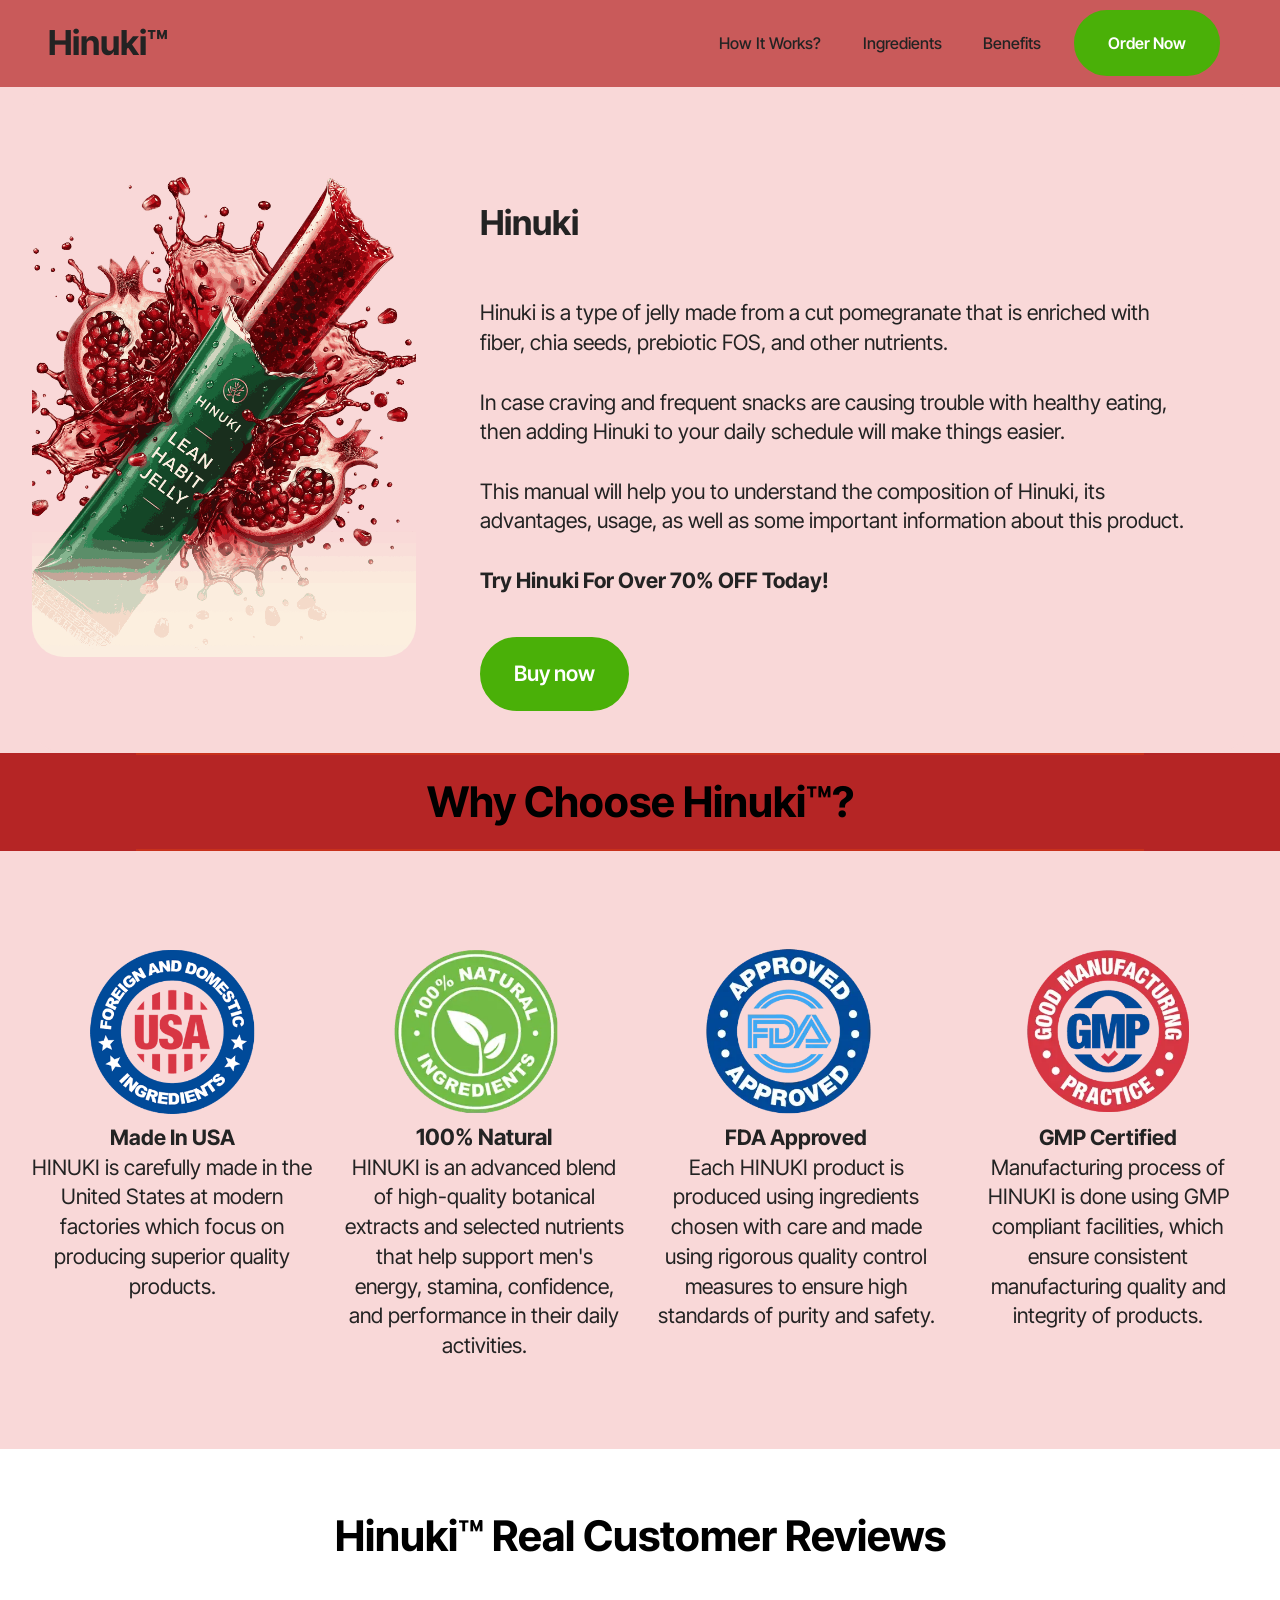
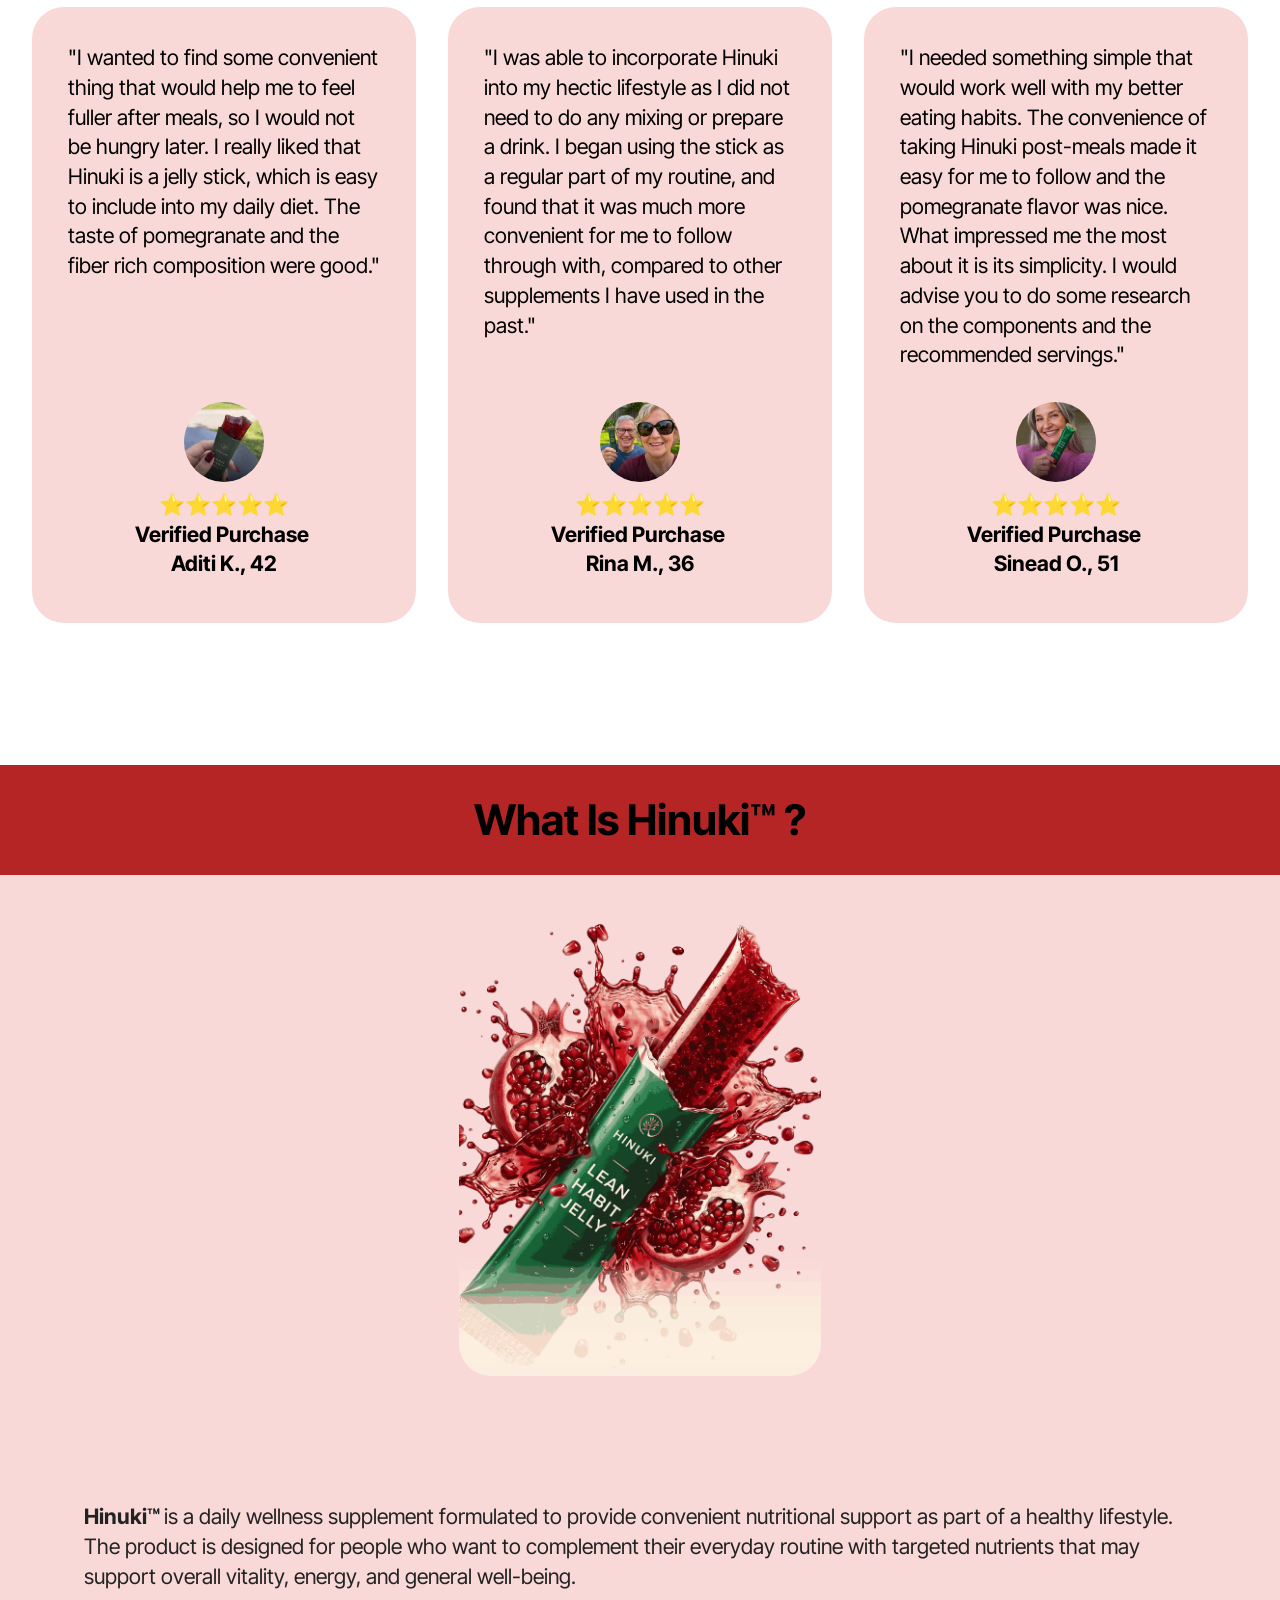
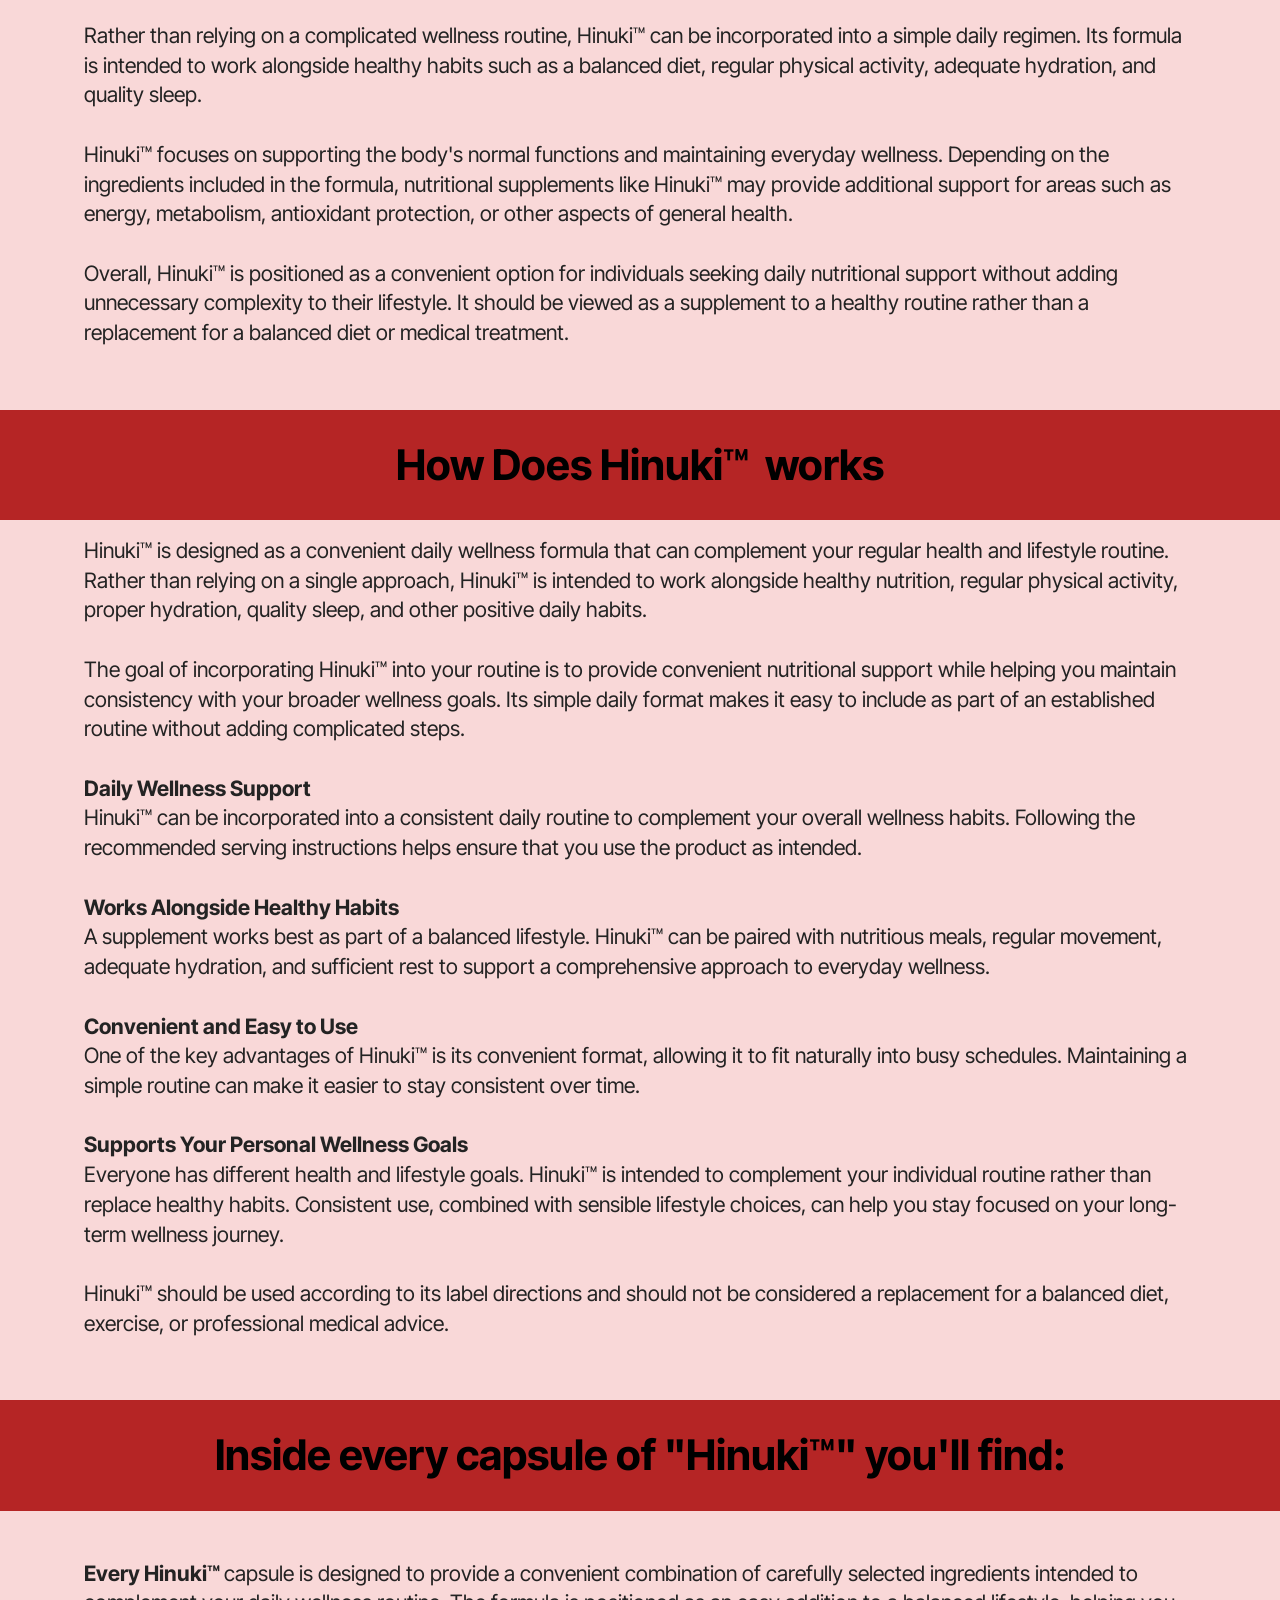
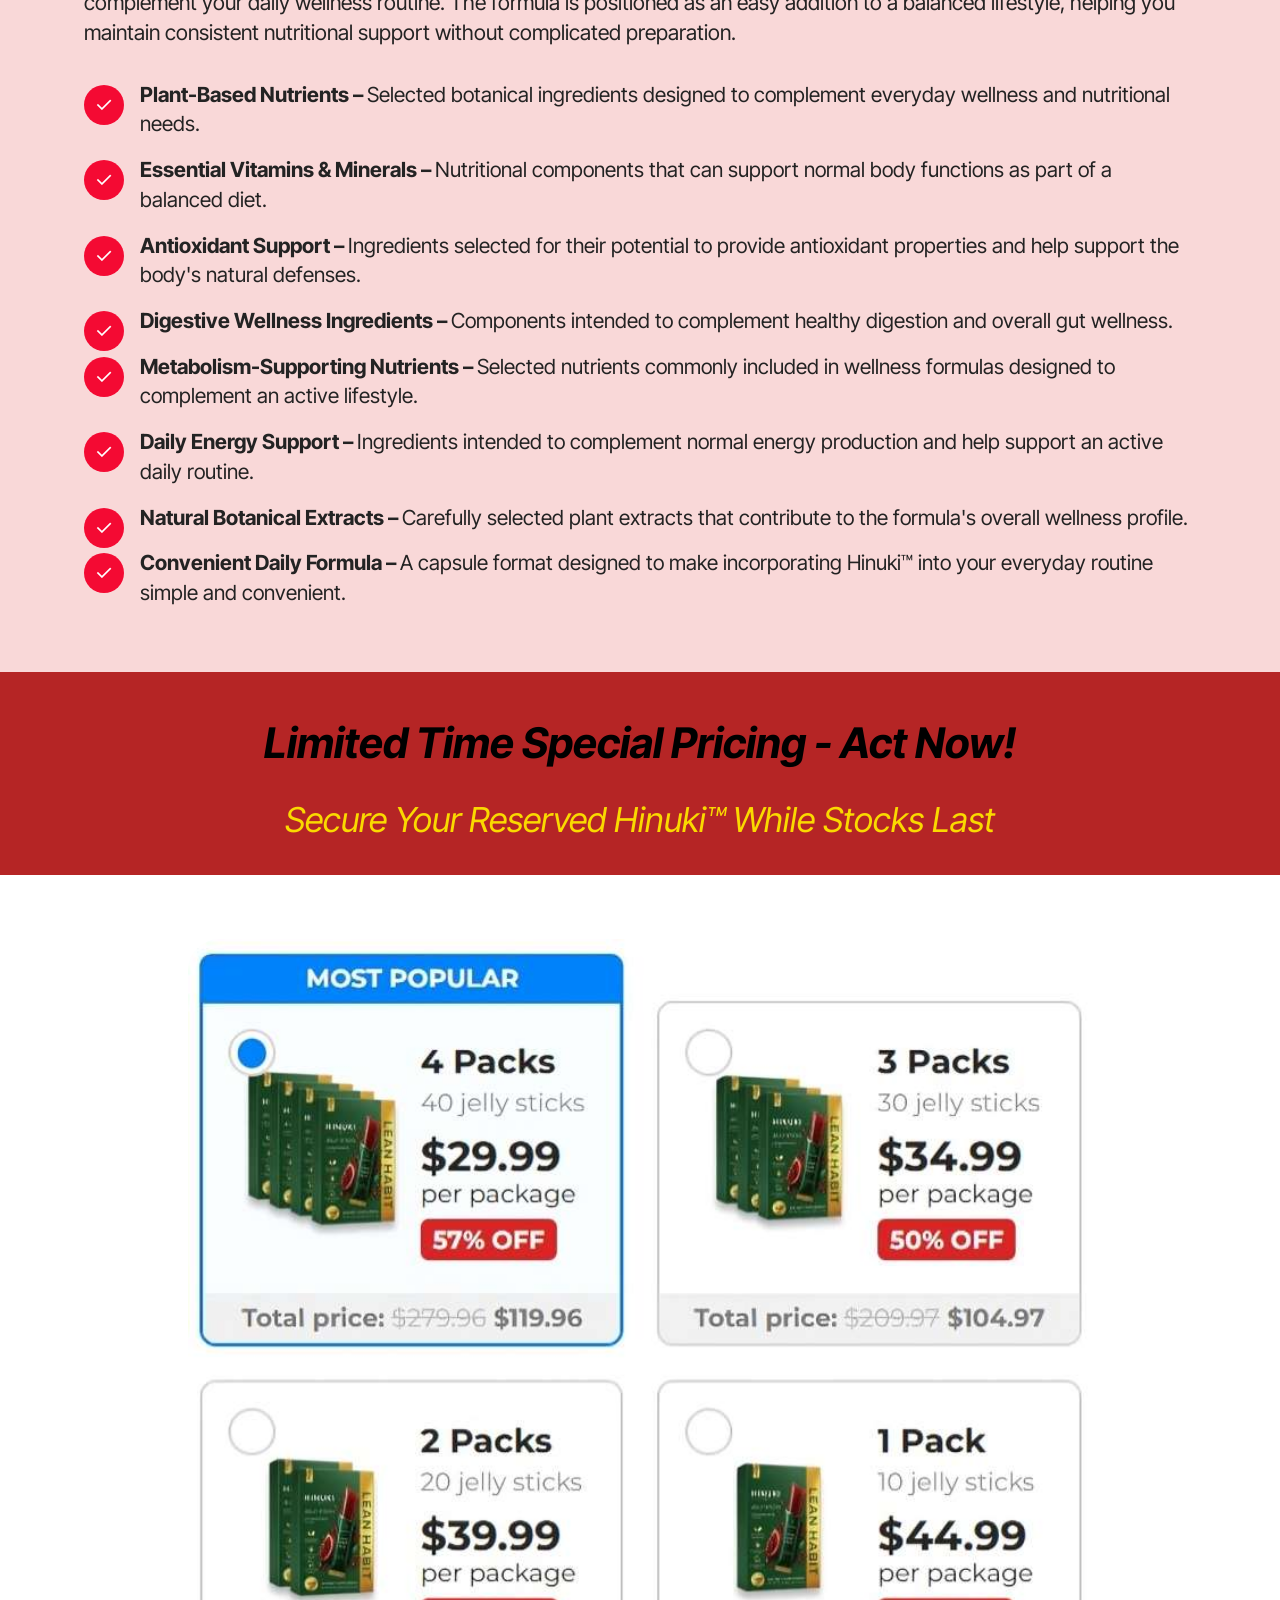
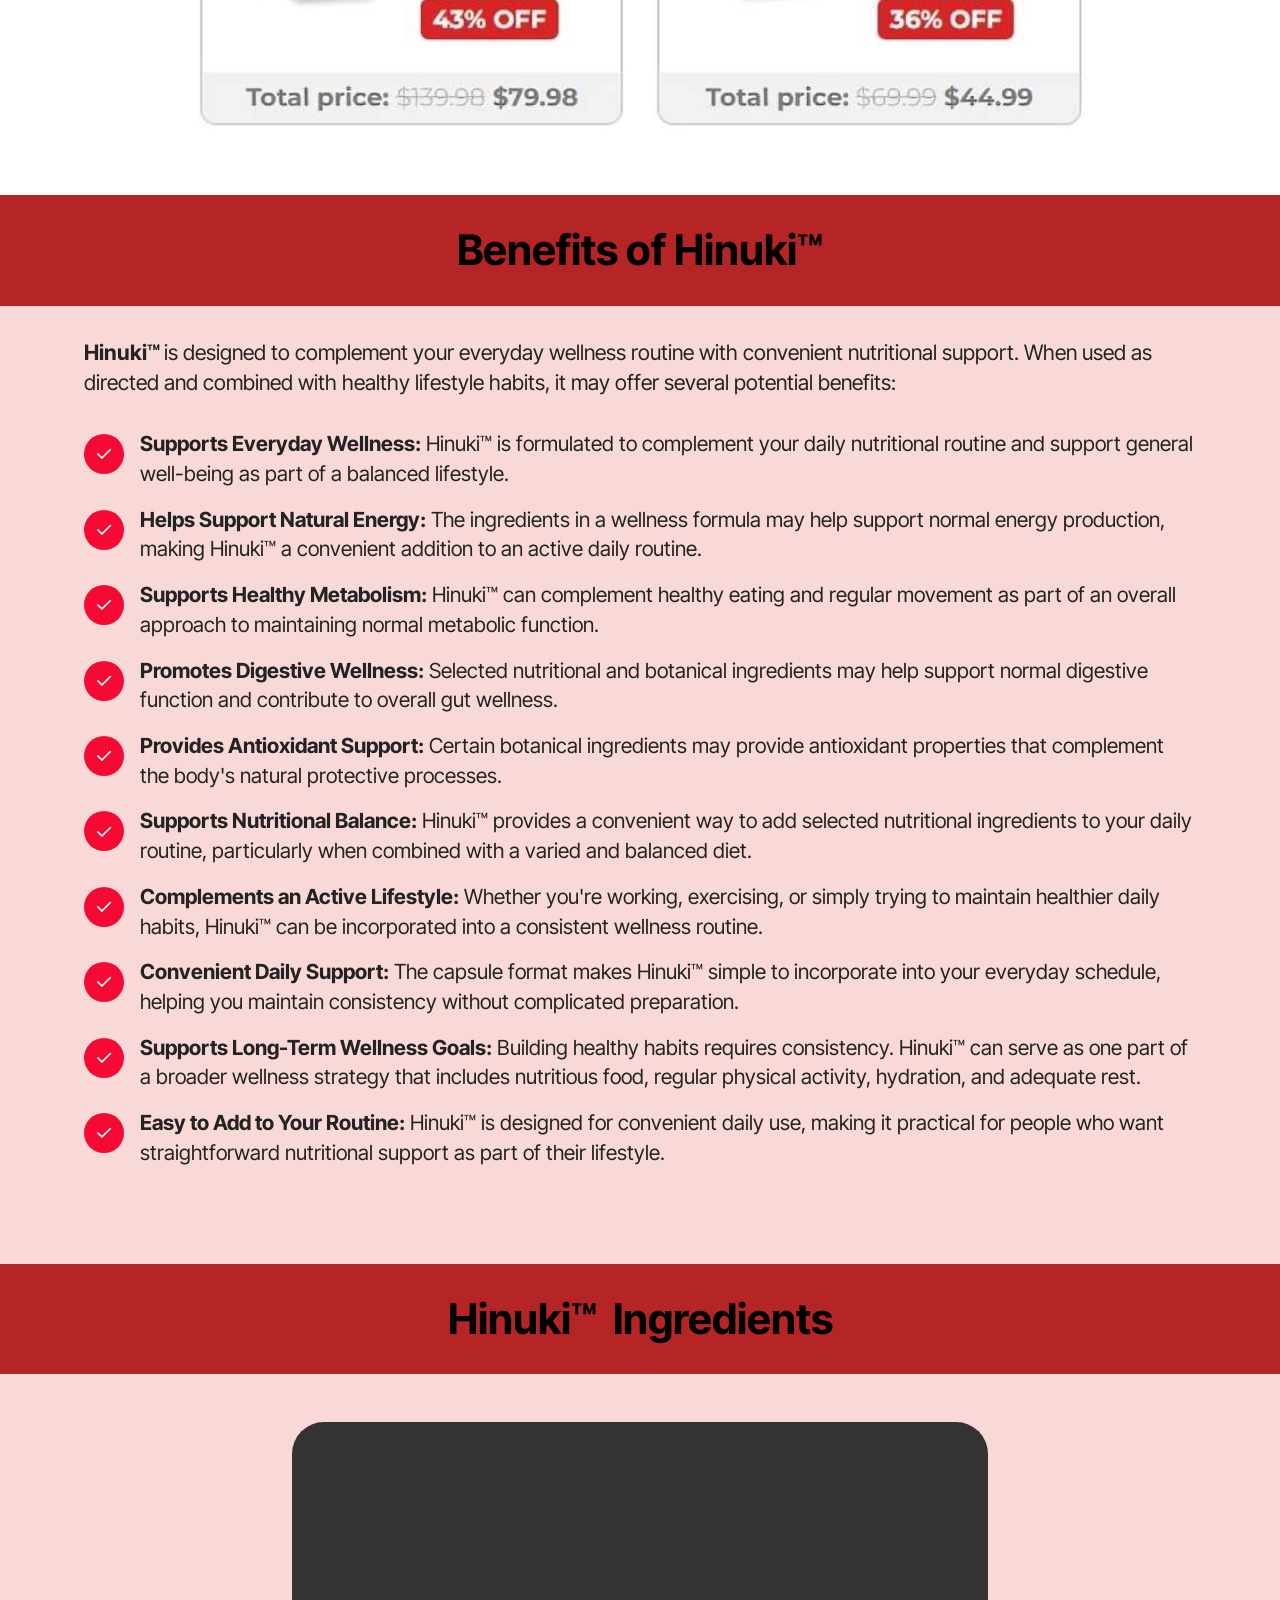
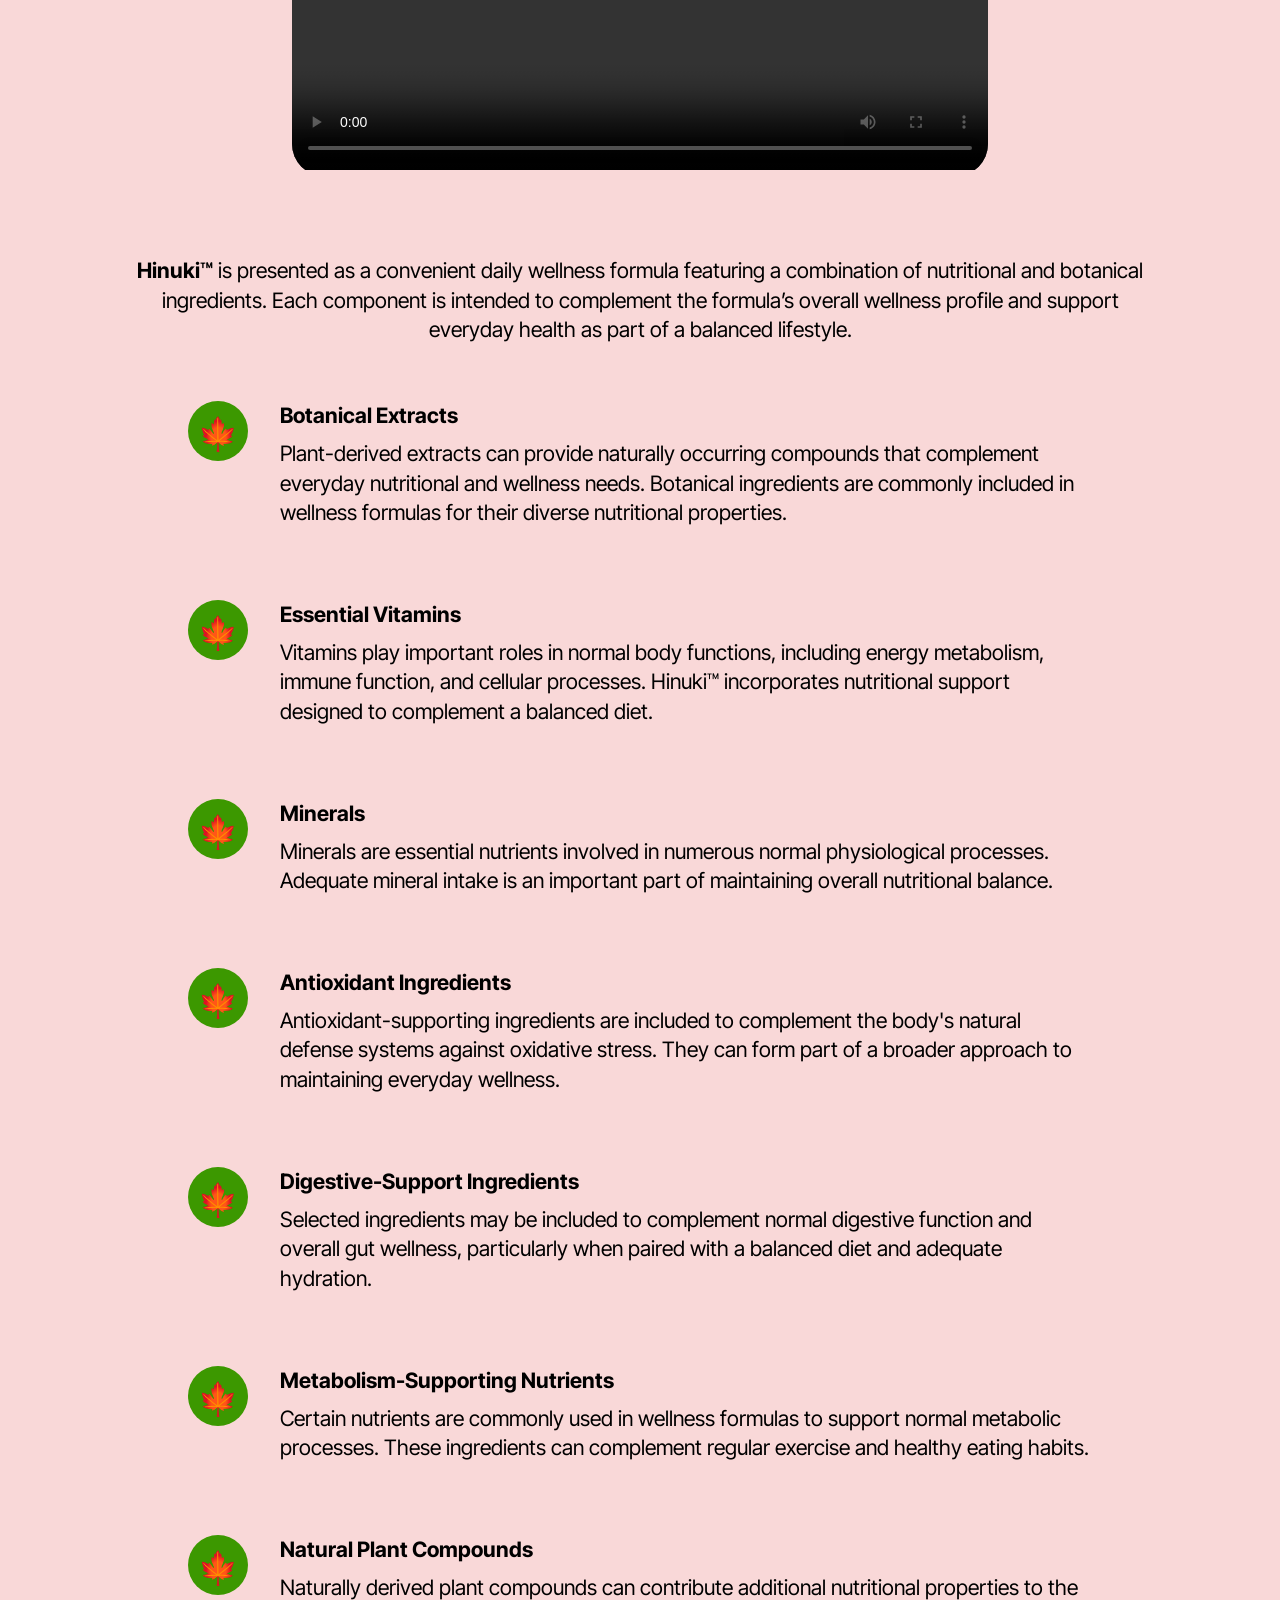
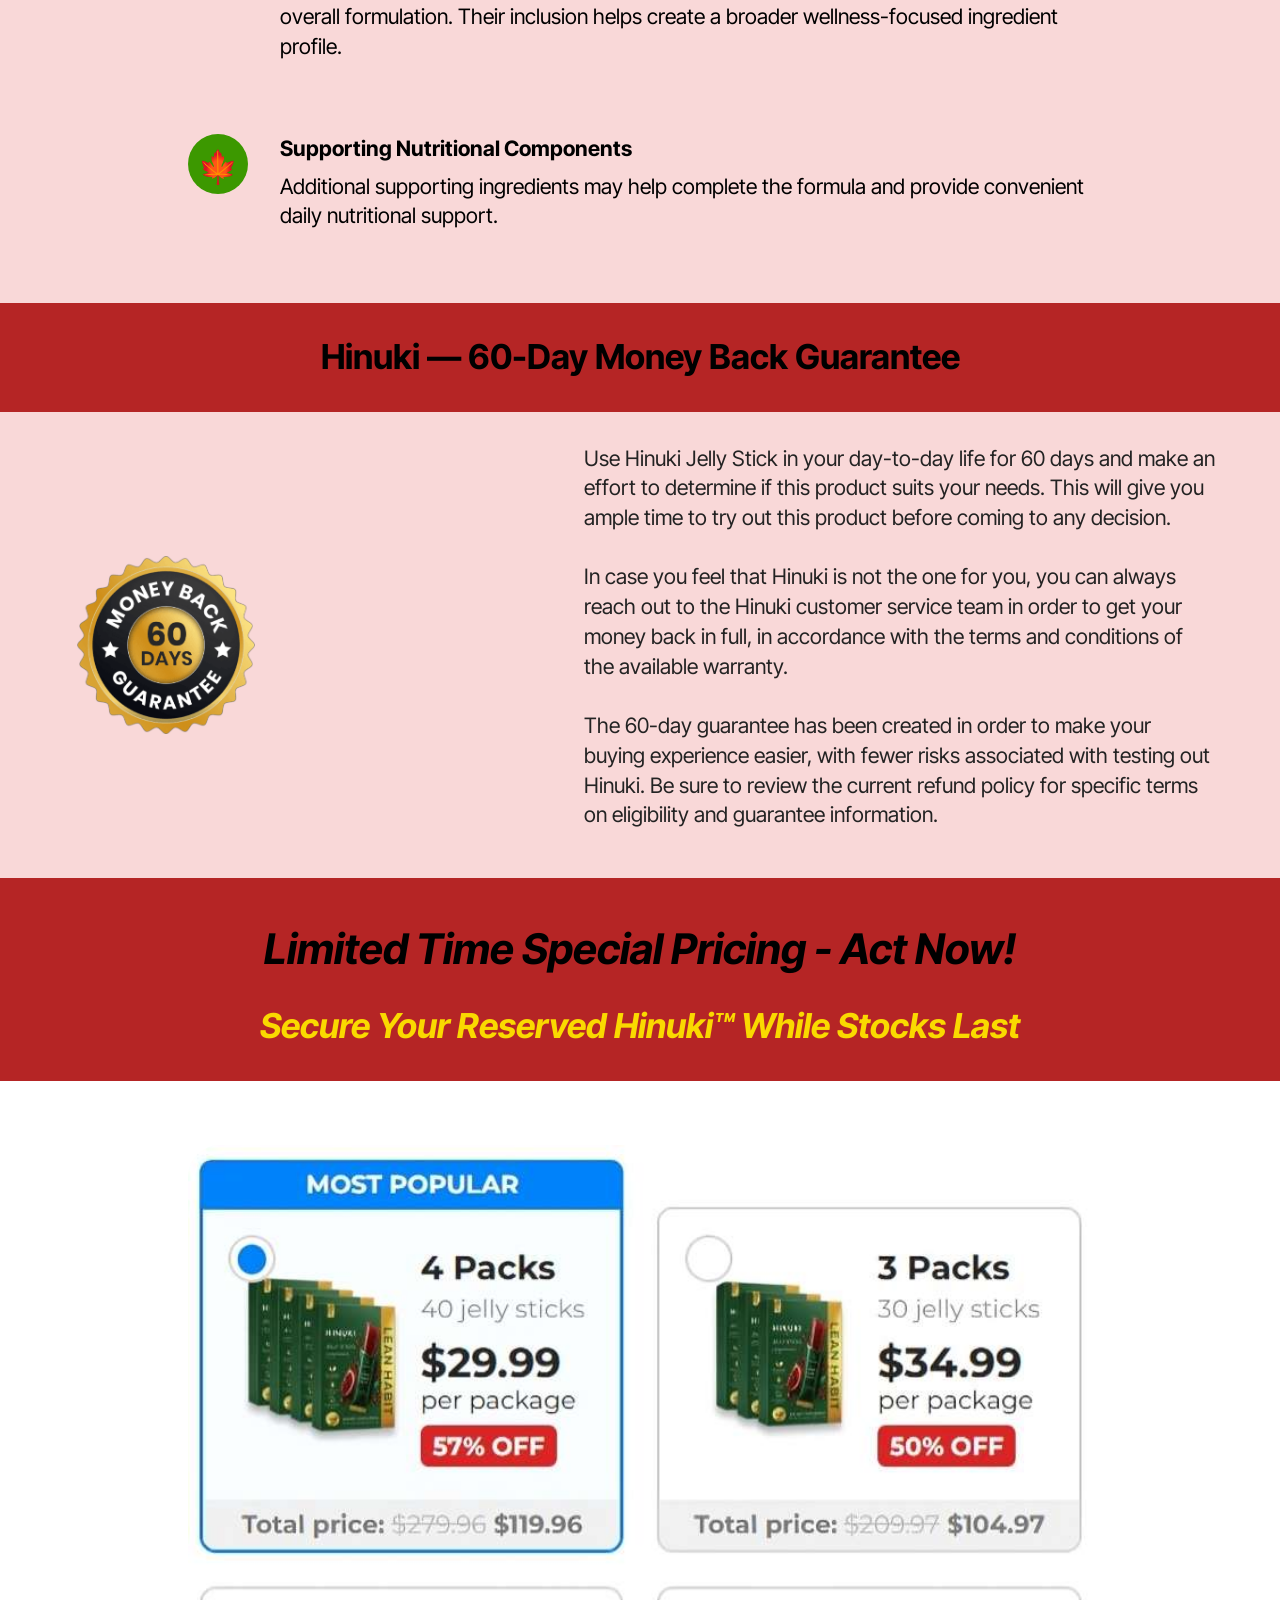
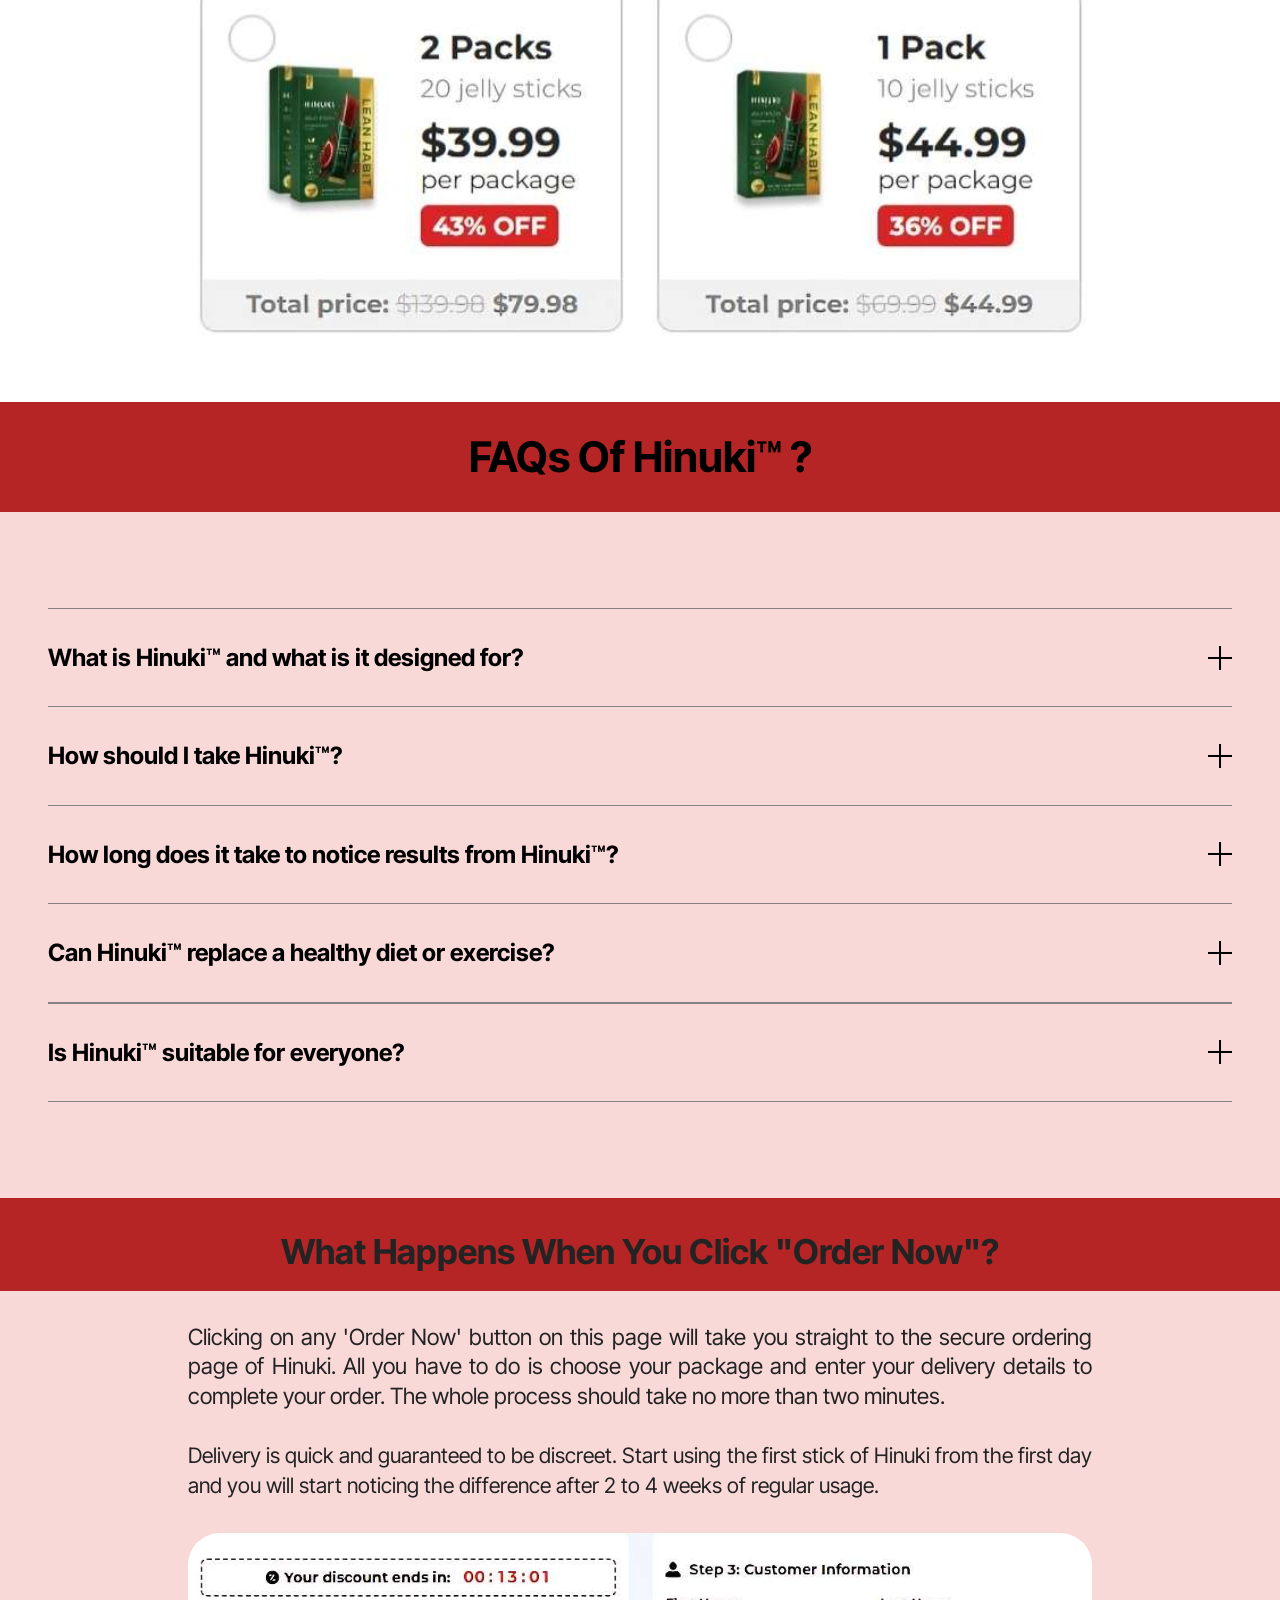
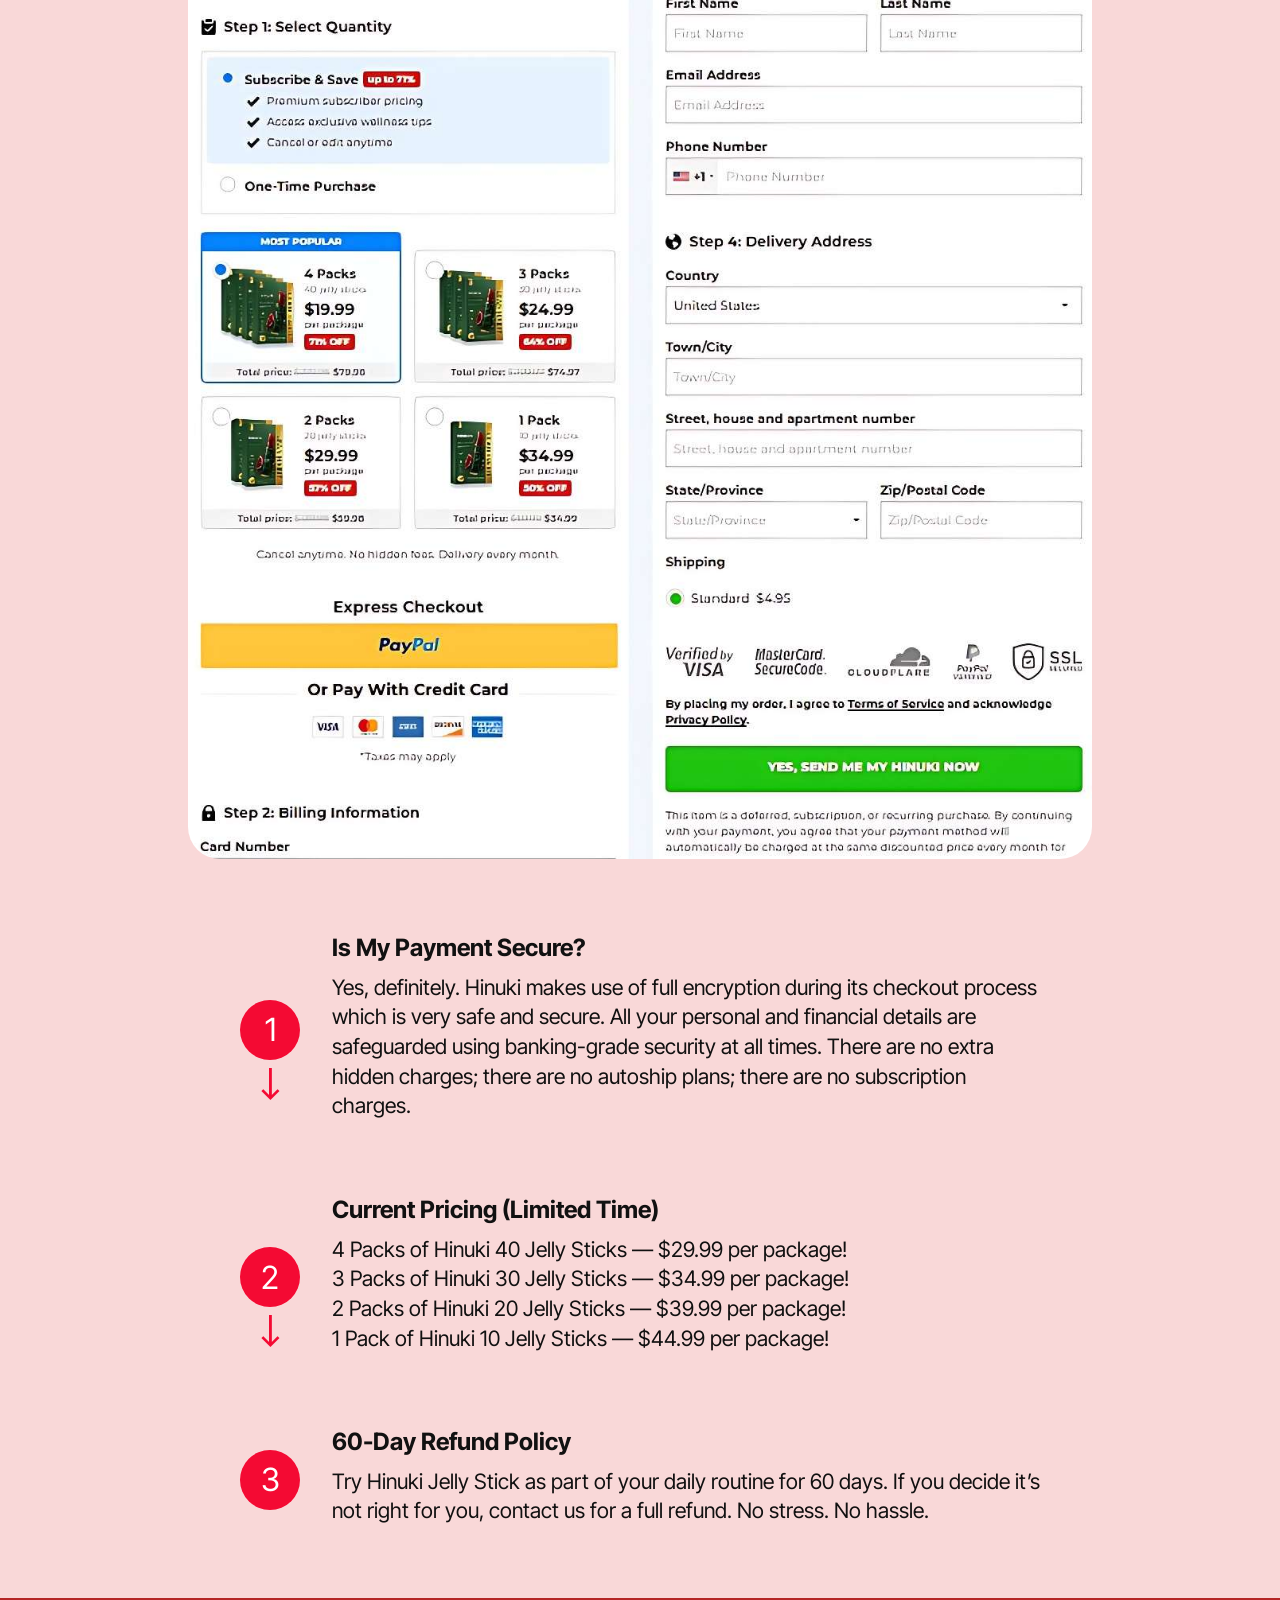
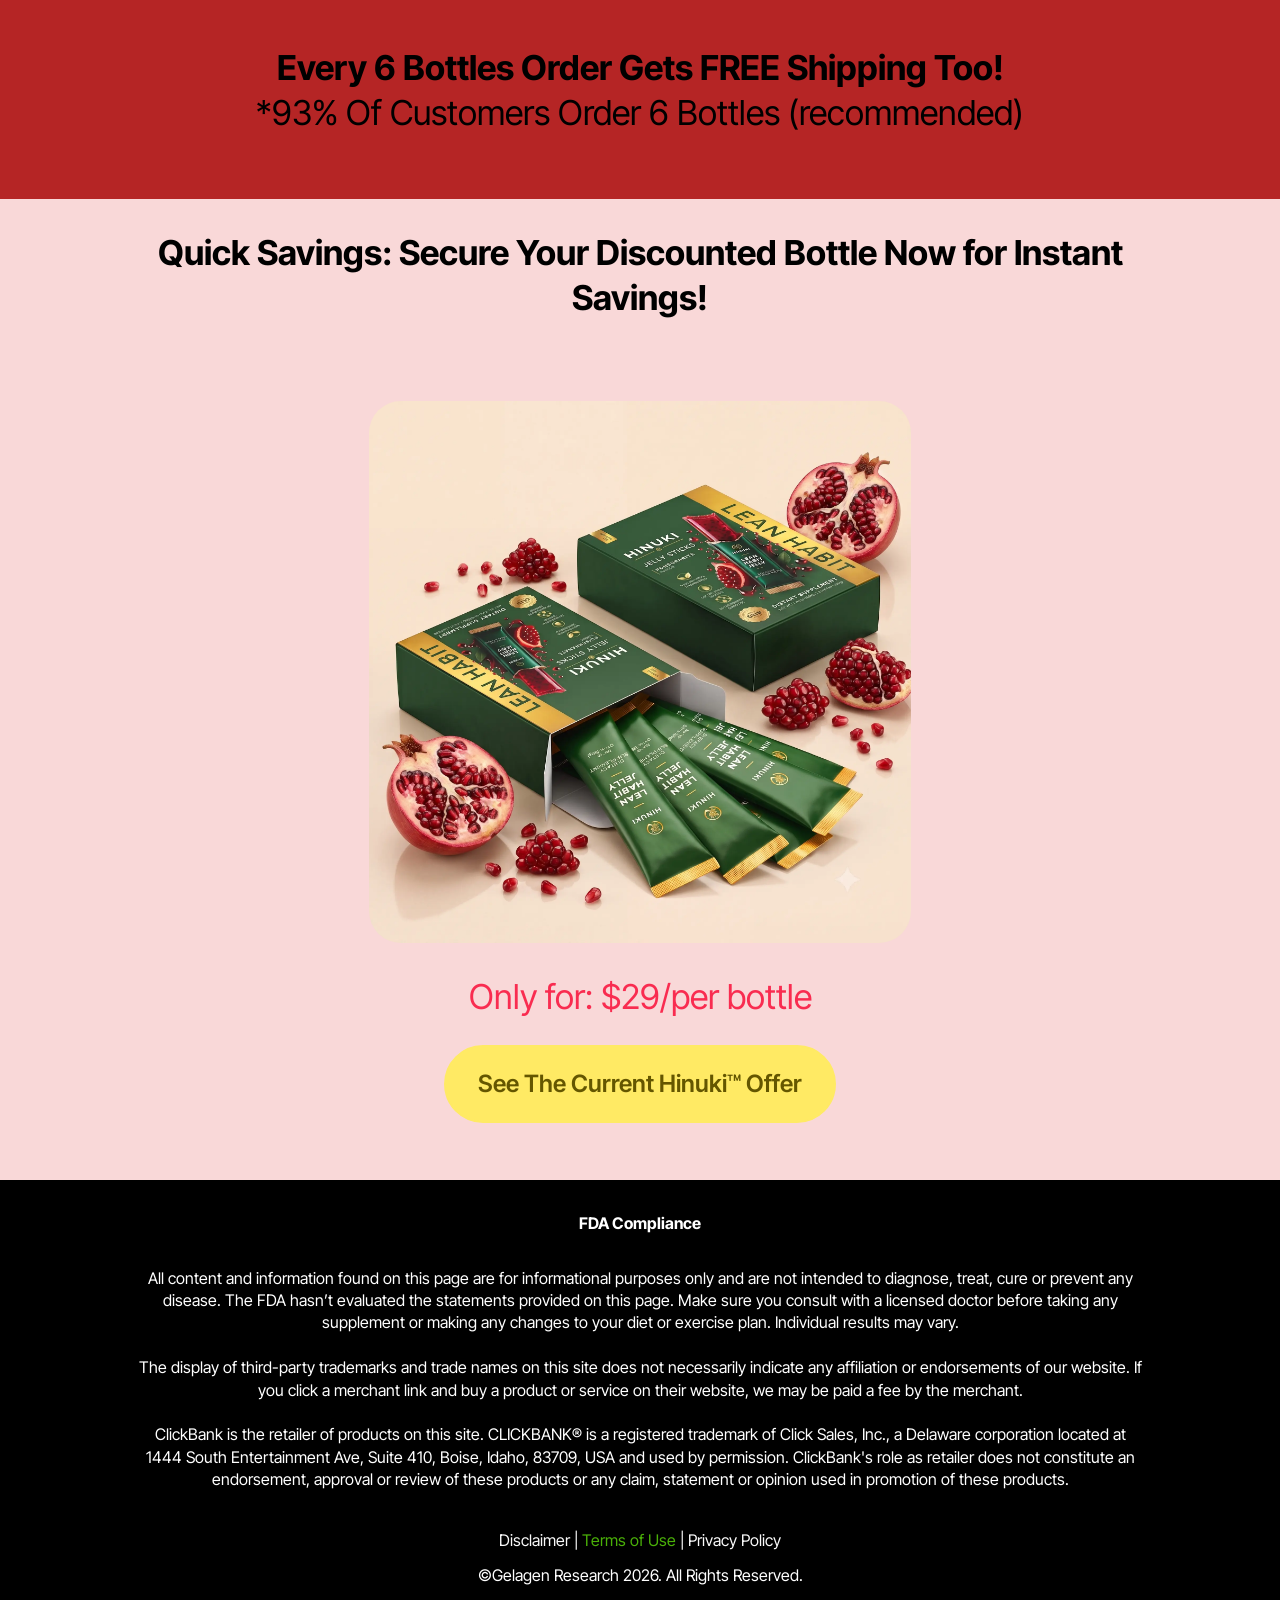
<file: index.html>
<!DOCTYPE html>
<html  lang="en">
<head>
  <!-- Site made with Mobirise Website Builder v6.1.12, https://mobirise.com -->
  <meta charset="UTF-8">
  <meta http-equiv="X-UA-Compatible" content="IE=edge">
  <meta name="generator" content="Mobirise v6.1.12, mobirise.com">
  <meta name="twitter:card" content="summary_large_image"/>
  <meta name="twitter:image:src" content="assets/images/index-meta.webp">
  <meta property="og:image" content="assets/images/index-meta.webp">
  <meta name="twitter:title" content="Hinuki™ – Daily Wellness Support for a Healthier You">
  <meta name="viewport" content="width=device-width, initial-scale=1, minimum-scale=1">
  <link rel="shortcut icon" href="assets/images/hinuki-sticks-pakage-1.webp" type="image/x-icon">
  <meta name="description" content="Discover Hinuki™ Daily Wellness Support, a convenient supplement designed to complement your healthy lifestyle and help you maintain your daily wellness routine with ease.">
  
  
  <title>Hinuki™ – Daily Wellness Support for a Healthier You</title>
  <link rel="stylesheet" href="assets/web/assets/mobirise-icons2/mobirise2.css">
  <link rel="stylesheet" href="assets/web/assets/mobirise-icons/mobirise-icons.css">
  <link rel="stylesheet" href="assets/bootstrap/css/bootstrap.min.css">
  <link rel="stylesheet" href="assets/dropdown/css/style.css">
  <link rel="stylesheet" href="assets/socicon/css/styles.css">
  <link rel="stylesheet" href="assets/theme/css/style.css">
  <link rel="preload" href="https://fonts.googleapis.com/css?family=Inter+Tight:100,200,300,400,500,600,700,800,900,100i,200i,300i,400i,500i,600i,700i,800i,900i&display=swap" as="style" onload="this.onload=null;this.rel='stylesheet'">
  <noscript><link rel="stylesheet" href="https://fonts.googleapis.com/css?family=Inter+Tight:100,200,300,400,500,600,700,800,900,100i,200i,300i,400i,500i,600i,700i,800i,900i&display=swap"></noscript>
  <link rel="preload" as="style" href="assets/mobirise/css/mbr-additional.css?v=cbcJIG"><link rel="stylesheet" href="assets/mobirise/css/mbr-additional.css?v=cbcJIG" type="text/css">
<meta name="msvalidate.01" content="E1C683F4EFB1ADD5ABCEF03F91AA41EB" />
	<meta name="google-site-verification" content="4bTPPsSgGg9mrN9ppGhdz5BRyaK9BWV9diWJw_Lr8Sk" />
  
  
  <meta name="keywords" content="prosta defend, prostadefend, prosta defend supplement, prosta defend pills">
 <meta name="author" content="prosta defend">
		
 <link rel="canonical" href="" >
</head>
<body>
  
  <section data-bs-version="5.1" class="menu menu2 cid-vvjRE5VQ8q" once="menu" id="menu2-21">
    
    <nav class="navbar navbar-dropdown navbar-expand-lg">
        <div class="container">
            <div class="navbar-brand">
                
                <span class="navbar-caption-wrap"><a class="navbar-caption text-black text-primary display-2" href="https://mwebzuno.com/13456/1282/10/?">Hinuki™<br></a></span>
            </div>
            <button class="navbar-toggler" type="button" data-toggle="collapse" data-bs-toggle="collapse" data-target="#navbarSupportedContent" data-bs-target="#navbarSupportedContent" aria-controls="navbarNavAltMarkup" aria-expanded="false" aria-label="Toggle navigation">
                <div class="hamburger">
                    <span></span>
                    <span></span>
                    <span></span>
                    <span></span>
                </div>
            </button>
            <div class="collapse navbar-collapse" id="navbarSupportedContent">
                <ul class="navbar-nav nav-dropdown" data-app-modern-menu="true"><li class="nav-item"><a class="nav-link link text-black text-primary display-4" href="index.html#header3-1m">How It Works?</a></li>
                    <li class="nav-item"><a class="nav-link link text-black text-primary display-4" href="index.html#features20-x">
                            Ingredients</a></li>
                    <li class="nav-item"><a class="nav-link link text-black text-primary display-4" href="index.html#header3-1n">Benefits</a>
                    </li></ul>
                
                <div class="navbar-buttons mbr-section-btn"><a class="btn btn-primary display-4" href="https://mwebzuno.com/13456/1282/10/?">Order Now</a></div>
            </div>
        </div>
    </nav>
</section>

<section data-bs-version="5.1" class="features7 cid-vvjSD3Nnea" id="features7-22">
    <!---->
    

    
    
    <div class="container">
        <div class="card-wrapper">
            <div class="row align-items-center">
                <div class="col-12 col-lg-4">
                    <div class="image-wrapper">
                        <a href="https://mwebzuno.com/13456/1282/10/?"><img src="assets/images/hinuki.webp" alt="Mobirise Website Builder"></a>
                    </div>
                </div>
                <div class="col-12 col-lg">
                    <div class="text-box">
                        <h5 class="mbr-title mbr-fonts-style display-2">
                            <strong><br></strong><strong><br></strong><strong>Hinuki</strong><br><strong><br></strong></h5>
                        <p class="mbr-text mbr-fonts-style display-7">Hinuki is a type of jelly made from a cut pomegranate that is enriched with fiber, chia seeds, prebiotic FOS, and other nutrients.<br><br>In case craving and frequent snacks are causing trouble with healthy eating, then adding Hinuki to your daily schedule will make things easier.<br><br>This manual will help you to understand the composition of Hinuki, its advantages, usage, as well as some important information about this product.<br><br><strong>Try Hinuki For Over 70% OFF Today!</strong><br></p>
                        
                        <div class="mbr-section-btn pt-3"><a href="https://mwebzuno.com/13456/1282/10/?" class="btn btn-primary display-7">Buy now</a></div>
                    </div>
                </div>
            </div>
        </div>
    </div>
</section>

<section data-bs-version="5.1" class="content6 cid-vvjX7Km81t" id="content6-24">
    
    <div class="container">
        <div class="row justify-content-center">
            <div class="col-md-12 col-lg-10">
                <hr class="line">
                <p class="mbr-text align-center mbr-fonts-style my-4 display-1"><strong>Why Choose&nbsp;Hinuki™?</strong><br></p>
                <hr class="line">
            </div>
        </div>
    </div>
</section>

<section data-bs-version="5.1" class="gallery5 mbr-gallery cid-vvjX5FZ1n5" id="gallery5-23">
    

    
    

    <div class="container">
        
        <div class="row mbr-gallery mt-4">
            <div class="col-12 col-md-6 col-lg-3 item gallery-image active">
                <div class="item-wrapper" data-toggle="modal" data-bs-toggle="modal" data-target="#vxDwjUNQhs-modal" data-bs-target="#vxDwjUNQhs-modal">
                    <img class="w-100" src="assets/images/made-in-usa-1.webp" alt="Mobirise Website Builder" data-slide-to="0" data-bs-slide-to="0" data-target="#lb-vxDwjUNQhs" data-bs-target="#lb-vxDwjUNQhs">
                    <div class="icon-wrapper">
                        <span class="mobi-mbri mobi-mbri-search mbr-iconfont mbr-iconfont-btn"></span>
                    </div>
                </div>
                <h1 class="mbr-item-subtitle mbr-fonts-style align-center mb-2 mt-2 display-7"><div><strong>Made In USA</strong></div><div>HINUKI is carefully made in the United States at modern factories which focus on producing superior quality products.</div><div>
</div><div>
</div></h1>
            </div>
            <div class="col-12 col-md-6 col-lg-3 item gallery-image">
                <div class="item-wrapper" data-toggle="modal" data-bs-toggle="modal" data-target="#vxDwjUNQhs-modal" data-bs-target="#vxDwjUNQhs-modal">
                    <img class="w-100" src="assets/images/100-natural-500x300.webp" alt="Mobirise Website Builder" data-slide-to="1" data-bs-slide-to="1" data-target="#lb-vxDwjUNQhs" data-bs-target="#lb-vxDwjUNQhs">
                    <div class="icon-wrapper">
                        <span class="mobi-mbri mobi-mbri-search mbr-iconfont mbr-iconfont-btn"></span>
                    </div>
                </div>
                <h1 class="mbr-item-subtitle mbr-fonts-style align-center mb-2 mt-2 display-7"><div><span style="font-size: 1.4rem;"><strong>100% Natural</strong></span></div><div>HINUKI is an advanced blend of high-quality botanical extracts and selected nutrients that help support men's energy, stamina, confidence, and performance in their daily activities.</div><div>
</div><div>
</div></h1>
            </div>
            
            <div class="col-12 col-md-6 col-lg-3 item gallery-image">
                <div class="item-wrapper" data-toggle="modal" data-bs-toggle="modal" data-target="#vxDwjUNQhs-modal" data-bs-target="#vxDwjUNQhs-modal">
                    <img class="w-100" src="assets/images/fda-approved-500x300.webp" alt="Mobirise Website Builder" data-slide-to="2" data-bs-slide-to="2" data-target="#lb-vxDwjUNQhs" data-bs-target="#lb-vxDwjUNQhs">
                    <div class="icon-wrapper">
                        <span class="mobi-mbri mobi-mbri-search mbr-iconfont mbr-iconfont-btn"></span>
                    </div>
                </div>
                <h1 class="mbr-item-subtitle mbr-fonts-style align-center mb-2 mt-2 display-7"><div><strong>FDA Approved</strong></div><div>Each HINUKI product is produced using ingredients chosen with care and made using rigorous quality control measures to ensure high standards of purity and safety.</div><div>
</div></h1>
            </div><div class="col-12 col-md-6 col-lg-3 item gallery-image">
                <div class="item-wrapper" data-toggle="modal" data-bs-toggle="modal" data-target="#vxDwjUNQhs-modal" data-bs-target="#vxDwjUNQhs-modal">
                    <img class="w-100" src="assets/images/gmp-certified-500x300.webp" alt="Mobirise Website Builder" data-slide-to="3" data-bs-slide-to="3" data-target="#lb-vxDwjUNQhs" data-bs-target="#lb-vxDwjUNQhs">
                    <div class="icon-wrapper">
                        <span class="mobi-mbri mobi-mbri-search mbr-iconfont mbr-iconfont-btn"></span>
                    </div>
                </div>
                <h1 class="mbr-item-subtitle mbr-fonts-style align-center mb-2 mt-2 display-7"><div><strong>GMP Certified</strong></div><div>Manufacturing process of HINUKI is done using GMP compliant facilities, which ensure consistent manufacturing quality and integrity of products.</div></h1>
            </div>
        </div>

        <div class="modal mbr-slider" tabindex="-1" role="dialog" aria-hidden="true" id="vxDwjUNQhs-modal">
            <div class="modal-dialog" role="document">
                <div class="modal-content">
                    <div class="modal-body">
                        <div class="carousel slide" id="lb-vxDwjUNQhs" data-interval="5000" data-bs-interval="5000">
                            <div class="carousel-inner">
                                <div class="carousel-item active">
                                    <img class="d-block w-100" src="assets/images/made-in-usa-1.webp" alt="Mobirise Website Builder">
                                </div>
                                <div class="carousel-item">
                                    <img class="d-block w-100" src="assets/images/100-natural-500x300.webp" alt="Mobirise Website Builder">
                                </div>
                                
                                <div class="carousel-item">
                                    <img class="d-block w-100" src="assets/images/fda-approved-500x300.webp" alt="Mobirise Website Builder">
                                </div><div class="carousel-item">
                                    <img class="d-block w-100" src="assets/images/gmp-certified-500x300.webp" alt="Mobirise Website Builder">
                                </div>
                            </div>
                            <ol class="carousel-indicators">
                                <li data-slide-to="0" data-bs-slide-to="0" class="active" data-target="#lb-vxDwjUNQhs" data-bs-target="#lb-vxDwjUNQhs"></li>
                                <li data-slide-to="1" data-bs-slide-to="1" data-target="#lb-vxDwjUNQhs" data-bs-target="#lb-vxDwjUNQhs"></li>
                                <li data-slide-to="2" data-bs-slide-to="2" data-target="#lb-vxDwjUNQhs" data-bs-target="#lb-vxDwjUNQhs"></li>
                                <li data-slide-to="3" data-bs-slide-to="3" data-target="#lb-vxDwjUNQhs" data-bs-target="#lb-vxDwjUNQhs"></li>
                            </ol>
                            <a role="button" href="" class="close" data-dismiss="modal" data-bs-dismiss="modal" aria-label="Close">
                            </a>
                            <a class="carousel-control-prev carousel-control" role="button" data-slide="prev" data-bs-slide="prev" href="#lb-vxDwjUNQhs">
                                <span class="mobi-mbri mobi-mbri-arrow-prev" aria-hidden="true"></span>
                                <span class="sr-only visually-hidden">Previous</span>
                            </a>
                            <a class="carousel-control-next carousel-control" role="button" data-slide="next" data-bs-slide="next" href="#lb-vxDwjUNQhs">
                                <span class="mobi-mbri mobi-mbri-arrow-next" aria-hidden="true"></span>
                                <span class="sr-only visually-hidden">Next</span>
                            </a>
                        </div>
                    </div>
                </div>
            </div>
        </div>
    </div>
</section>

<section data-bs-version="5.1" class="people04 cid-vvjZd48blB" id="people04-27">
	
	
	<div class="container">
		<div class="row mb-5 justify-content-center">
			<div class="col-12 mb-0 content-head">
				<h3 class="mbr-section-title mbr-fonts-style align-center mb-0 display-1"><strong>Hinuki™ Real Customer Reviews</strong></h3>
				
			</div>
		</div>
		<div class="row mbr-masonry" data-masonry="{&quot;percentPosition&quot;: true }">
			
			<div class="item features-without-image col-12 col-md-6 col-lg-4 active">
				<div class="item-wrapper">
					<div class="card-box align-left">
						<p class="card-text mbr-fonts-style display-7">
							"I wanted to find some convenient thing that would help me to feel fuller after meals, so I would not be hungry later. I really liked that Hinuki is a jelly stick, which is easy to include into my daily diet. The taste of pomegranate and the fiber rich composition were good."<br><br><br><br>
						</p>
						<div class="img-wrapper mt-4 mb-2">
							<img src="assets/images/hinuki-customer-review-1.webp" data-slide-to="1" data-bs-slide-to="1" alt="Aditi K., 42">
						</div>
						<h5 class="card-title mbr-fonts-style display-7"><strong>⭐⭐⭐⭐⭐</strong><br><strong>Verified Purchase&nbsp;</strong><br><strong>Aditi K., 42</strong></h5>
					</div>
				</div>
			</div>
			<div class="item features-without-image col-12 col-md-6 col-lg-4">
				<div class="item-wrapper">
					<div class="card-box align-left">
						<p class="card-text mbr-fonts-style display-7">"I was able to incorporate Hinuki into my hectic lifestyle as I did not need to do any mixing or prepare a drink. I began using the stick as a regular part of my routine, and found that it was much more convenient for me to follow through with, compared to other supplements I have used in the past."<br><br>
						</p>
						<div class="img-wrapper mt-4 mb-2">
							<img src="assets/images/hinuki-customer-review-2.webp" data-slide-to="2" data-bs-slide-to="2" alt="Rina M., 36">
						</div>
						<h5 class="card-title mbr-fonts-style display-7">
							<strong>⭐⭐⭐⭐⭐</strong><br><strong>Verified Purchase&nbsp;</strong><br><strong>
</strong>
						<div><strong>Rina M., 36</strong></div></h5>
					</div>
				</div>
			</div>
			
			<div class="item features-without-image col-12 col-md-6 col-lg-4">
				<div class="item-wrapper">
					<div class="card-box align-left">
						<p class="card-text mbr-fonts-style display-7">
							"I needed something simple that would work well with my better eating habits. The convenience of taking Hinuki post-meals made it easy for me to follow and the pomegranate flavor was nice. What impressed me the most about it is its simplicity. I would advise you to do some research on the components and the recommended servings."
						</p>
						<div class="img-wrapper mt-4 mb-2">
							<img src="assets/images/hinuki-customer-review-3.webp" data-slide-to="4" data-bs-slide-to="4" alt="Sinead O., 51">
						</div>
						<h5 class="card-title mbr-fonts-style display-7"><strong>⭐⭐⭐⭐⭐</strong><br><strong>Verified Purchase&nbsp;</strong><br><strong>Sinead O., 51</strong></h5>
					</div>
				</div>
			</div>
			
		</div>
	</div>
</section>

<section data-bs-version="5.1" class="header3 cid-uSwx4cJ0TO" id="header3-4">

    

    
    

    <div class="align-center container">
        <div class="row justify-content-center">
            <div class="col-12 col-lg-12">
                
                <h2 class="mbr-section-subtitle mbr-fonts-style mb-3 display-1"><strong>What Is Hinuki™ ?</strong></h2>
                
                
            </div>
        </div>
    </div>
</section>

<section data-bs-version="5.1" class="header9 cid-uSwxo9HcY4" id="header9-6">

    

    
    

    <div class="text-center container">
        <div class="row justify-content-center">
            <div class="col-md-12 col-lg-9">
                <div class="image-wrap mb-4">
                    <a href="https://mwebzuno.com/13456/1282/10/?"><img src="assets/images/hinuki.webp" alt="Gelagen Official"></a>
                </div>
                
                
                
            </div>
        </div>
    </div>
</section>

<section data-bs-version="5.1" class="content4 cid-uSwx5BcQWN" id="content4-5">
    

    
    
    <div class="container">
        <div class="row justify-content-center">
            <div class="title col-md-12 col-lg-11">
                
                <h4 class="mbr-section-subtitle align-center mbr-fonts-style mb-4 display-7"><div><br></div><div><strong>Hinuki™ </strong>is a daily wellness supplement formulated to provide convenient nutritional support as part of a healthy lifestyle. The product is designed for people who want to complement their everyday routine with targeted nutrients that may support overall vitality, energy, and general well-being.</div><div><strong><br></strong></div><div>
</div><div>Rather than relying on a complicated wellness routine, Hinuki™ can be incorporated into a simple daily regimen. Its formula is intended to work alongside healthy habits such as a balanced diet, regular physical activity, adequate hydration, and quality sleep.</div><div><br></div><div>
</div><div>Hinuki™ focuses on supporting the body's normal functions and maintaining everyday wellness. Depending on the ingredients included in the formula, nutritional supplements like Hinuki™ may provide additional support for areas such as energy, metabolism, antioxidant protection, or other aspects of general health.</div><div><br></div><div>Overall, Hinuki™ is positioned as a convenient option for individuals seeking daily nutritional support without adding unnecessary complexity to their lifestyle. It should be viewed as a supplement to a healthy routine rather than a replacement for a balanced diet or medical treatment.</div><div><br></div><div>
</div><div>
</div><div>
</div><div>
</div><div>
</div><div>
</div></h4>
                
            </div>
        </div>
    </div>
</section>

<section data-bs-version="5.1" class="header3 cid-uSwy3EeQp4" id="header3-7">

    

    
    

    <div class="align-center container">
        <div class="row justify-content-center">
            <div class="col-12 col-lg-12">
                
                <h2 class="mbr-section-subtitle mbr-fonts-style mb-3 display-1"><strong>How Does Hinuki™&nbsp; works</strong></h2>
                
                
            </div>
        </div>
    </div>
</section>

<section data-bs-version="5.1" class="content4 cid-uSwy4P6KjC" id="content4-8">
    

    
    
    <div class="container">
        <div class="row justify-content-center">
            <div class="title col-md-12 col-lg-11">
                
                <h4 class="mbr-section-subtitle align-center mbr-fonts-style mb-4 display-7"><div>Hinuki™ is designed as a convenient daily wellness formula that can complement your regular health and lifestyle routine. Rather than relying on a single approach, Hinuki™ is intended to work alongside healthy nutrition, regular physical activity, proper hydration, quality sleep, and other positive daily habits.</div><div><br></div><div>The goal of incorporating Hinuki™ into your routine is to provide convenient nutritional support while helping you maintain consistency with your broader wellness goals. Its simple daily format makes it easy to include as part of an established routine without adding complicated steps.</div><div><br></div><strong>Daily Wellness Support<br></strong><div>Hinuki™ can be incorporated into a consistent daily routine to complement your overall wellness habits. Following the recommended serving instructions helps ensure that you use the product as intended.</div><div><br></div><div><strong>Works Alongside Healthy Habits</strong></div><div><span style="font-size: 1.4rem;"><strong>
</strong></span></div><div>A supplement works best as part of a balanced lifestyle. Hinuki™ can be paired with nutritious meals, regular movement, adequate hydration, and sufficient rest to support a comprehensive approach to everyday wellness.</div><br><div><strong>Convenient and Easy to Use</strong></div><div>One of the key advantages of Hinuki™ is its convenient format, allowing it to fit naturally into busy schedules. Maintaining a simple routine can make it easier to stay consistent over time.</div><br><div><strong>Supports Your Personal Wellness Goals</strong></div><div>Everyone has different health and lifestyle goals. Hinuki™ is intended to complement your individual routine rather than replace healthy habits. Consistent use, combined with sensible lifestyle choices, can help you stay focused on your long-term wellness journey.</div><div><br></div><div>Hinuki™ should be used according to its label directions and should not be considered a replacement for a balanced diet, exercise, or professional medical advice.</div><div><br></div><div><span style="font-size: 1.4rem;">
</span></div><div><span style="font-size: 1.4rem;">
</span></div><div><span style="font-size: 1.4rem;">
</span></div><div><span style="font-size: 1.4rem;">
</span></div></h4>
                
            </div>
        </div>
    </div>
</section>

<section data-bs-version="5.1" class="header3 cid-v9Z7cN19hR" id="header3-1v">

    

    
    

    <div class="align-center container">
        <div class="row justify-content-center">
            <div class="col-12 col-lg-12">
                
                <h2 class="mbr-section-subtitle mbr-fonts-style mb-3 display-1"><strong>Inside every capsule of "Hinuki™" you'll find:</strong></h2>
                
                
            </div>
        </div>
    </div>
</section>

<section data-bs-version="5.1" class="content8 cid-v1XUQZJSzF" id="content8-1l">
    
    <div class="container">
        <div class="row justify-content-center">
            <div class="counter-container col-md-12 col-lg-11">
                <h4 class="mbr-section-title mbr-fonts-style mb-4 display-7"><strong>Every Hinuki™ </strong>capsule is designed to provide a convenient combination of carefully selected ingredients intended to complement your daily wellness routine. The formula is positioned as an easy addition to a balanced lifestyle, helping you maintain consistent nutritional support without complicated preparation.</h4>
                <div class="mbr-text mbr-fonts-style display-7">
                    <ul>
                        <li><span style="font-size: 20.8px;"><strong>Plant-Based Nutrients – </strong>Selected botanical ingredients designed to complement everyday wellness and nutritional needs.</span></li><li><span style="font-size: 20.8px;"><strong>Essential Vitamins &amp; Minerals – </strong>Nutritional components that can support normal body functions as part of a balanced diet.</span></li><li><strong style="font-size: 20.8px;">Antioxidant Support – </strong><span style="font-size: 20.8px;">Ingredients selected for their potential to provide antioxidant properties and help support the body's natural defenses.</span></li><li><span style="font-size: 20.8px;"><strong>Digestive Wellness Ingredients – </strong>Components intended to complement healthy digestion and overall gut wellness.</span></li><li><span style="font-size: 20.8px;"><strong>Metabolism-Supporting Nutrients – </strong>Selected nutrients commonly included in wellness formulas designed to complement an active lifestyle.</span></li><li><span style="font-size: 20.8px;"><strong>Daily Energy Support – </strong>Ingredients intended to complement normal energy production and help support an active daily routine.</span></li><li><span style="font-size: 20.8px;"><strong>Natural Botanical Extracts – </strong>Carefully selected plant extracts that contribute to the formula's overall wellness profile.</span></li><li><span style="font-size: 20.8px;"><strong>Convenient Daily Formula – </strong>A capsule format designed to make incorporating Hinuki™ into your everyday routine simple and convenient.</span></li>
                    </ul>
                </div>
            </div>
        </div>
    </div>
</section>

<section data-bs-version="5.1" class="content4 cid-uSwyrY4N6k" id="content4-9">
    

    
    
    <div class="container">
        <div class="row justify-content-center">
            <div class="title col-md-12 col-lg-11">
                <h3 class="mbr-section-title mbr-fonts-style align-center mb-4 display-1"><strong><em>Limited Time Special Pricing - Act Now!</em></strong></h3>
                <h4 class="mbr-section-subtitle align-center mbr-fonts-style mb-4 display-2"><em>Secure Your Reserved Hinuki™ While Stocks Last</em></h4>
                
            </div>
        </div>
    </div>
</section>

<section data-bs-version="5.1" class="header10 cid-vxA0gjjKCG" id="header10-29">

    

    

    <div class="align-center container">
        <div class="row justify-content-center">
            <div class="col-md-12 col-lg-9">
                
                
                
                <div class="image-wrap mt-4">
                    <a href="https://mwebzuno.com/13456/1282/10/?"><img src="assets/images/hinuki-price.webp" alt="VivoGut - Order Page" title="Ikaria Lean Belly Juice"></a><br>
                </div>
            </div>
        </div>
    </div>
</section>

<section data-bs-version="5.1" class="header3 cid-v1XV2cMDDJ" id="header3-1m">

    

    
    

    <div class="align-center container">
        <div class="row justify-content-center">
            <div class="col-12 col-lg-12">
                
                <h2 class="mbr-section-subtitle mbr-fonts-style mb-3 display-1"><strong>Benefits of Hinuki™</strong></h2>
                
                
            </div>
        </div>
    </div>
</section>

<section data-bs-version="5.1" class="content5 cid-v1XUQbpUqO" id="content5-1k">
    
    <div class="container">
        <div class="row justify-content-center">
            <div class="col-md-12 col-lg-11">
                
                
                <p class="mbr-text mbr-fonts-style display-7"><strong>Hinuki™ </strong>is designed to complement your everyday wellness routine with convenient nutritional support. When used as directed and combined with healthy lifestyle habits, it may offer several potential benefits:<br></p>                
         </div>
        </div>
    </div>
</section>

<section data-bs-version="5.1" class="content8 cid-v9Z7uphgOG" id="content8-1x">
    
    <div class="container">
        <div class="row justify-content-center">
            <div class="counter-container col-md-12 col-lg-11">
                
                <div class="mbr-text mbr-fonts-style display-7">
                    <ul>
                        <li><span style="font-size: 20.8px;"><strong>Supports Everyday Wellness:</strong>&nbsp;Hinuki™ is formulated to complement your daily nutritional routine and support general well-being as part of a balanced lifestyle.</span></li><li><span style="font-size: 20.8px;"><strong>Helps Support Natural Energy:</strong>&nbsp;The ingredients in a wellness formula may help support normal energy production, making Hinuki™ a convenient addition to an active daily routine.</span></li><li><span style="font-size: 20.8px;"><strong>Supports Healthy Metabolism:</strong>&nbsp;Hinuki™ can complement healthy eating and regular movement as part of an overall approach to maintaining normal metabolic function.</span></li><li><span style="font-size: 20.8px;"><strong>Promotes Digestive Wellness:</strong>&nbsp;Selected nutritional and botanical ingredients may help support normal digestive function and contribute to overall gut wellness.</span></li><li><span style="font-size: 20.8px;"><strong>Provides Antioxidant Support:</strong>&nbsp;Certain botanical ingredients may provide antioxidant properties that complement the body's natural protective processes.</span></li><li><span style="font-size: 20.8px;"><strong>Supports Nutritional Balance:</strong>&nbsp;Hinuki™ provides a convenient way to add selected nutritional ingredients to your daily routine, particularly when combined with a varied and balanced diet.</span></li>
                    </ul>
                </div>
            </div>
        </div>
    </div>
</section>

<section data-bs-version="5.1" class="content8 cid-vxA1wSYxau" id="content8-2a">
    
    <div class="container">
        <div class="row justify-content-center">
            <div class="counter-container col-md-12 col-lg-11">
                
                <div class="mbr-text mbr-fonts-style display-7">
                    <ul>
                        <li><span style="font-size: 20.8px;"><strong>Complements an Active Lifestyle:</strong>&nbsp;Whether you're working, exercising, or simply trying to maintain healthier daily habits, Hinuki™ can be incorporated into a consistent wellness routine.</span></li><li><strong style="font-size: 20.8px;">Convenient Daily Support:</strong><span style="font-size: 20.8px;">&nbsp;The capsule format makes Hinuki™ simple to incorporate into your everyday schedule, helping you maintain consistency without complicated preparation.</span></li><li><span style="font-size: 20.8px;"><strong>Supports Long-Term Wellness Goals:</strong>&nbsp;Building healthy habits requires consistency. Hinuki™ can serve as one part of a broader wellness strategy that includes nutritious food, regular physical activity, hydration, and adequate rest.</span></li><li><span style="font-size: 20.8px;"><strong>Easy to Add to Your Routine:</strong>&nbsp;Hinuki™ is designed for convenient daily use, making it practical for people who want straightforward nutritional support as part of their lifestyle.</span></li>
                    </ul>
                </div>
            </div>
        </div>
    </div>
</section>

<section data-bs-version="5.1" class="header3 cid-uSxYnXWoLH" id="header3-e">

    

    
    

    <div class="align-center container">
        <div class="row justify-content-center">
            <div class="col-12 col-lg-12">
                
                <h2 class="mbr-section-subtitle mbr-fonts-style mb-3 display-1"><strong>Hinuki™&nbsp; Ingredients</strong></h2>
                
                
            </div>
        </div>
    </div>
</section>

<section data-bs-version="5.1" class="header16 cid-vxAaSwQ8QH" id="header16-2f">

    

    
    

    <div class="container">
        <div class="row justify-content-center">
            <div class="col-12 col-lg-7">
                
                
                
                <div class="video-wrapper mt-4"><video style="width:100%" controls autoplay loop playsinline><source src="https://hinuuki.com/images/benefits-of-hinuki.mp4?loop=1&amp;autoplay=1"/></video></div>
            </div>
        </div>
    </div>
</section>

<section data-bs-version="5.1" class="features19 cid-uSxZQNMPuo" id="features20-g">

    
    
    <div class="container">
        <div class="row justify-content-center">
            <div class="col-md-12 col-lg-10">
                <div class="card-wrapper pb-4">
                    <div class="card-box align-center">
                        <h4 class="card-title mbr-fonts-style mb-4 display-7"><strong>Hinuki™</strong> is presented as a convenient daily wellness formula featuring a combination of nutritional and botanical ingredients. Each component is intended to complement the formula’s overall wellness profile and support everyday health as part of a balanced lifestyle.</h4>
                        
                        
                    </div>
                </div>
            </div>
            <div class="col-12 col-md-9">
                <div class="item mbr-flex">
                    <div class="icon-box">
                        <span class="step-number mbr-fonts-style display-5">🍁</span>
                    </div>
                    <div class="text-box">
                        <h4 class="icon-title card-title mbr-black mbr-fonts-style display-7"><strong>Botanical Extracts</strong></h4>
                        <h5 class="icon-text mbr-black mbr-fonts-style display-7">Plant-derived extracts can provide naturally occurring compounds that complement everyday nutritional and wellness needs. Botanical ingredients are commonly included in wellness formulas for their diverse nutritional properties.</h5>
                    </div>
                </div>
                <div class="item mbr-flex">
                    <div class="icon-box">
                        <span class="step-number mbr-fonts-style display-5">🍁</span>
                    </div>
                    <div class="text-box">
                        <h4 class="icon-title card-title mbr-black mbr-fonts-style display-7"><div><strong>Essential Vitamins</strong></div></h4>
                        <h5 class="icon-text mbr-black mbr-fonts-style display-7">Vitamins play important roles in normal body functions, including energy metabolism, immune function, and cellular processes. Hinuki™ incorporates nutritional support designed to complement a balanced diet.</h5>
                    </div>
                </div>
                <div class="item mbr-flex">
                    <div class="icon-box">
                        <span class="step-number mbr-fonts-style display-5">🍁</span>
                    </div>
                    <div class="text-box">
                        <h4 class="icon-title card-title mbr-black mbr-fonts-style display-7"><strong>Minerals</strong></h4>
                        <h5 class="icon-text mbr-black mbr-fonts-style display-7">Minerals are essential nutrients involved in numerous normal physiological processes. Adequate mineral intake is an important part of maintaining overall nutritional balance.</h5>
                    </div>
                </div>
                <div class="item mbr-flex">
                    <div class="icon-box">
                        <span class="step-number mbr-fonts-style display-5">🍁</span>
                    </div>
                    <div class="text-box">
                        <h4 class="icon-title card-title mbr-black mbr-fonts-style display-7"><strong>
</strong><div><strong>Antioxidant Ingredients</strong></div></h4>
                        <h5 class="icon-text mbr-black mbr-fonts-style display-7"><div>
</div><div>Antioxidant-supporting ingredients are included to complement the body's natural defense systems against oxidative stress. They can form part of a broader approach to maintaining everyday wellness.</div></h5>
                    </div>
                </div>
                <div class="item mbr-flex">
                    <div class="icon-box">
                        <span class="step-number mbr-fonts-style display-5">🍁</span>
                    </div>
                    <div class="text-box">
                        <h4 class="icon-title card-title mbr-black mbr-fonts-style display-7"><strong>Digestive-Support Ingredients</strong></h4>
                        <h5 class="icon-text mbr-black mbr-fonts-style display-7">Selected ingredients may be included to complement normal digestive function and overall gut wellness, particularly when paired with a balanced diet and adequate hydration.</h5>
                    </div>
                </div>
                <div class="item mbr-flex">
                    <div class="icon-box">
                        <span class="step-number mbr-fonts-style display-5">🍁</span>
                    </div>
                    <div class="text-box">
                        <h4 class="icon-title card-title mbr-black mbr-fonts-style display-7"><strong>Metabolism-Supporting Nutrients</strong></h4>
                        <h5 class="icon-text mbr-black mbr-fonts-style display-7">Certain nutrients are commonly used in wellness formulas to support normal metabolic processes. These ingredients can complement regular exercise and healthy eating habits.</h5>
                    </div>
                </div>
                <div class="item mbr-flex">
                    <div class="icon-box">
                        <span class="step-number mbr-fonts-style display-5">🍁</span>
                    </div>
                    <div class="text-box">
                        <h4 class="icon-title card-title mbr-black mbr-fonts-style display-7"><strong>Natural Plant Compounds</strong></h4>
                        <h5 class="icon-text mbr-black mbr-fonts-style display-7"><div>Naturally derived plant compounds can contribute additional nutritional properties to the overall formulation. Their inclusion helps create a broader wellness-focused ingredient profile.</div></h5>
                    </div>
                </div>
                <div class="item mbr-flex last">
                    <div class="icon-box">
                        <span class="step-number mbr-fonts-style display-5">🍁</span>
                    </div>
                    <div class="text-box">
                        <h4 class="icon-title card-title mbr-black mbr-fonts-style display-7"><strong>Supporting Nutritional Components</strong></h4>
                        <h5 class="icon-text mbr-black mbr-fonts-style display-7">Additional supporting ingredients may help complete the formula and provide convenient daily nutritional support.</h5>
                    </div>
                </div>
                
                
            </div>
        </div>
    </div>
</section>

<section data-bs-version="5.1" class="header3 cid-uSy3f9Iyqy" id="header3-k">

    

    
    

    <div class="align-center container">
        <div class="row justify-content-center">
            <div class="col-12 col-lg-12">
                
                <h2 class="mbr-section-subtitle mbr-fonts-style mb-3 display-2"><strong>Hinuki — 60-Day Money Back Guarantee</strong></h2>
                
                
            </div>
        </div>
    </div>
</section>

<section data-bs-version="5.1" class="image1 cid-uSy4b2rZim" id="image1-l">
    

    
    

    <div class="container">
        <div class="row align-items-center">
            <div class="col-12 col-lg-5">
                <div class="image-wrapper">
                    <img src="assets/images/horsewood-moneyback-569x377.webp" alt="60 days money back guarantee">
                    
                </div>
            </div>
            <div class="col-12 col-lg">
                <div class="text-wrapper">
                    
                    <p class="mbr-text mbr-fonts-style display-7">Use Hinuki Jelly Stick in your day-to-day life for 60 days and make an effort to determine if this product suits your needs. This will give you ample time to try out this product before coming to any decision.<br><br>In case you feel that Hinuki is not the one for you, you can always reach out to the Hinuki customer service team in order to get your money back in full, in accordance with the terms and conditions of the available warranty.<br><br>The 60-day guarantee has been created in order to make your buying experience easier, with fewer risks associated with testing out Hinuki. Be sure to review the current refund policy for specific terms on eligibility and guarantee information.<br></p>
                </div>
            </div>
        </div>
    </div>
</section>

<section data-bs-version="5.1" class="content4 cid-uSy6zLDx7Z" id="content4-n">
    

    
    
    <div class="container">
        <div class="row justify-content-center">
            <div class="title col-md-12 col-lg-11">
                <h3 class="mbr-section-title mbr-fonts-style align-center mb-4 display-1"><strong><em>Limited Time Special Pricing - Act Now!</em></strong></h3>
                <h4 class="mbr-section-subtitle align-center mbr-fonts-style mb-4 display-2"><strong><em>Secure Your Reserved Hinuki™ While Stocks Last</em></strong></h4>
                
            </div>
        </div>
    </div>
</section>

<section data-bs-version="5.1" class="header10 cid-vxA4PKbbHz" id="header10-2b">

    

    

    <div class="align-center container">
        <div class="row justify-content-center">
            <div class="col-md-12 col-lg-9">
                
                
                
                <div class="image-wrap mt-4">
                    <a href="https://mwebzuno.com/13456/1282/10/?"><img src="assets/images/hinuki-price.webp" alt="VivoGut - Order Page" title="Ikaria Lean Belly Juice"></a><br>
                </div>
            </div>
        </div>
    </div>
</section>

<section data-bs-version="5.1" class="header3 cid-uSAZF0QlCi" id="header3-19">

    

    
    

    <div class="align-center container">
        <div class="row justify-content-center">
            <div class="col-12 col-lg-12">
                
                <h2 class="mbr-section-subtitle mbr-fonts-style mb-3 display-1"><strong>FAQs Of Hinuki™ ?</strong></h2>
                
                
            </div>
        </div>
    </div>
</section>

<section data-bs-version="5.1" class="tutorm5 list2 cid-uSyixu0mvQ" id="list2-10">

	

	
	

	<div class="container">
		<div class="row">
			<div class="col-12">
				<div class="title-wrapper">
					
				</div>
				<div id="bootstrap-accordion_26" class="panel-group accordionStyles accordion" role="tablist" aria-multiselectable="true">
					<div class="card">
						<div class="card-header" role="tab" id="headingOne">
							<a role="button" class="panel-title collapsed" data-toggle="collapse" data-bs-toggle="collapse" data-core="" href="#collapse1_26" aria-expanded="false" aria-controls="collapse1">
								<h4 class="panel-title-edit mbr-fonts-style display-5"><strong>What is Hinuki™ and what is it designed for?</strong></h4>
								<span class="sign mbr-iconfont mobi-mbri-plus mobi-mbri"></span>
							</a>
						</div>
						<div id="collapse1_26" class="panel-collapse noScroll collapse" role="tabpanel" aria-labelledby="headingOne" data-parent="#accordion" data-bs-parent="#bootstrap-accordion_26">
							<div class="panel-body">
								<p class="mbr-fonts-style mbr-text display-7">Hinuki™ is presented as a convenient daily wellness supplement designed to complement a healthy lifestyle. Its capsule format makes it easy to incorporate into a regular routine. The formula is intended to provide nutritional and botanical support while working alongside healthy eating, regular physical activity, proper hydration, and adequate rest. Hinuki™ should be viewed as part of an overall wellness approach rather than as a replacement for a balanced diet or healthy lifestyle habits.<br></p>
							</div>
						</div>
					</div>
					<div class="card">
						<div class="card-header" role="tab" id="headingTwo">
							<a role="button" class="panel-title collapsed" data-toggle="collapse" data-bs-toggle="collapse" data-core="" href="#collapse2_26" aria-expanded="false" aria-controls="collapse2">
								<h4 class="panel-title-edit mbr-fonts-style display-5"><strong>How should I take Hinuki™?</strong></h4>
								<span class="sign mbr-iconfont mobi-mbri-plus mobi-mbri"></span>
							</a>
						</div>
						<div id="collapse2_26" class="panel-collapse noScroll collapse" role="tabpanel" aria-labelledby="headingTwo" data-parent="#accordion" data-bs-parent="#bootstrap-accordion_26">
							<div class="panel-body">
								<p class="mbr-fonts-style mbr-text display-7">Hinuki™ should be taken according to the serving instructions provided on the product's official label or packaging. Following the recommended serving is important because the appropriate amount depends on the specific formulation. For best results from any daily wellness routine, consistency is generally more important than taking more than the recommended amount. If you have questions about whether Hinuki™ is appropriate for you, especially if you take medications or have an existing medical condition, speak with a qualified healthcare professional.<br></p>
							</div>
						</div>
					</div>
					<div class="card">
						<div class="card-header" role="tab" id="headingThree">
							<a role="button" class="panel-title collapsed" data-toggle="collapse" data-bs-toggle="collapse" data-core="" href="#collapse3_26" aria-expanded="false" aria-controls="collapse3">
								<h4 class="panel-title-edit mbr-fonts-style display-5"><strong>How long does it take to notice results from Hinuki™?</strong></h4>
								<span class="sign mbr-iconfont mobi-mbri-plus mobi-mbri"></span>
							</a>
						</div>
						<div id="collapse3_26" class="panel-collapse noScroll collapse" role="tabpanel" aria-labelledby="headingThree" data-parent="#accordion" data-bs-parent="#bootstrap-accordion_26">
							<div class="panel-body">
								<p class="mbr-fonts-style mbr-text display-7">Individual experiences with dietary supplements can vary considerably. Factors such as diet, activity level, sleep, age, overall health, and consistency can influence how someone responds to a wellness product. Hinuki™ should therefore not be presented as providing a guaranteed timeline for specific results. It is best used consistently according to the label directions while maintaining healthy daily habits.<br></p>
							</div>
						</div>
					</div>
					<div class="card">
						<div class="card-header" role="tab" id="headingFour">
							<a role="button" class="panel-title collapsed" data-toggle="collapse" data-bs-toggle="collapse" data-core="" href="#collapse4_26" aria-expanded="false" aria-controls="collapse4">
								<h4 class="panel-title-edit mbr-fonts-style display-5"><strong>Can Hinuki™ replace a healthy diet or exercise?</strong></h4>
								<span class="sign mbr-iconfont mobi-mbri-plus mobi-mbri"></span>
							</a>
						</div>
						<div id="collapse4_26" class="panel-collapse noScroll collapse" role="tabpanel" aria-labelledby="headingFour" data-parent="#accordion" data-bs-parent="#bootstrap-accordion_26">
							<div class="panel-body">
								<p class="mbr-fonts-style mbr-text display-7">No. Hinuki™ should complement, not replace, nutritious food and regular physical activity. A balanced diet provides a broad range of nutrients, while exercise supports many aspects of overall health and fitness. Using Hinuki™ as one part of a comprehensive wellness routine can be a more sensible approach than relying on a supplement alone. Staying hydrated, getting adequate sleep, and maintaining healthy lifestyle habits are also important.</p>
							</div>
						</div>
					</div>
					
				</div>
			</div>
		</div>
	</div>
</section>

<section data-bs-version="5.1" class="tutorm5 list2 cid-v248D5YhRK" id="list2-1n">

	

	
	

	<div class="container">
		<div class="row">
			<div class="col-12">
				<div class="title-wrapper">
					
				</div>
				<div id="bootstrap-accordion_27" class="panel-group accordionStyles accordion" role="tablist" aria-multiselectable="true">
					<div class="card">
						<div class="card-header" role="tab" id="headingOne">
							<a role="button" class="panel-title collapsed" data-toggle="collapse" data-bs-toggle="collapse" data-core="" href="#collapse1_27" aria-expanded="false" aria-controls="collapse1">
								<h4 class="panel-title-edit mbr-fonts-style display-5"><strong>Is Hinuki™ suitable for everyone?</strong></h4>
								<span class="sign mbr-iconfont mobi-mbri-plus mobi-mbri"></span>
							</a>
						</div>
						<div id="collapse1_27" class="panel-collapse noScroll collapse" role="tabpanel" aria-labelledby="headingOne" data-parent="#accordion" data-bs-parent="#bootstrap-accordion_27">
							<div class="panel-body">
								<p class="mbr-fonts-style mbr-text display-7">Not necessarily. Dietary supplements may not be appropriate for everyone, particularly people who are pregnant or breastfeeding, individuals with certain medical conditions, or those taking prescription or other medications. Always review the current product label for ingredients and warnings before use. If you are unsure whether Hinuki™ is suitable for your individual circumstances, consult a healthcare professional before adding it to your routine.</p>
							</div>
						</div>
					</div>
					
					
					
					
				</div>
			</div>
		</div>
	</div>
</section>

<section data-bs-version="5.1" class="header3 cid-vxA5RAySiE" id="header3-2d">

    

    
    

    <div class="align-center container">
        <div class="row justify-content-center">
            <div class="col-12 col-lg-12">
                
                <h2 class="mbr-section-subtitle mbr-fonts-style mb-3 display-2"><strong>What Happens When You Click "Order Now"?</strong></h2>
                
                
            </div>
        </div>
    </div>
</section>

<section data-bs-version="5.1" class="header10 cid-vxA5P1hSq1" id="header10-2c">

    

    

    <div class="align-center container">
        <div class="row justify-content-center">
            <div class="col-md-12 col-lg-9">
                <h1 class="mbr-section-title mbr-fonts-style mb-3 display-7"><div style="text-align: justify;"><span style="font-size: 1.4rem; text-align: center;">Clicking on any 'Order Now' button on this page will take you straight to the secure ordering page of Hinuki. All you have to do is choose your package and enter your delivery details to complete your order. The whole process should take no more than two minutes.</span></div><div style="text-align: justify;"><span style="font-size: 1.4rem; text-align: center;"><br></span></div><div>
</div><div>Delivery is quick and guaranteed to be discreet. Start using the first stick of Hinuki from the first day and you will start noticing the difference after 2 to 4 weeks of regular usage.</div><div>
</div></h1>
                
                
                <div class="image-wrap mt-4">
                    <a href="https://mwebzuno.com/13456/1282/10/?"><img src="assets/images/hinuki-secure-checkout.webp" alt="VivoGut - Order Page" title="Ikaria Lean Belly Juice"></a><br>
                </div>
            </div>
        </div>
    </div>
</section>

<section data-bs-version="5.1" class="features20 cid-vxA6rZwMXN" id="features20-2e">

    

    
    
    <div class="container-fluid">
        <div class="row justify-content-center">
            
            <div class="col-12 col-md-8">
                <div class="item mbr-flex">
                    <div class="icon-box">
                        <span class="step-number mbr-fonts-style display-5">1</span>
                    </div>
                    <div class="text-box">
                        <h4 class="icon-title card-title mbr-black mbr-fonts-style display-5"><div><strong>Is My Payment Secure?</strong></div></h4>
                        <h4 class="icon-text mbr-black mbr-fonts-style display-7">Yes, definitely. Hinuki makes use of full encryption during its checkout process which is very safe and secure. All your personal and financial details are safeguarded using banking-grade security at all times. There are no extra hidden charges; there are no autoship plans; there are no subscription charges.</h4>
                    </div>
                </div>
                <div class="item mbr-flex">
                    <div class="icon-box">
                        <span class="step-number mbr-fonts-style display-5">2</span>
                    </div>
                    <div class="text-box">
                        <h4 class="icon-title card-title mbr-black mbr-fonts-style display-5"><strong>Current Pricing (Limited Time)</strong></h4>
                        <h4 class="icon-text mbr-black mbr-fonts-style display-7">4 Packs of Hinuki 40 Jelly Sticks — $29.99 per package!
<div>3 Packs of Hinuki 30 Jelly Sticks — $34.99 per package!
</div><div>2 Packs of Hinuki 20 Jelly Sticks — $39.99 per package!
</div><div>1 Pack of Hinuki 10 Jelly Sticks — $44.99 per package!</div></h4>
                    </div>
                </div>
                <div class="item mbr-flex last">
                    <div class="icon-box">
                        <span class="step-number mbr-fonts-style display-5">3</span>
                    </div>
                    <div class="text-box">
                        <h4 class="icon-title card-title mbr-black mbr-fonts-style display-5"><strong>60-Day Refund Policy</strong></h4>
                        <h4 class="icon-text mbr-black mbr-fonts-style display-7">Try Hinuki Jelly Stick as part of your daily routine for 60 days. If you decide it’s not right for you, contact us for a full refund. No stress. No hassle.</h4>
                    </div>
                </div>
                
                
                
                
                
                
                
            </div>
        </div>
    </div>
</section>

<section data-bs-version="5.1" class="header3 cid-uSyiQjcLWb" id="header3-11">

    

    
    

    <div class="align-center container">
        <div class="row justify-content-center">
            <div class="col-12 col-lg-12">
                
                <h2 class="mbr-section-subtitle mbr-fonts-style mb-3 display-2"><strong>Every 6 Bottles Order Gets FREE Shipping Too!
</strong><div><strong>
</strong></div><div>*93% Of Customers Order 6 Bottles (recommended)</div></h2>
                
                
            </div>
        </div>
    </div>
</section>

<section data-bs-version="5.1" class="content4 cid-uSykCEaVFv" id="content4-13">
    

    
    
    <div class="container">
        <div class="row justify-content-center">
            <div class="title col-md-12 col-lg-10">
                <h3 class="mbr-section-title mbr-fonts-style align-center mb-4 display-2"><strong>Quick Savings: Secure Your Discounted Bottle Now for Instant Savings!</strong></h3>
                
                
            </div>
        </div>
    </div>
</section>

<section data-bs-version="5.1" class="header9 cid-uSyjWdld8c" id="header9-12">

    

    
    

    <div class="text-center container">
        <div class="row justify-content-center">
            <div class="col-md-12 col-lg-9">
                <div class="image-wrap mb-4">
                    <a href="https://mwebzuno.com/13456/1282/10/?"><img src="assets/images/hinuki-sticks-pakage.webp" alt="Gelagen support prostate health"></a>
                </div>
                
                <p class="mbr-text mbr-fonts-style display-2">Only for: $29/per bottle</p>
                <div class="mbr-section-btn mt-3"><a class="btn btn-danger display-5" href="https://mwebzuno.com/13456/1282/10/?">See The Current Hinuki™ Offer</a></div>
            </div>
        </div>
    </div>
</section>

<section data-bs-version="5.1" class="article11 cid-uSyxFnyi0a" id="article11-15">
    

    
    
    <div class="container">
        <div class="row justify-content-center">
            <div class="title col-md-12 col-lg-10">
                <h3 class="mbr-section-title mbr-fonts-style align-center mt-0 mb-0 display-4"><strong>FDA Compliance</strong></h3>
                <h4 class="mbr-section-subtitle align-center mbr-fonts-style mt-4 display-4">All content and information found on this page are for informational purposes only and are not intended to diagnose, treat, cure or prevent any disease. The FDA hasn’t evaluated the statements provided on this page. Make sure you consult with a licensed doctor before taking any supplement or making any changes to your diet or exercise plan. Individual results may vary.<div><br></div><div>The display of third-party trademarks and trade names on this site does not necessarily indicate any affiliation or endorsements of our website. If you click a merchant link and buy a product or service on their website, we may be paid a fee by the merchant.</div><div><br></div><div>ClickBank is the retailer of products on this site. CLICKBANK® is a registered trademark of Click Sales, Inc., a Delaware corporation located at 1444 South Entertainment Ave, Suite 410, Boise, Idaho, 83709, USA and used by permission. ClickBank's role as retailer does not constitute an endorsement, approval or review of these products or any claim, statement or opinion used in promotion of these products.</div><div><br></div></h4>
                
            </div>
        </div>
    </div>
</section>

<section data-bs-version="5.1" class="footer3 cid-uSDDWmb6KM" once="footers" id="footer3-1h">

    

    

    <div class="container">
        <div class="media-container-row align-center mbr-white">
            
            
            <div class="JCB row row-copirayt">
            <p><a href="https://hinuki.websitecal.com/disclaimer.html" class="text-white text-primary" target="_blank">Disclaimer </a>|<a href="https://hinuki.websitecal.com/terms-and-conditions.html" class="text-primary" target="_blank"> Terms of Use</a>&nbsp;| <a href="https://hinuki.websitecal.com/privacy-policy.html" class="text-white text-primary" target="_blank">Privacy&nbsp;Policy</a></p>
            
            <p class="mbr-text mb-0 mbr-fonts-style mbr-white align-center display-4">©Gelagen Research 2026. All Rights Reserved.</p>
                
                
            </div>
        </div>
    </div>
</section><script src="assets/bootstrap/js/bootstrap.bundle.min.js"></script>  <script src="assets/smoothscroll/smooth-scroll.js"></script>  <script src="assets/ytplayer/index.js"></script>  <script src="assets/dropdown/js/navbar-dropdown.js"></script>  <script src="assets/masonry/masonry.pkgd.min.js"></script>  <script src="assets/imagesloaded/imagesloaded.pkgd.min.js"></script>  <script src="assets/playervimeo/vimeo_player.js"></script>  <script src="assets/mbr-switch-arrow/mbr-switch-arrow.js"></script>  <script src="assets/theme/js/script.js"></script>  
  
  
</body>
</html>
</file>
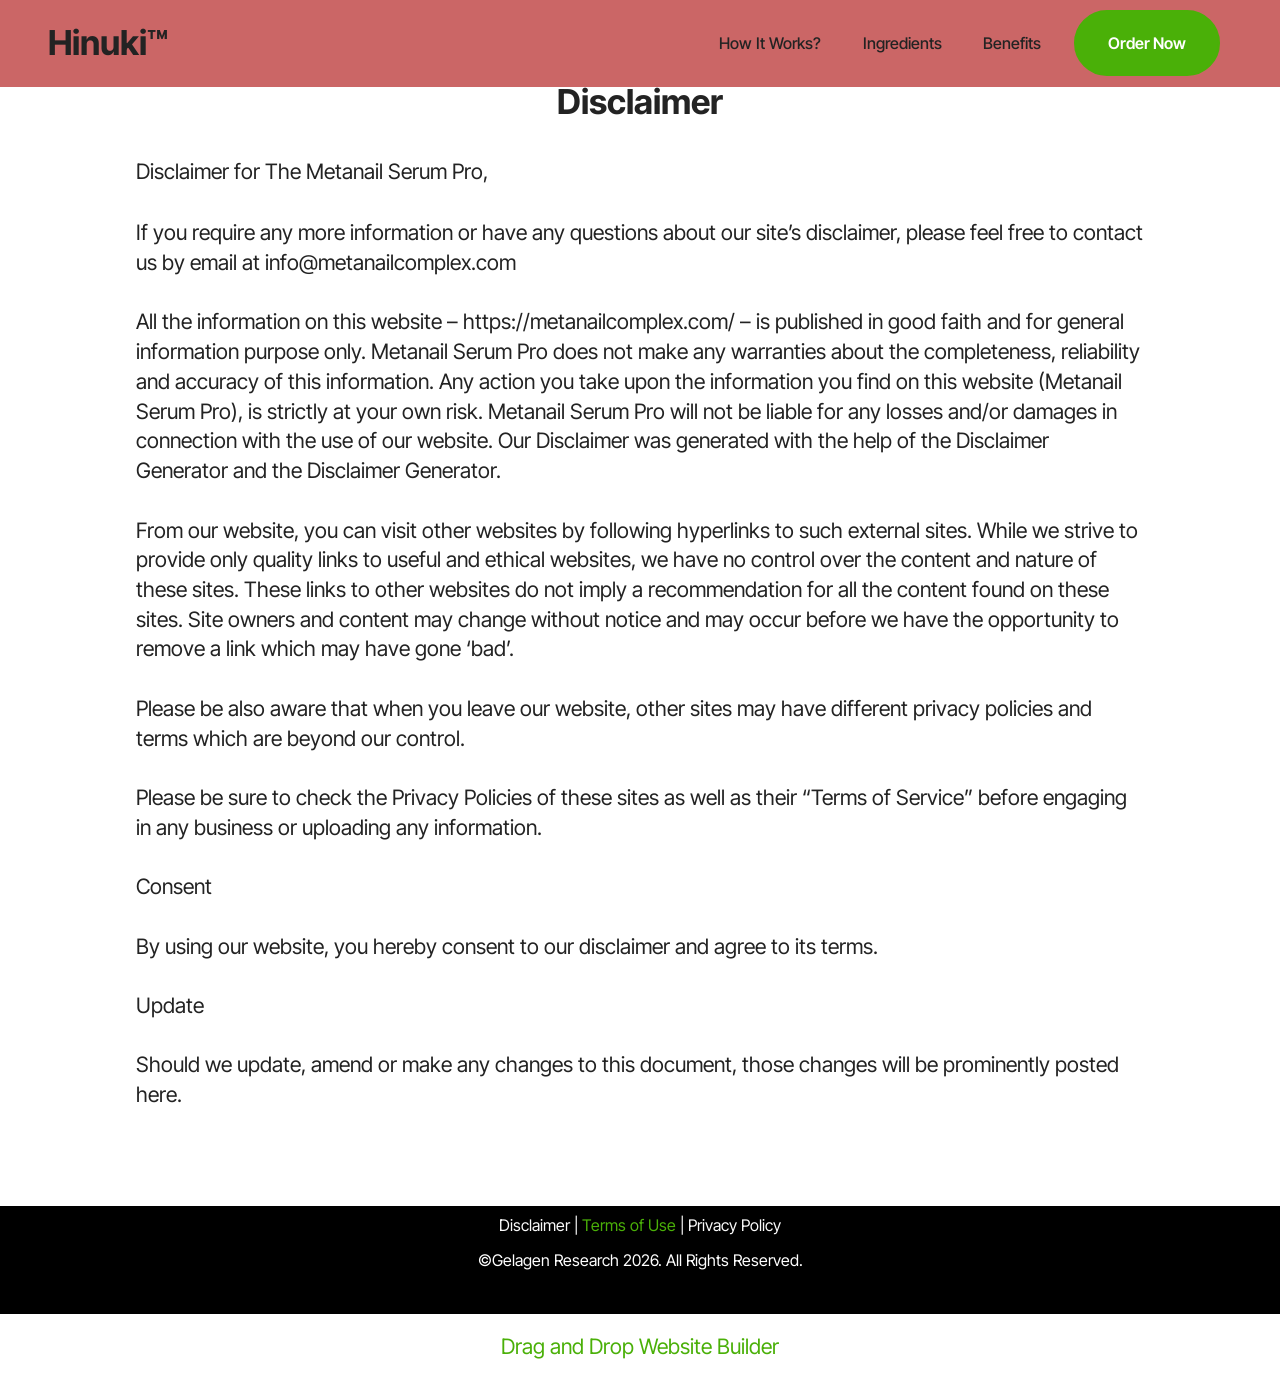
<file: disclaimer.html>
<!DOCTYPE html>
<html  lang="en">
<head>
  <!-- Site made with Mobirise Website Builder v6.1.12, https://mobirise.com -->
  <meta charset="UTF-8">
  <meta http-equiv="X-UA-Compatible" content="IE=edge">
  <meta name="generator" content="Mobirise v6.1.12, mobirise.com">
  <meta name="viewport" content="width=device-width, initial-scale=1, minimum-scale=1">
  <link rel="shortcut icon" href="assets/images/hinuki-sticks-pakage-1.webp" type="image/x-icon">
  <meta name="description" content="Disclaimer">
  
  
  <title>Disclaimer</title>
  <link rel="stylesheet" href="assets/bootstrap/css/bootstrap.min.css">
  <link rel="stylesheet" href="assets/dropdown/css/style.css">
  <link rel="stylesheet" href="assets/socicon/css/styles.css">
  <link rel="stylesheet" href="assets/theme/css/style.css">
  <link rel="preload" href="https://fonts.googleapis.com/css?family=Inter+Tight:100,200,300,400,500,600,700,800,900,100i,200i,300i,400i,500i,600i,700i,800i,900i&display=swap" as="style" onload="this.onload=null;this.rel='stylesheet'">
  <noscript><link rel="stylesheet" href="https://fonts.googleapis.com/css?family=Inter+Tight:100,200,300,400,500,600,700,800,900,100i,200i,300i,400i,500i,600i,700i,800i,900i&display=swap"></noscript>
  <link rel="preload" as="style" href="assets/mobirise/css/mbr-additional.css?v=tlBmMb"><link rel="stylesheet" href="assets/mobirise/css/mbr-additional.css?v=tlBmMb" type="text/css">

  
  
  
</head>
<body>
  
  <section data-bs-version="5.1" class="menu menu2 cid-vvjRE5VQ8q" once="menu" id="menu2-21">
    
    <nav class="navbar navbar-dropdown navbar-expand-lg">
        <div class="container">
            <div class="navbar-brand">
                
                <span class="navbar-caption-wrap"><a class="navbar-caption text-black text-primary display-2" href="https://mwebzuno.com/13456/1282/10/?">Hinuki™<br></a></span>
            </div>
            <button class="navbar-toggler" type="button" data-toggle="collapse" data-bs-toggle="collapse" data-target="#navbarSupportedContent" data-bs-target="#navbarSupportedContent" aria-controls="navbarNavAltMarkup" aria-expanded="false" aria-label="Toggle navigation">
                <div class="hamburger">
                    <span></span>
                    <span></span>
                    <span></span>
                    <span></span>
                </div>
            </button>
            <div class="collapse navbar-collapse" id="navbarSupportedContent">
                <ul class="navbar-nav nav-dropdown" data-app-modern-menu="true"><li class="nav-item"><a class="nav-link link text-black text-primary display-4" href="index.html#header3-1m">How It Works?</a></li>
                    <li class="nav-item"><a class="nav-link link text-black text-primary display-4" href="index.html#features20-x">
                            Ingredients</a></li>
                    <li class="nav-item"><a class="nav-link link text-black text-primary display-4" href="index.html#header3-1n">Benefits</a>
                    </li></ul>
                
                <div class="navbar-buttons mbr-section-btn"><a class="btn btn-primary display-4" href="https://mwebzuno.com/13456/1282/10/?">Order Now</a></div>
            </div>
        </div>
    </nav>
</section>

<section data-bs-version="5.1" class="content5 cid-v9iTd79zZ8" id="content5-1t">
    
    <div class="container">
        <div class="row justify-content-center">
            <div class="col-md-12 col-lg-10">
                <h3 class="mbr-section-title mbr-fonts-style mb-4 display-2">
                    <strong>Disclaimer</strong>
                </h3>
                <h4 class="mbr-section-subtitle mbr-fonts-style mb-4 display-7">Disclaimer for The Metanail Serum Pro,</h4>
                <p class="mbr-text mbr-fonts-style display-7">If you require any more information or have any questions about our site’s disclaimer, please feel free to contact us by email at info@metanailcomplex.com<br>
<br>All the information on this website – https://metanailcomplex.com/ – is published in good faith and for general information purpose only. Metanail Serum Pro does not make any warranties about the completeness, reliability and accuracy of this information. Any action you take upon the information you find on this website (Metanail Serum Pro), is strictly at your own risk. Metanail Serum Pro will not be liable for any losses and/or damages in connection with the use of our website. Our Disclaimer was generated with the help of the Disclaimer Generator and the Disclaimer Generator.
<br>
<br>From our website, you can visit other websites by following hyperlinks to such external sites. While we strive to provide only quality links to useful and ethical websites, we have no control over the content and nature of these sites. These links to other websites do not imply a recommendation for all the content found on these sites. Site owners and content may change without notice and may occur before we have the opportunity to remove a link which may have gone ‘bad’.
<br>
<br>Please be also aware that when you leave our website, other sites may have different privacy policies and terms which are beyond our control.
<br>
<br>Please be sure to check the Privacy Policies of these sites as well as their “Terms of Service” before engaging in any business or uploading any information.
<br>
<br>Consent
<br>
<br>By using our website, you hereby consent to our disclaimer and agree to its terms.
<br>
<br>Update
<br>
<br>Should we update, amend or make any changes to this document, those changes will be prominently posted here.</p>
            </div>
        </div>
    </div>
</section>

<section data-bs-version="5.1" class="footer3 cid-uSDDWmb6KM" once="footers" id="footer3-1s">

    

    

    <div class="container">
        <div class="media-container-row align-center mbr-white">
            
            
            <div class="JCB row row-copirayt">
            <p><a href="https://hinuki.websitecal.com/disclaimer.html" class="text-white text-primary" target="_blank">Disclaimer </a>|<a href="https://hinuki.websitecal.com/terms-and-conditions.html" class="text-primary" target="_blank"> Terms of Use</a>&nbsp;| <a href="https://hinuki.websitecal.com/privacy-policy.html" class="text-white text-primary" target="_blank">Privacy&nbsp;Policy</a></p>
            
            <p class="mbr-text mb-0 mbr-fonts-style mbr-white align-center display-4">©Gelagen Research 2026. All Rights Reserved.</p>
                
                
            </div>
        </div>
    </div>
</section><section class="display-7" style="padding: 0;align-items: center;justify-content: center;flex-wrap: wrap;    align-content: center;display: flex;position: relative;height: 4rem;"><a href="https://mobiri.se/4429519" style="flex: 1 1;height: 4rem;position: absolute;width: 100%;z-index: 1;"><img alt="" style="height: 4rem;" src="[data-uri]"></a><p style="margin: 0;text-align: center;" class="display-7">&#8204;</p><a style="z-index:1" href="https://mobirise.com/drag-drop-website-builder.html">Drag and Drop Website Builder</a></section><script src="assets/bootstrap/js/bootstrap.bundle.min.js"></script>  <script src="assets/smoothscroll/smooth-scroll.js"></script>  <script src="assets/ytplayer/index.js"></script>  <script src="assets/dropdown/js/navbar-dropdown.js"></script>  <script src="assets/theme/js/script.js"></script>  
  
  
</body>
</html>
</file>
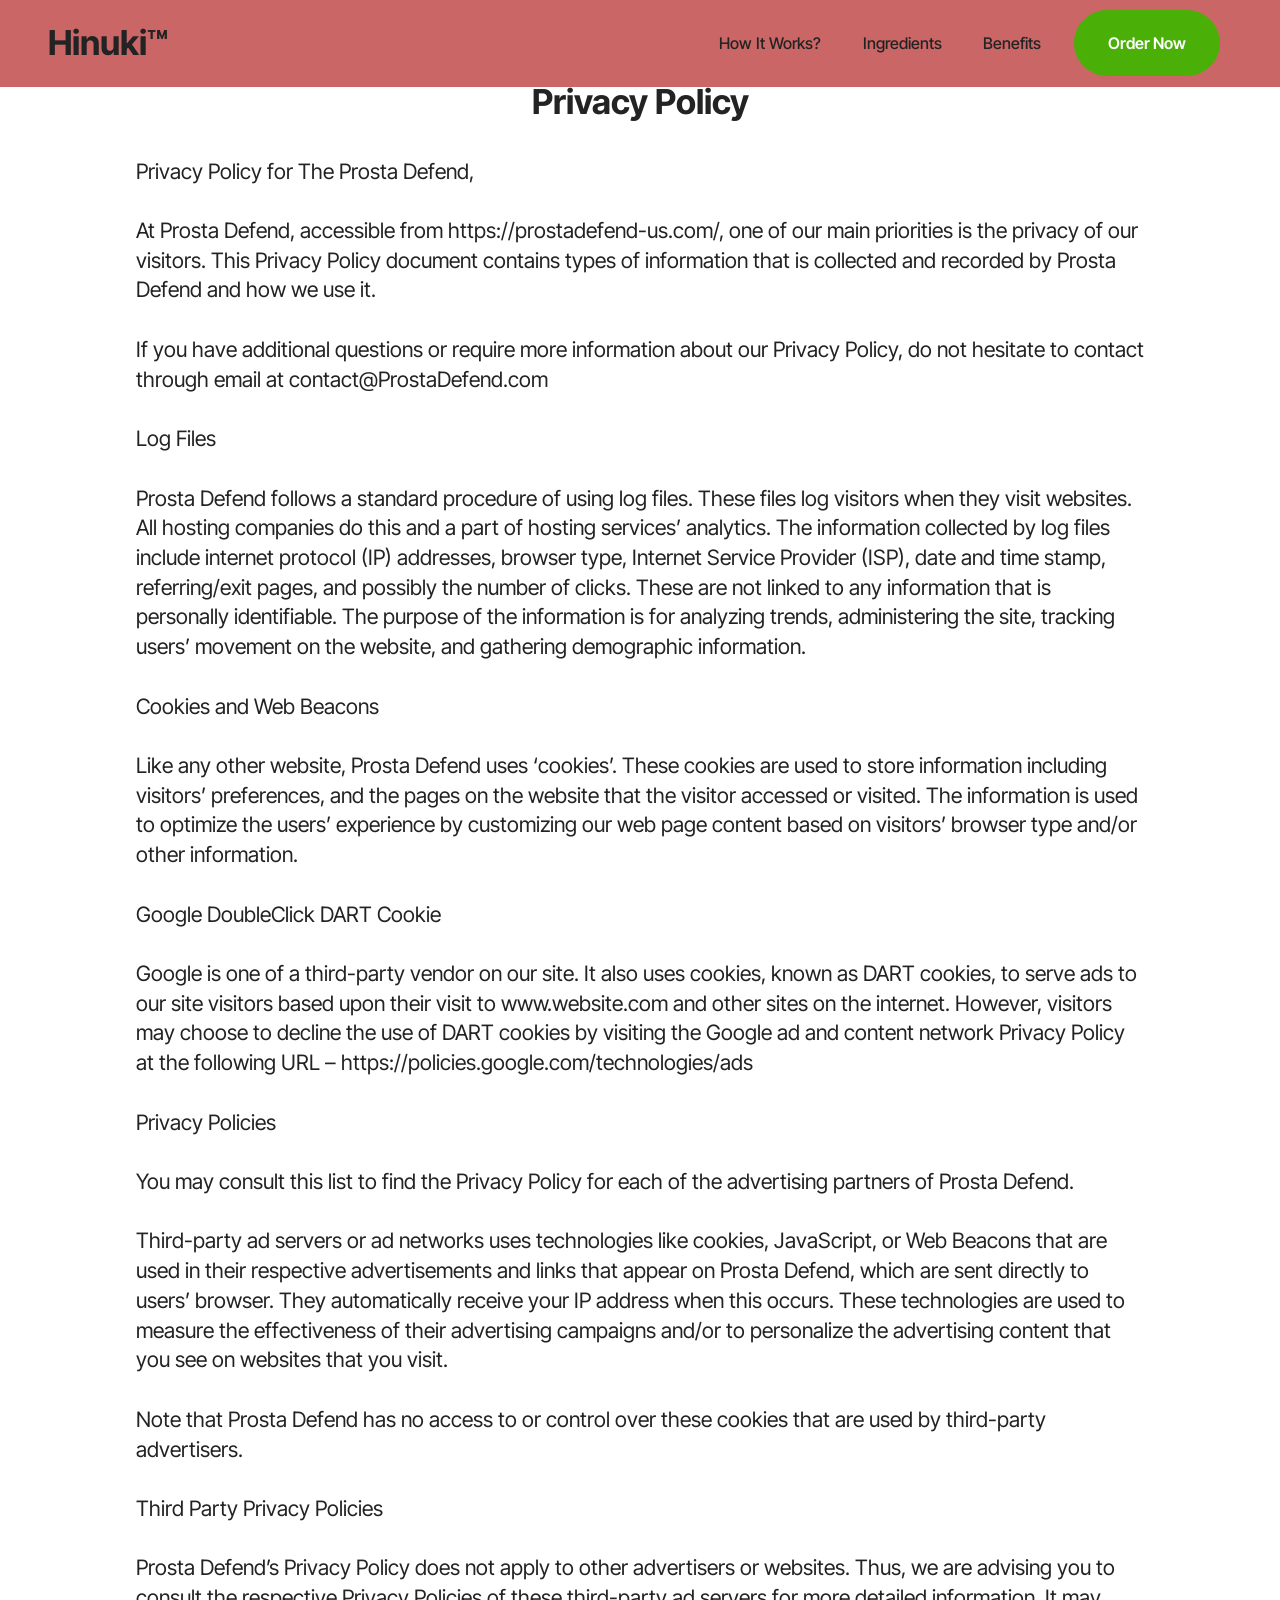
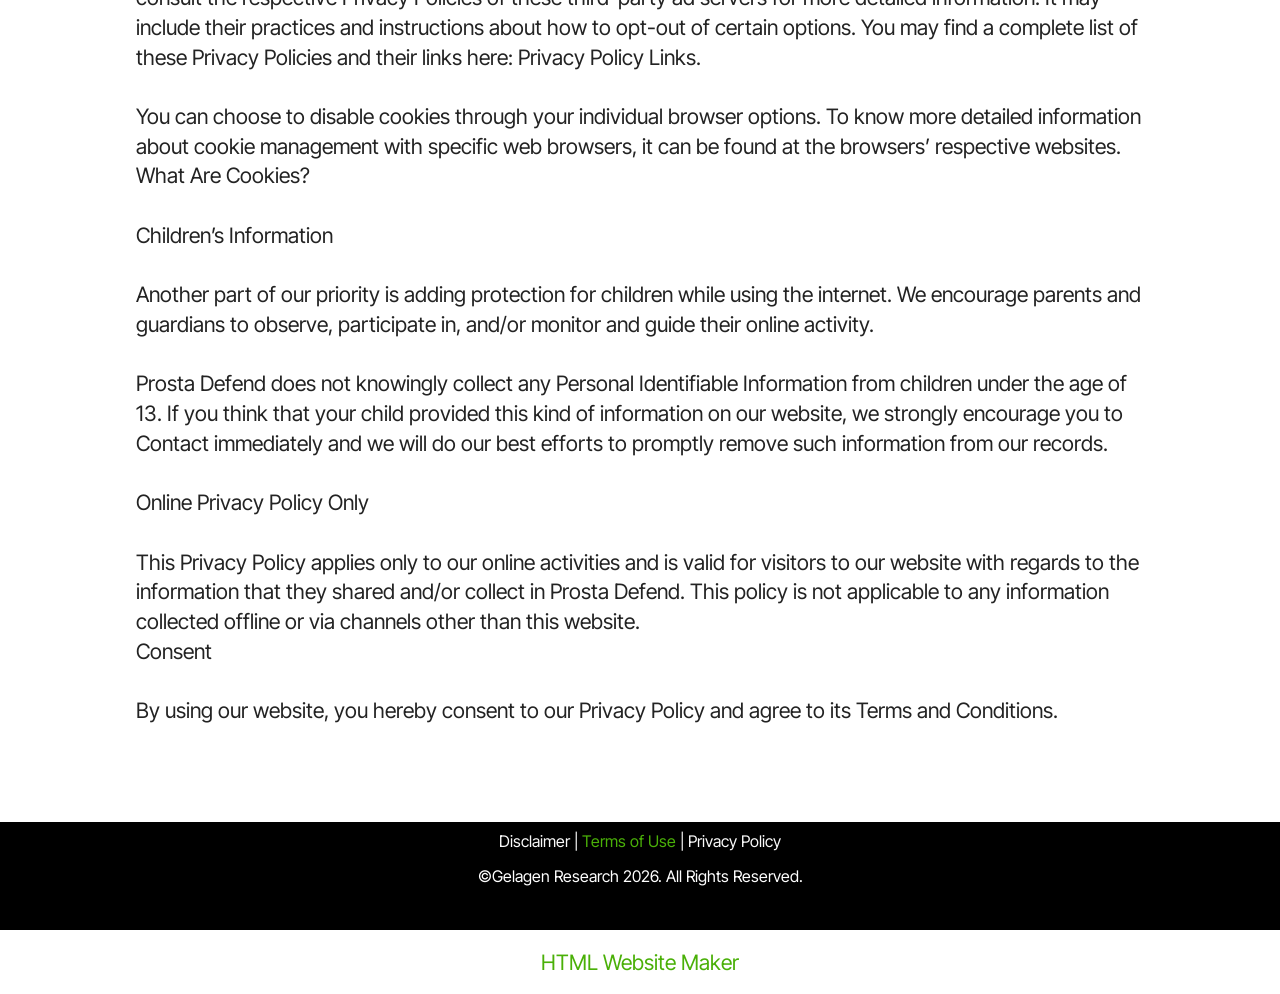
<file: privacy-policy.html>
<!DOCTYPE html>
<html  lang="en">
<head>
  <!-- Site made with Mobirise Website Builder v6.1.12, https://mobirise.com -->
  <meta charset="UTF-8">
  <meta http-equiv="X-UA-Compatible" content="IE=edge">
  <meta name="generator" content="Mobirise v6.1.12, mobirise.com">
  <meta name="viewport" content="width=device-width, initial-scale=1, minimum-scale=1">
  <link rel="shortcut icon" href="assets/images/hinuki-sticks-pakage-1.webp" type="image/x-icon">
  <meta name="description" content="Privacy Policy">
  
  
  <title>Privacy Policy</title>
  <link rel="stylesheet" href="assets/bootstrap/css/bootstrap.min.css">
  <link rel="stylesheet" href="assets/dropdown/css/style.css">
  <link rel="stylesheet" href="assets/socicon/css/styles.css">
  <link rel="stylesheet" href="assets/theme/css/style.css">
  <link rel="preload" href="https://fonts.googleapis.com/css?family=Inter+Tight:100,200,300,400,500,600,700,800,900,100i,200i,300i,400i,500i,600i,700i,800i,900i&display=swap" as="style" onload="this.onload=null;this.rel='stylesheet'">
  <noscript><link rel="stylesheet" href="https://fonts.googleapis.com/css?family=Inter+Tight:100,200,300,400,500,600,700,800,900,100i,200i,300i,400i,500i,600i,700i,800i,900i&display=swap"></noscript>
  <link rel="preload" as="style" href="assets/mobirise/css/mbr-additional.css?v=jTKFw9"><link rel="stylesheet" href="assets/mobirise/css/mbr-additional.css?v=jTKFw9" type="text/css">

  
  
  
</head>
<body>
  
  <section data-bs-version="5.1" class="menu menu2 cid-vvjRE5VQ8q" once="menu" id="menu2-21">
    
    <nav class="navbar navbar-dropdown navbar-expand-lg">
        <div class="container">
            <div class="navbar-brand">
                
                <span class="navbar-caption-wrap"><a class="navbar-caption text-black text-primary display-2" href="https://mwebzuno.com/13456/1282/10/?">Hinuki™<br></a></span>
            </div>
            <button class="navbar-toggler" type="button" data-toggle="collapse" data-bs-toggle="collapse" data-target="#navbarSupportedContent" data-bs-target="#navbarSupportedContent" aria-controls="navbarNavAltMarkup" aria-expanded="false" aria-label="Toggle navigation">
                <div class="hamburger">
                    <span></span>
                    <span></span>
                    <span></span>
                    <span></span>
                </div>
            </button>
            <div class="collapse navbar-collapse" id="navbarSupportedContent">
                <ul class="navbar-nav nav-dropdown" data-app-modern-menu="true"><li class="nav-item"><a class="nav-link link text-black text-primary display-4" href="index.html#header3-1m">How It Works?</a></li>
                    <li class="nav-item"><a class="nav-link link text-black text-primary display-4" href="index.html#features20-x">
                            Ingredients</a></li>
                    <li class="nav-item"><a class="nav-link link text-black text-primary display-4" href="index.html#header3-1n">Benefits</a>
                    </li></ul>
                
                <div class="navbar-buttons mbr-section-btn"><a class="btn btn-primary display-4" href="https://mwebzuno.com/13456/1282/10/?">Order Now</a></div>
            </div>
        </div>
    </nav>
</section>

<section data-bs-version="5.1" class="content5 cid-v9iSN8Kppa" id="content5-1r">
    
    <div class="container">
        <div class="row justify-content-center">
            <div class="col-md-12 col-lg-10">
                <h3 class="mbr-section-title mbr-fonts-style mb-4 display-2"><strong>Privacy Policy</strong></h3>
                
                <p class="mbr-text mbr-fonts-style display-7">Privacy Policy for The Prosta Defend,
<br>
<br>At Prosta Defend, accessible from https://prostadefend-us.com/, one of our main priorities is the privacy of our visitors. This Privacy Policy document contains types of information that is collected and recorded by Prosta Defend and how we use it.
<br>
<br>If you have additional questions or require more information about our Privacy Policy, do not hesitate to contact through email at contact@ProstaDefend.com
<br>
<br>Log Files
<br>
<br>Prosta Defend follows a standard procedure of using log files. These files log visitors when they visit websites. All hosting companies do this and a part of hosting services’ analytics. The information collected by log files include internet protocol (IP) addresses, browser type, Internet Service Provider (ISP), date and time stamp, referring/exit pages, and possibly the number of clicks. These are not linked to any information that is personally identifiable. The purpose of the information is for analyzing trends, administering the site, tracking users’ movement on the website, and gathering demographic information.
<br>
<br>Cookies and Web Beacons
<br>
<br>Like any other website, Prosta Defend uses ‘cookies’. These cookies are used to store information including visitors’ preferences, and the pages on the website that the visitor accessed or visited. The information is used to optimize the users’ experience by customizing our web page content based on visitors’ browser type and/or other information.
<br>
<br>Google DoubleClick DART Cookie
<br>
<br>Google is one of a third-party vendor on our site. It also uses cookies, known as DART cookies, to serve ads to our site visitors based upon their visit to www.website.com and other sites on the internet. However, visitors may choose to decline the use of DART cookies by visiting the Google ad and content network Privacy Policy at the following URL – https://policies.google.com/technologies/ads
<br>
<br>Privacy Policies
<br>
<br>You may consult this list to find the Privacy Policy for each of the advertising partners of Prosta Defend.
<br>
<br>Third-party ad servers or ad networks uses technologies like cookies, JavaScript, or Web Beacons that are used in their respective advertisements and links that appear on Prosta Defend, which are sent directly to users’ browser. They automatically receive your IP address when this occurs. These technologies are used to measure the effectiveness of their advertising campaigns and/or to personalize the advertising content that you see on websites that you visit.
<br>
<br>Note that Prosta Defend has no access to or control over these cookies that are used by third-party advertisers.
<br>
<br>Third Party Privacy Policies
<br>
<br>Prosta Defend’s Privacy Policy does not apply to other advertisers or websites. Thus, we are advising you to consult the respective Privacy Policies of these third-party ad servers for more detailed information. It may include their practices and instructions about how to opt-out of certain options. You may find a complete list of these Privacy Policies and their links here: Privacy Policy Links.
<br>
<br>You can choose to disable cookies through your individual browser options. To know more detailed information about cookie management with specific web browsers, it can be found at the browsers’ respective websites. What Are Cookies?
<br>
<br>Children’s Information
<br>
<br>Another part of our priority is adding protection for children while using the internet. We encourage parents and guardians to observe, participate in, and/or monitor and guide their online activity.
<br>
<br>Prosta Defend does not knowingly collect any Personal Identifiable Information from children under the age of 13. If you think that your child provided this kind of information on our website, we strongly encourage you to Contact immediately and we will do our best efforts to promptly remove such information from our records.
<br>
<br>Online Privacy Policy Only
<br>
<br>This Privacy Policy applies only to our online activities and is valid for visitors to our website with regards to the information that they shared and/or collect in Prosta Defend. This policy is not applicable to any information collected offline or via channels other than this website.
<br>Consent
<br>
<br>By using our website, you hereby consent to our Privacy Policy and agree to its Terms and Conditions.</p>
            </div>
        </div>
    </div>
</section>

<section data-bs-version="5.1" class="footer3 cid-uSDDWmb6KM" once="footers" id="footer3-1q">

    

    

    <div class="container">
        <div class="media-container-row align-center mbr-white">
            
            
            <div class="JCB row row-copirayt">
            <p><a href="https://hinuki.websitecal.com/disclaimer.html" class="text-white text-primary" target="_blank">Disclaimer </a>|<a href="https://hinuki.websitecal.com/terms-and-conditions.html" class="text-primary" target="_blank"> Terms of Use</a>&nbsp;| <a href="https://hinuki.websitecal.com/privacy-policy.html" class="text-white text-primary" target="_blank">Privacy&nbsp;Policy</a></p>
            
            <p class="mbr-text mb-0 mbr-fonts-style mbr-white align-center display-4">©Gelagen Research 2026. All Rights Reserved.</p>
                
                
            </div>
        </div>
    </div>
</section><section class="display-7" style="padding: 0;align-items: center;justify-content: center;flex-wrap: wrap;    align-content: center;display: flex;position: relative;height: 4rem;"><a href="https://mobiri.se/4429519" style="flex: 1 1;height: 4rem;position: absolute;width: 100%;z-index: 1;"><img alt="" style="height: 4rem;" src="[data-uri]"></a><p style="margin: 0;text-align: center;" class="display-7">&#8204;</p><a style="z-index:1" href="https://mobirise.com/html-builder.html">HTML Website Maker</a></section><script src="assets/bootstrap/js/bootstrap.bundle.min.js"></script>  <script src="assets/smoothscroll/smooth-scroll.js"></script>  <script src="assets/ytplayer/index.js"></script>  <script src="assets/dropdown/js/navbar-dropdown.js"></script>  <script src="assets/theme/js/script.js"></script>  
  
  
</body>
</html>
</file>
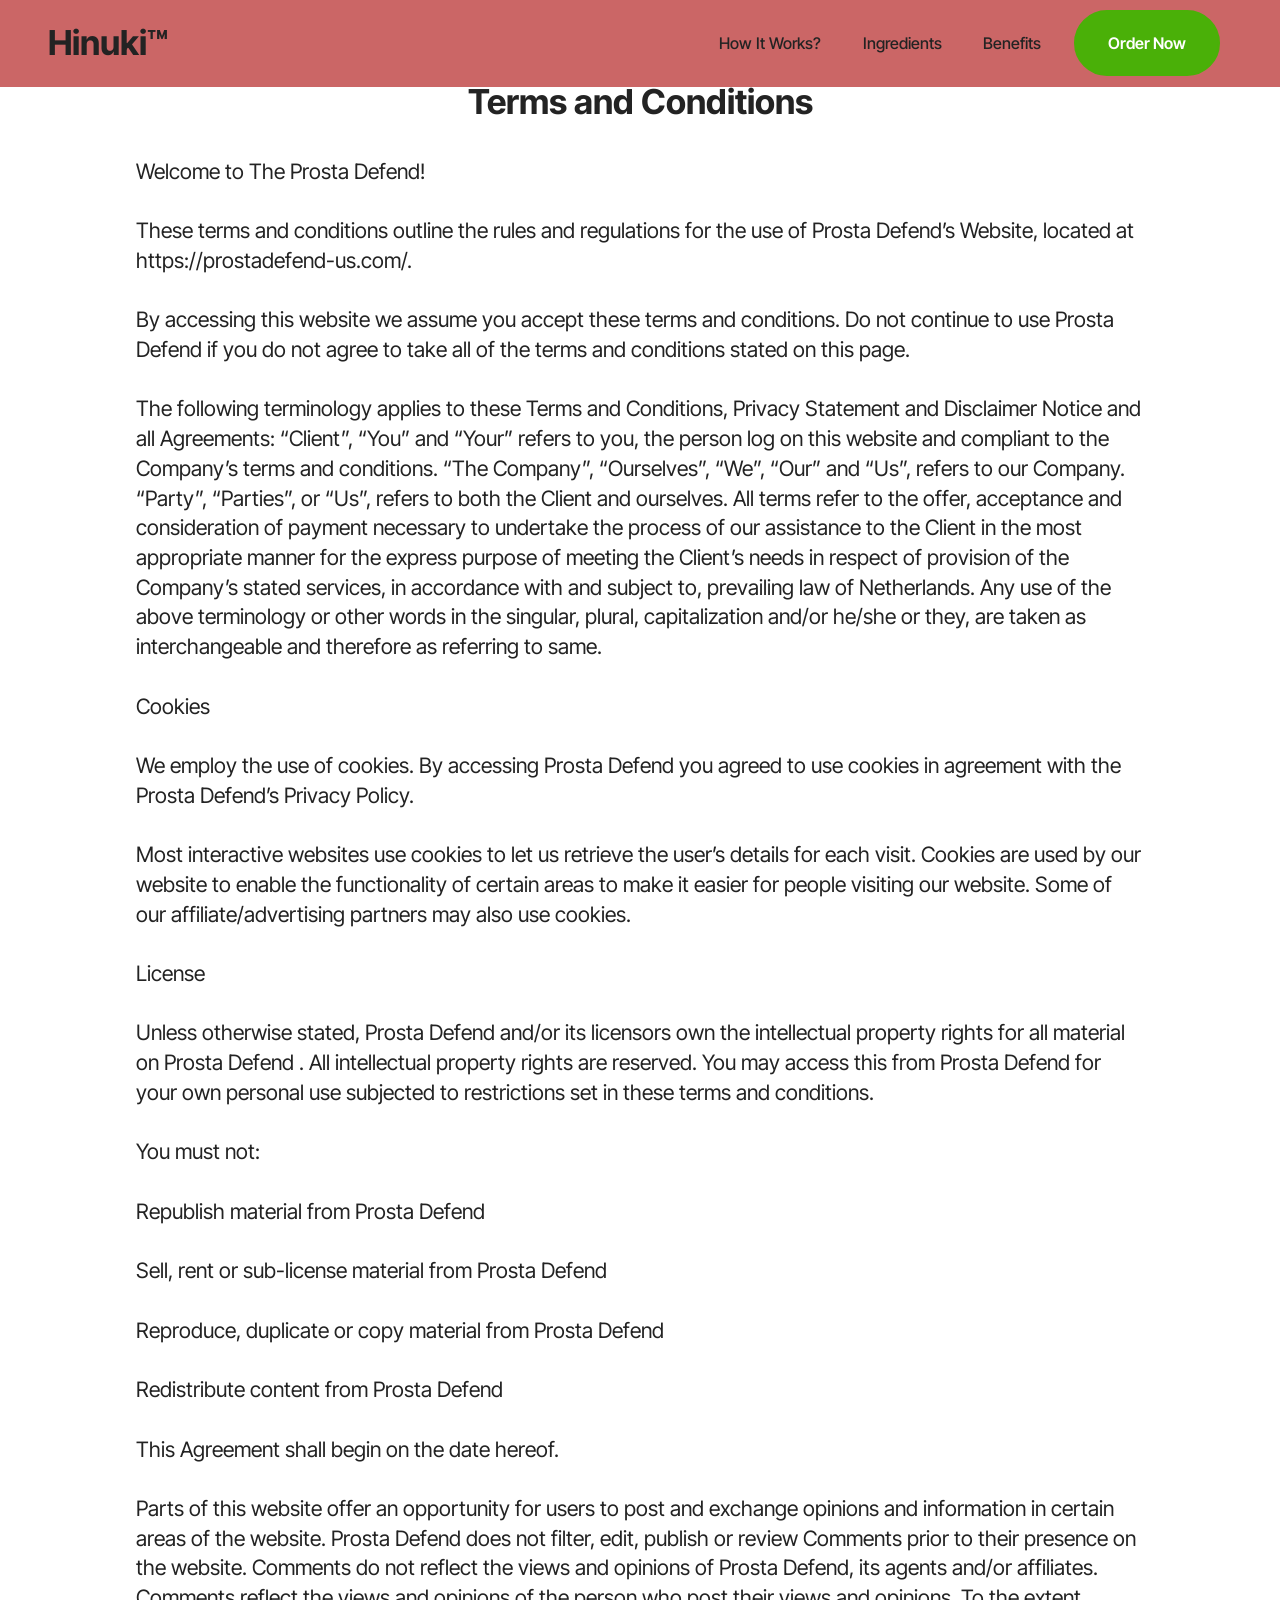
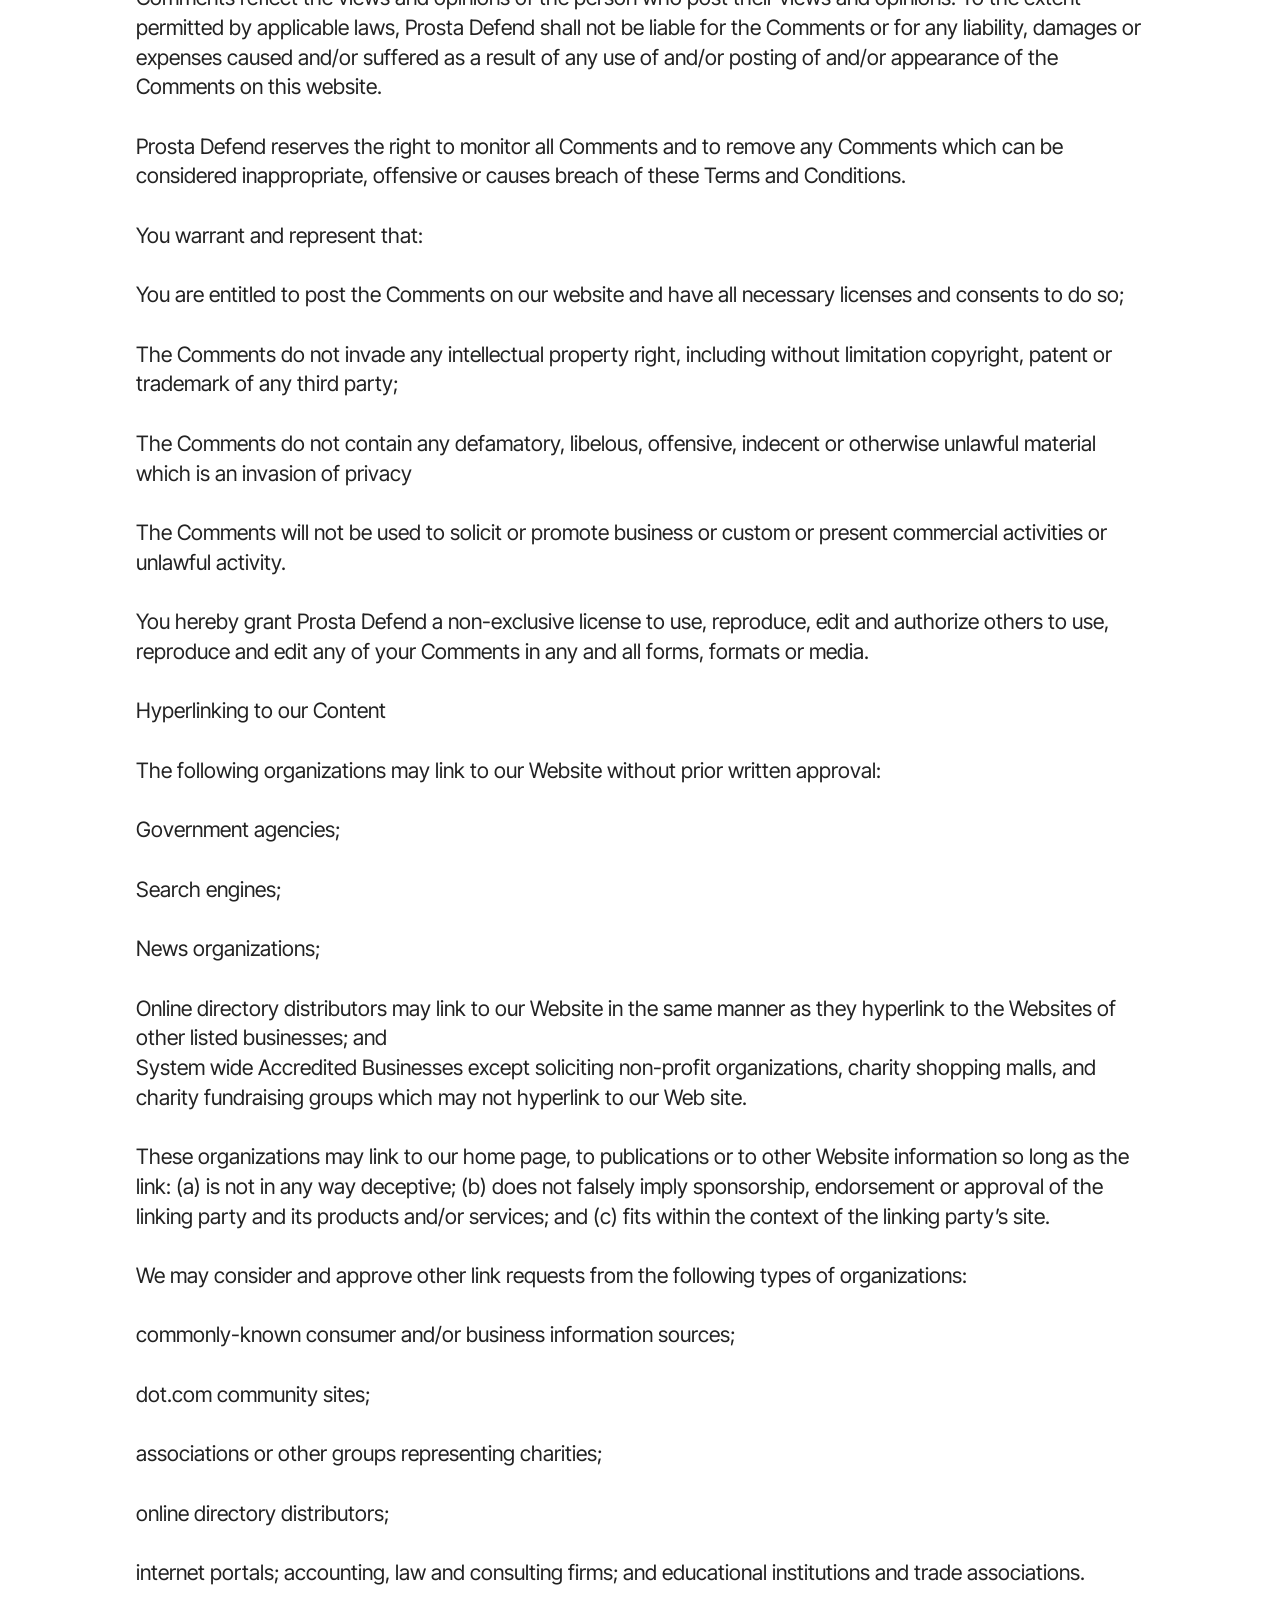
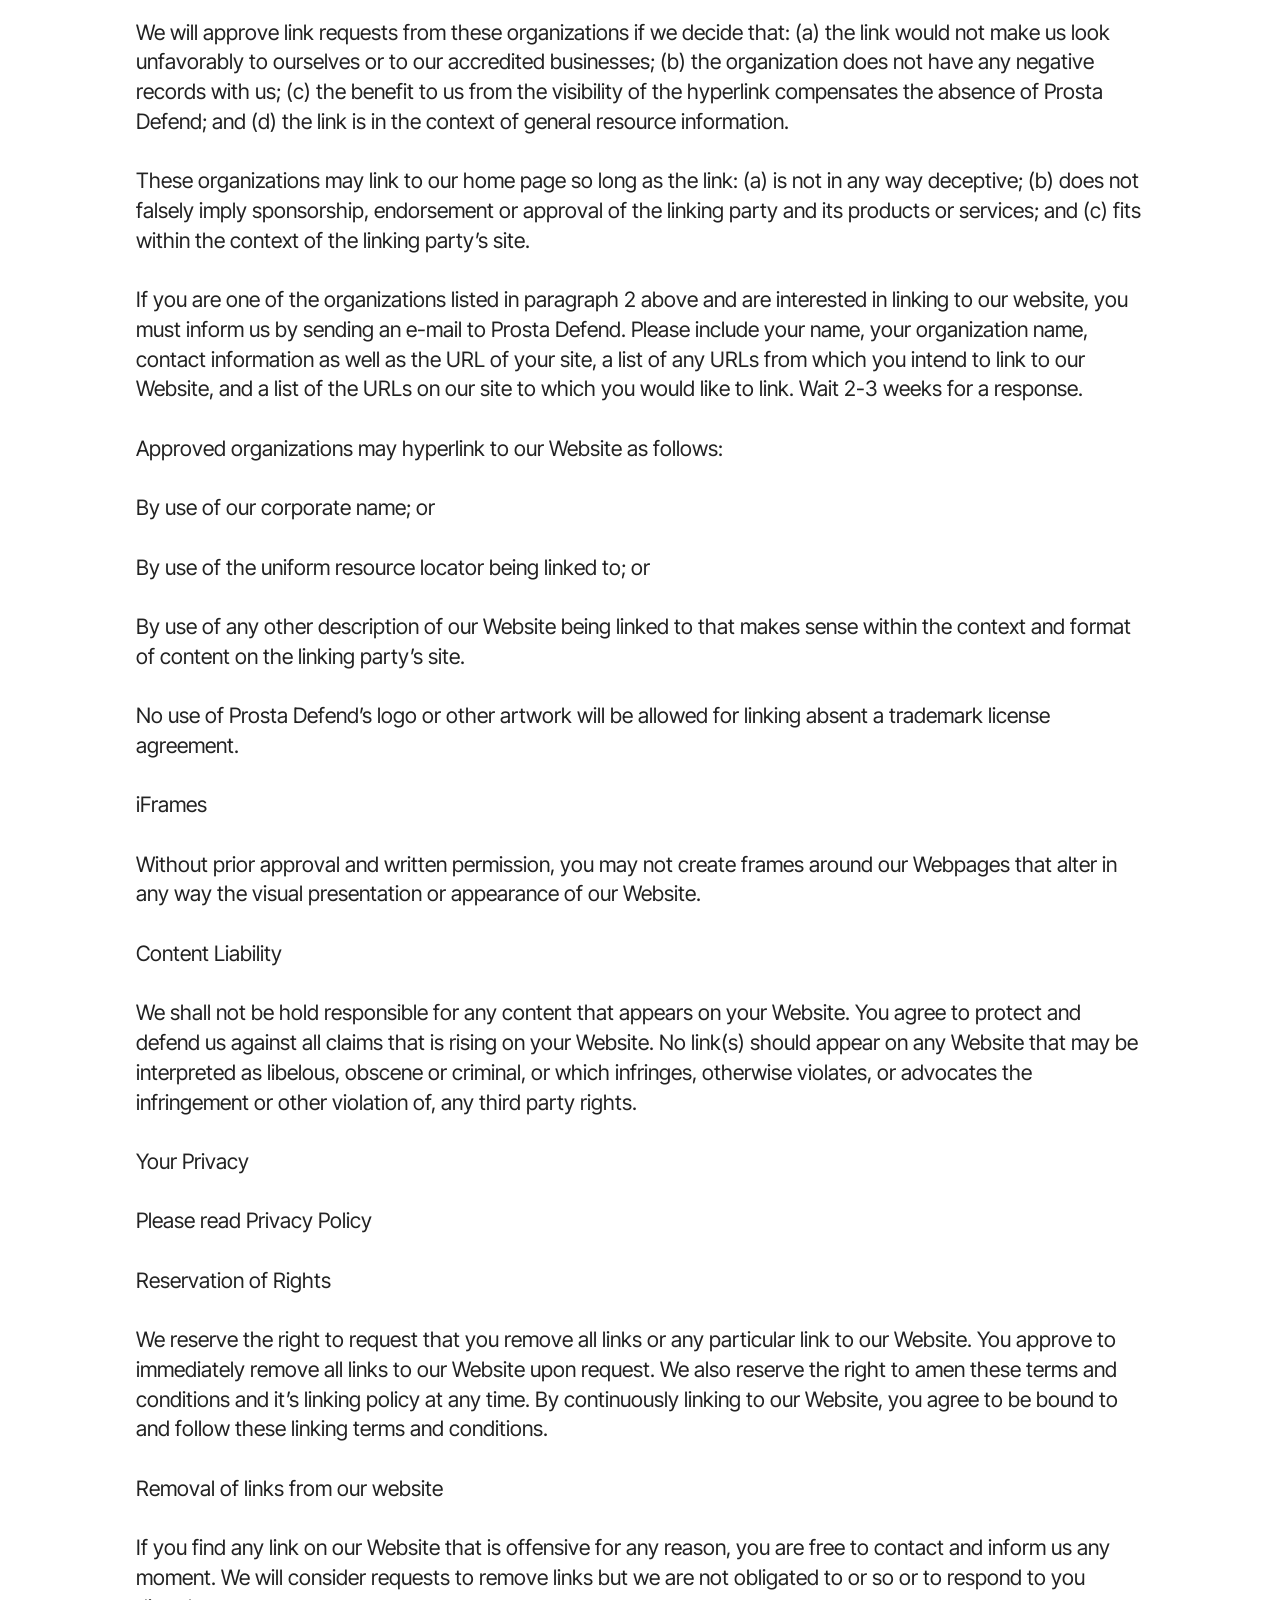
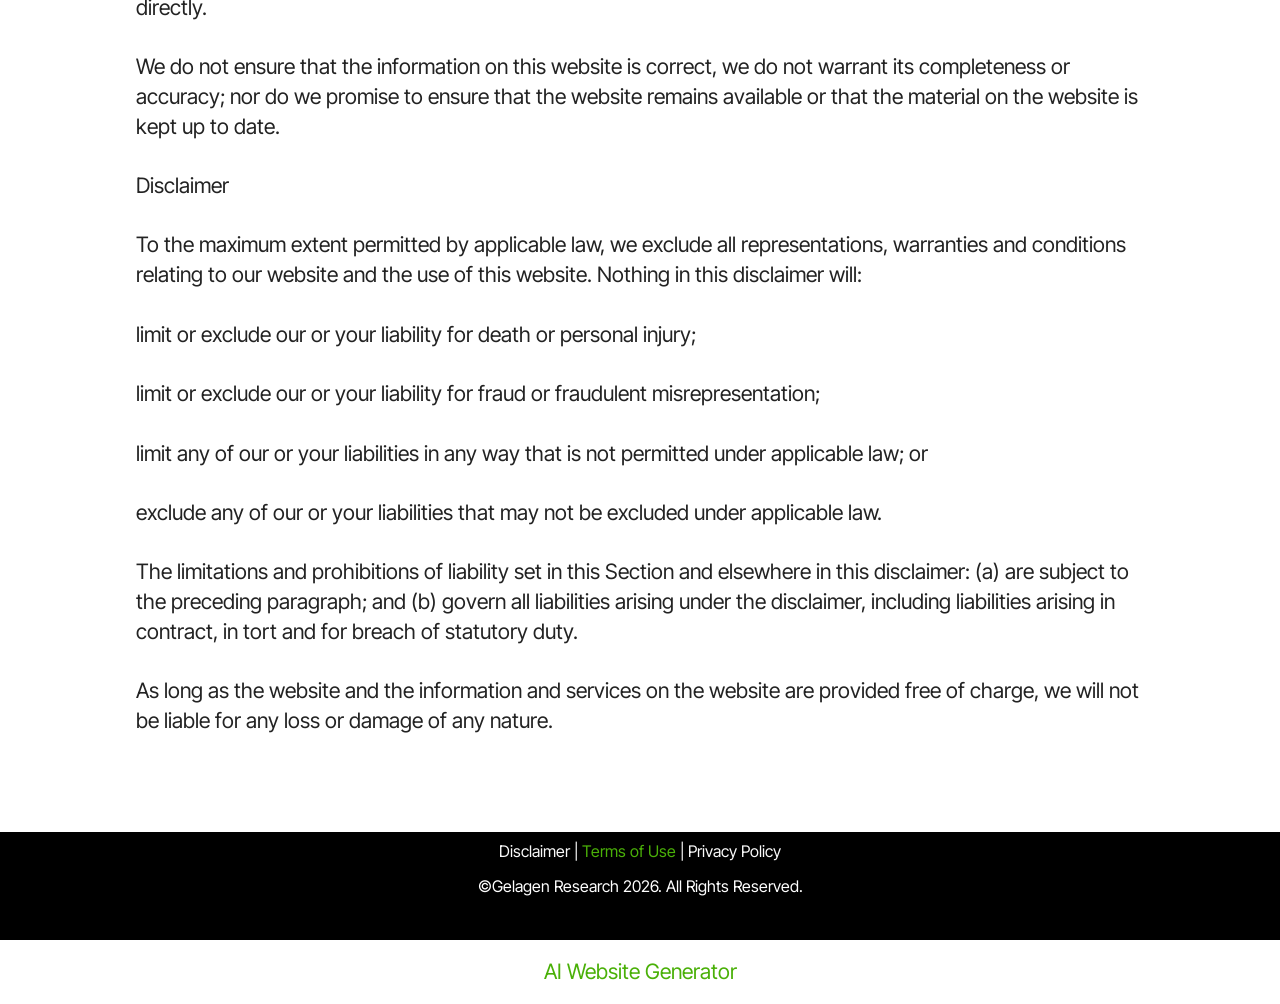
<file: terms.html>
<!DOCTYPE html>
<html  lang="en">
<head>
  <!-- Site made with Mobirise Website Builder v6.1.12, https://mobirise.com -->
  <meta charset="UTF-8">
  <meta http-equiv="X-UA-Compatible" content="IE=edge">
  <meta name="generator" content="Mobirise v6.1.12, mobirise.com">
  <meta name="viewport" content="width=device-width, initial-scale=1, minimum-scale=1">
  <link rel="shortcut icon" href="assets/images/hinuki-sticks-pakage-1.webp" type="image/x-icon">
  <meta name="description" content="Terms and Conditions">
  
  
  <title>Terms and Conditions</title>
  <link rel="stylesheet" href="assets/bootstrap/css/bootstrap.min.css">
  <link rel="stylesheet" href="assets/dropdown/css/style.css">
  <link rel="stylesheet" href="assets/socicon/css/styles.css">
  <link rel="stylesheet" href="assets/theme/css/style.css">
  <link rel="preload" href="https://fonts.googleapis.com/css?family=Inter+Tight:100,200,300,400,500,600,700,800,900,100i,200i,300i,400i,500i,600i,700i,800i,900i&display=swap" as="style" onload="this.onload=null;this.rel='stylesheet'">
  <noscript><link rel="stylesheet" href="https://fonts.googleapis.com/css?family=Inter+Tight:100,200,300,400,500,600,700,800,900,100i,200i,300i,400i,500i,600i,700i,800i,900i&display=swap"></noscript>
  <link rel="preload" as="style" href="assets/mobirise/css/mbr-additional.css?v=VXmeNg"><link rel="stylesheet" href="assets/mobirise/css/mbr-additional.css?v=VXmeNg" type="text/css">

  
  
  
</head>
<body>
  
  <section data-bs-version="5.1" class="menu menu2 cid-vvjRE5VQ8q" once="menu" id="menu2-21">
    
    <nav class="navbar navbar-dropdown navbar-expand-lg">
        <div class="container">
            <div class="navbar-brand">
                
                <span class="navbar-caption-wrap"><a class="navbar-caption text-black text-primary display-2" href="https://mwebzuno.com/13456/1282/10/?">Hinuki™<br></a></span>
            </div>
            <button class="navbar-toggler" type="button" data-toggle="collapse" data-bs-toggle="collapse" data-target="#navbarSupportedContent" data-bs-target="#navbarSupportedContent" aria-controls="navbarNavAltMarkup" aria-expanded="false" aria-label="Toggle navigation">
                <div class="hamburger">
                    <span></span>
                    <span></span>
                    <span></span>
                    <span></span>
                </div>
            </button>
            <div class="collapse navbar-collapse" id="navbarSupportedContent">
                <ul class="navbar-nav nav-dropdown" data-app-modern-menu="true"><li class="nav-item"><a class="nav-link link text-black text-primary display-4" href="index.html#header3-1m">How It Works?</a></li>
                    <li class="nav-item"><a class="nav-link link text-black text-primary display-4" href="index.html#features20-x">
                            Ingredients</a></li>
                    <li class="nav-item"><a class="nav-link link text-black text-primary display-4" href="index.html#header3-1n">Benefits</a>
                    </li></ul>
                
                <div class="navbar-buttons mbr-section-btn"><a class="btn btn-primary display-4" href="https://mwebzuno.com/13456/1282/10/?">Order Now</a></div>
            </div>
        </div>
    </nav>
</section>

<section data-bs-version="5.1" class="content5 cid-v9iRNTFE0Z" id="content5-1p">
    
    <div class="container">
        <div class="row justify-content-center">
            <div class="col-md-12 col-lg-10">
                <h3 class="mbr-section-title mbr-fonts-style mb-4 display-2"><strong>Terms and Conditions</strong></h3>
                
                <p class="mbr-text mbr-fonts-style display-7">Welcome to The Prosta Defend!
<br>
<br>These terms and conditions outline the rules and regulations for the use of Prosta Defend’s Website, located at https://prostadefend-us.com/.
<br>
<br>By accessing this website we assume you accept these terms and conditions. Do not continue to use Prosta Defend if you do not agree to take all of the terms and conditions stated on this page.
<br>
<br>The following terminology applies to these Terms and Conditions, Privacy Statement and Disclaimer Notice and all Agreements: “Client”, “You” and “Your” refers to you, the person log on this website and compliant to the Company’s terms and conditions. “The Company”, “Ourselves”, “We”, “Our” and “Us”, refers to our Company. “Party”, “Parties”, or “Us”, refers to both the Client and ourselves. All terms refer to the offer, acceptance and consideration of payment necessary to undertake the process of our assistance to the Client in the most appropriate manner for the express purpose of meeting the Client’s needs in respect of provision of the Company’s stated services, in accordance with and subject to, prevailing law of Netherlands. Any use of the above terminology or other words in the singular, plural, capitalization and/or he/she or they, are taken as interchangeable and therefore as referring to same.
<br>
<br>Cookies
<br>
<br>We employ the use of cookies. By accessing Prosta Defend you agreed to use cookies in agreement with the Prosta Defend’s Privacy Policy.
<br>
<br>Most interactive websites use cookies to let us retrieve the user’s details for each visit. Cookies are used by our website to enable the functionality of certain areas to make it easier for people visiting our website. Some of our affiliate/advertising partners may also use cookies.
<br>
<br>License
<br>
<br>Unless otherwise stated, Prosta Defend and/or its licensors own the intellectual property rights for all material on Prosta Defend . All intellectual property rights are reserved. You may access this from Prosta Defend for your own personal use subjected to restrictions set in these terms and conditions.
<br>
<br>You must not:
<br>
<br>Republish material from Prosta Defend
<br>
<br>Sell, rent or sub-license material from Prosta Defend
<br>
<br>Reproduce, duplicate or copy material from Prosta Defend
<br>
<br>Redistribute content from Prosta Defend
<br>
<br>This Agreement shall begin on the date hereof.
<br>
<br>Parts of this website offer an opportunity for users to post and exchange opinions and information in certain areas of the website. Prosta Defend does not filter, edit, publish or review Comments prior to their presence on the website. Comments do not reflect the views and opinions of Prosta Defend, its agents and/or affiliates. Comments reflect the views and opinions of the person who post their views and opinions. To the extent permitted by applicable laws, Prosta Defend shall not be liable for the Comments or for any liability, damages or expenses caused and/or suffered as a result of any use of and/or posting of and/or appearance of the Comments on this website.
<br>
<br>Prosta Defend reserves the right to monitor all Comments and to remove any Comments which can be considered inappropriate, offensive or causes breach of these Terms and Conditions.
<br>
<br>You warrant and represent that:
<br>
<br>You are entitled to post the Comments on our website and have all necessary licenses and consents to do so;
<br>
<br>The Comments do not invade any intellectual property right, including without limitation copyright, patent or trademark of any third party;
<br>
<br>The Comments do not contain any defamatory, libelous, offensive, indecent or otherwise unlawful material which is an invasion of privacy
<br>
<br>The Comments will not be used to solicit or promote business or custom or present commercial activities or unlawful activity.
<br>
<br>You hereby grant Prosta Defend a non-exclusive license to use, reproduce, edit and authorize others to use, reproduce and edit any of your Comments in any and all forms, formats or media.
<br>
<br>Hyperlinking to our Content
<br>
<br>The following organizations may link to our Website without prior written approval:
<br>
<br>Government agencies;
<br>
<br>Search engines;
<br>
<br>News organizations;
<br>
<br>Online directory distributors may link to our Website in the same manner as they hyperlink to the Websites of other listed businesses; and
<br>System wide Accredited Businesses except soliciting non-profit organizations, charity shopping malls, and charity fundraising groups which may not hyperlink to our Web site.
<br>
<br>These organizations may link to our home page, to publications or to other Website information so long as the link: (a) is not in any way deceptive; (b) does not falsely imply sponsorship, endorsement or approval of the linking party and its products and/or services; and (c) fits within the context of the linking party’s site.
<br>
<br>We may consider and approve other link requests from the following types of organizations:
<br>
<br>commonly-known consumer and/or business information sources;
<br>
<br>dot.com community sites;
<br>
<br>associations or other groups representing charities;
<br>
<br>online directory distributors;
<br>
<br>internet portals; accounting, law and consulting firms; and educational institutions and trade associations.
<br>
<br>We will approve link requests from these organizations if we decide that: (a) the link would not make us look unfavorably to ourselves or to our accredited businesses; (b) the organization does not have any negative records with us; (c) the benefit to us from the visibility of the hyperlink compensates the absence of Prosta Defend; and (d) the link is in the context of general resource information.
<br>
<br>These organizations may link to our home page so long as the link: (a) is not in any way deceptive; (b) does not falsely imply sponsorship, endorsement or approval of the linking party and its products or services; and (c) fits within the context of the linking party’s site.
<br>
<br>If you are one of the organizations listed in paragraph 2 above and are interested in linking to our website, you must inform us by sending an e-mail to Prosta Defend. Please include your name, your organization name, contact information as well as the URL of your site, a list of any URLs from which you intend to link to our Website, and a list of the URLs on our site to which you would like to link. Wait 2-3 weeks for a response.
<br>
<br>Approved organizations may hyperlink to our Website as follows:
<br>
<br>By use of our corporate name; or
<br>
<br>By use of the uniform resource locator being linked to; or
<br>
<br>By use of any other description of our Website being linked to that makes sense within the context and format of content on the linking party’s site.
<br>
<br>No use of Prosta Defend’s logo or other artwork will be allowed for linking absent a trademark license agreement.
<br>
<br>iFrames
<br>
<br>Without prior approval and written permission, you may not create frames around our Webpages that alter in any way the visual presentation or appearance of our Website.
<br>
<br>Content Liability
<br>
<br>We shall not be hold responsible for any content that appears on your Website. You agree to protect and defend us against all claims that is rising on your Website. No link(s) should appear on any Website that may be interpreted as libelous, obscene or criminal, or which infringes, otherwise violates, or advocates the infringement or other violation of, any third party rights.
<br>
<br>Your Privacy
<br>
<br>Please read Privacy Policy
<br>
<br>Reservation of Rights
<br>
<br>We reserve the right to request that you remove all links or any particular link to our Website. You approve to immediately remove all links to our Website upon request. We also reserve the right to amen these terms and conditions and it’s linking policy at any time. By continuously linking to our Website, you agree to be bound to and follow these linking terms and conditions.
<br>
<br>Removal of links from our website
<br>
<br>If you find any link on our Website that is offensive for any reason, you are free to contact and inform us any moment. We will consider requests to remove links but we are not obligated to or so or to respond to you directly.
<br>
<br>We do not ensure that the information on this website is correct, we do not warrant its completeness or accuracy; nor do we promise to ensure that the website remains available or that the material on the website is kept up to date.
<br>
<br>Disclaimer
<br>
<br>To the maximum extent permitted by applicable law, we exclude all representations, warranties and conditions relating to our website and the use of this website. Nothing in this disclaimer will:
<br>
<br>limit or exclude our or your liability for death or personal injury;
<br>
<br>limit or exclude our or your liability for fraud or fraudulent misrepresentation;
<br>
<br>limit any of our or your liabilities in any way that is not permitted under applicable law; or
<br>
<br>exclude any of our or your liabilities that may not be excluded under applicable law.
<br>
<br>The limitations and prohibitions of liability set in this Section and elsewhere in this disclaimer: (a) are subject to the preceding paragraph; and (b) govern all liabilities arising under the disclaimer, including liabilities arising in contract, in tort and for breach of statutory duty.
<br>
<br>As long as the website and the information and services on the website are provided free of charge, we will not be liable for any loss or damage of any nature.</p>
            </div>
        </div>
    </div>
</section>

<section data-bs-version="5.1" class="footer3 cid-uSDDWmb6KM" once="footers" id="footer3-1o">

    

    

    <div class="container">
        <div class="media-container-row align-center mbr-white">
            
            
            <div class="JCB row row-copirayt">
            <p><a href="https://hinuki.websitecal.com/disclaimer.html" class="text-white text-primary" target="_blank">Disclaimer </a>|<a href="https://hinuki.websitecal.com/terms-and-conditions.html" class="text-primary" target="_blank"> Terms of Use</a>&nbsp;| <a href="https://hinuki.websitecal.com/privacy-policy.html" class="text-white text-primary" target="_blank">Privacy&nbsp;Policy</a></p>
            
            <p class="mbr-text mb-0 mbr-fonts-style mbr-white align-center display-4">©Gelagen Research 2026. All Rights Reserved.</p>
                
                
            </div>
        </div>
    </div>
</section><section class="display-7" style="padding: 0;align-items: center;justify-content: center;flex-wrap: wrap;    align-content: center;display: flex;position: relative;height: 4rem;"><a href="https://mobiri.se/4429519" style="flex: 1 1;height: 4rem;position: absolute;width: 100%;z-index: 1;"><img alt="" style="height: 4rem;" src="[data-uri]"></a><p style="margin: 0;text-align: center;" class="display-7">&#8204;</p><a style="z-index:1" href="https://mobirise.com/builder/ai-website-generator.html">AI Website Generator</a></section><script src="assets/bootstrap/js/bootstrap.bundle.min.js"></script>  <script src="assets/smoothscroll/smooth-scroll.js"></script>  <script src="assets/ytplayer/index.js"></script>  <script src="assets/dropdown/js/navbar-dropdown.js"></script>  <script src="assets/theme/js/script.js"></script>  
  
  
</body>
</html>
</file>
<file: assets/web/assets/mobirise-icons2/mobirise2.css>
@font-face {
  font-family: 'Moririse2';
  font-display: swap;
  src:  url('mobirise2.eot?f2bix4');
  src:  url('mobirise2.eot?f2bix4#iefix') format('embedded-opentype'),
    url('mobirise2.woff2?f2bix4') format('woff2'),
    url('mobirise2.woff?f2bix4') format('woff'),
    url('mobirise2.ttf?f2bix4') format('truetype'),
    url('mobirise2.svg?f2bix4#mobirise2') format('svg');
  font-weight: normal;
  font-style: normal;
}

[class^="mobi-"], [class*=" mobi-"] {
  /* use !important to prevent issues with browser extensions that change fonts */
  font-family: 'Moririse2' !important;
  speak: none;
  font-style: normal;
  font-weight: normal;
  font-variant: normal;
  text-transform: none;
  line-height: 1;

  /* Better Font Rendering =========== */
  -webkit-font-smoothing: antialiased;
  -moz-osx-font-smoothing: grayscale;
}

.mobi-mbri-add-submenu:before {
  content: "\e900";
}
.mobi-mbri-alert:before {
  content: "\e901";
}
.mobi-mbri-align-center:before {
  content: "\e902";
}
.mobi-mbri-align-justify:before {
  content: "\e903";
}
.mobi-mbri-align-left:before {
  content: "\e904";
}
.mobi-mbri-align-right:before {
  content: "\e905";
}
.mobi-mbri-android:before {
  content: "\e906";
}
.mobi-mbri-apple:before {
  content: "\e907";
}
.mobi-mbri-arrow-down:before {
  content: "\e908";
}
.mobi-mbri-arrow-next:before {
  content: "\e909";
}
.mobi-mbri-arrow-prev:before {
  content: "\e90a";
}
.mobi-mbri-arrow-up:before {
  content: "\e90b";
}
.mobi-mbri-bold:before {
  content: "\e90c";
}
.mobi-mbri-bookmark:before {
  content: "\e90d";
}
.mobi-mbri-bootstrap:before {
  content: "\e90e";
}
.mobi-mbri-briefcase:before {
  content: "\e90f";
}
.mobi-mbri-browse:before {
  content: "\e910";
}
.mobi-mbri-bulleted-list:before {
  content: "\e911";
}
.mobi-mbri-calendar:before {
  content: "\e912";
}
.mobi-mbri-camera:before {
  content: "\e913";
}
.mobi-mbri-cart-add:before {
  content: "\e914";
}
.mobi-mbri-cart-full:before {
  content: "\e915";
}
.mobi-mbri-cash:before {
  content: "\e916";
}
.mobi-mbri-change-style:before {
  content: "\e917";
}
.mobi-mbri-chat:before {
  content: "\e918";
}
.mobi-mbri-clock:before {
  content: "\e919";
}
.mobi-mbri-close:before {
  content: "\e91a";
}
.mobi-mbri-cloud:before {
  content: "\e91b";
}
.mobi-mbri-code:before {
  content: "\e91c";
}
.mobi-mbri-contact-form:before {
  content: "\e91d";
}
.mobi-mbri-credit-card:before {
  content: "\e91e";
}
.mobi-mbri-cursor-click:before {
  content: "\e91f";
}
.mobi-mbri-cust-feedback:before {
  content: "\e920";
}
.mobi-mbri-database:before {
  content: "\e921";
}
.mobi-mbri-delivery:before {
  content: "\e922";
}
.mobi-mbri-desktop:before {
  content: "\e923";
}
.mobi-mbri-devices:before {
  content: "\e924";
}
.mobi-mbri-down:before {
  content: "\e925";
}
.mobi-mbri-download-2:before {
  content: "\e926";
}
.mobi-mbri-download:before {
  content: "\e927";
}
.mobi-mbri-drag-n-drop-2:before {
  content: "\e928";
}
.mobi-mbri-drag-n-drop:before {
  content: "\e929";
}
.mobi-mbri-edit-2:before {
  content: "\e92a";
}
.mobi-mbri-edit:before {
  content: "\e92b";
}
.mobi-mbri-error:before {
  content: "\e92c";
}
.mobi-mbri-extension:before {
  content: "\e92d";
}
.mobi-mbri-features:before {
  content: "\e92e";
}
.mobi-mbri-file:before {
  content: "\e92f";
}
.mobi-mbri-flag:before {
  content: "\e930";
}
.mobi-mbri-folder:before {
  content: "\e931";
}
.mobi-mbri-gift:before {
  content: "\e932";
}
.mobi-mbri-github:before {
  content: "\e933";
}
.mobi-mbri-globe-2:before {
  content: "\e934";
}
.mobi-mbri-globe:before {
  content: "\e935";
}
.mobi-mbri-growing-chart:before {
  content: "\e936";
}
.mobi-mbri-hearth:before {
  content: "\e937";
}
.mobi-mbri-help:before {
  content: "\e938";
}
.mobi-mbri-home:before {
  content: "\e939";
}
.mobi-mbri-hot-cup:before {
  content: "\e93a";
}
.mobi-mbri-idea:before {
  content: "\e93b";
}
.mobi-mbri-image-gallery:before {
  content: "\e93c";
}
.mobi-mbri-image-slider:before {
  content: "\e93d";
}
.mobi-mbri-info:before {
  content: "\e93e";
}
.mobi-mbri-italic:before {
  content: "\e93f";
}
.mobi-mbri-key:before {
  content: "\e940";
}
.mobi-mbri-laptop:before {
  content: "\e941";
}
.mobi-mbri-layers:before {
  content: "\e942";
}
.mobi-mbri-left-right:before {
  content: "\e943";
}
.mobi-mbri-left:before {
  content: "\e944";
}
.mobi-mbri-letter:before {
  content: "\e945";
}
.mobi-mbri-like:before {
  content: "\e946";
}
.mobi-mbri-link:before {
  content: "\e947";
}
.mobi-mbri-lock:before {
  content: "\e948";
}
.mobi-mbri-login:before {
  content: "\e949";
}
.mobi-mbri-logout:before {
  content: "\e94a";
}
.mobi-mbri-magic-stick:before {
  content: "\e94b";
}
.mobi-mbri-map-pin:before {
  content: "\e94c";
}
.mobi-mbri-menu:before {
  content: "\e94d";
}
.mobi-mbri-mobile-2:before {
  content: "\e94e";
}
.mobi-mbri-mobile-horizontal:before {
  content: "\e94f";
}
.mobi-mbri-mobile:before {
  content: "\e950";
}
.mobi-mbri-mobirise:before {
  content: "\e951";
}
.mobi-mbri-more-horizontal:before {
  content: "\e952";
}
.mobi-mbri-more-vertical:before {
  content: "\e953";
}
.mobi-mbri-music:before {
  content: "\e954";
}
.mobi-mbri-new-file:before {
  content: "\e955";
}
.mobi-mbri-numbered-list:before {
  content: "\e956";
}
.mobi-mbri-opened-folder:before {
  content: "\e957";
}
.mobi-mbri-pages:before {
  content: "\e958";
}
.mobi-mbri-paper-plane:before {
  content: "\e959";
}
.mobi-mbri-paperclip:before {
  content: "\e95a";
}
.mobi-mbri-phone:before {
  content: "\e95b";
}
.mobi-mbri-photo:before {
  content: "\e95c";
}
.mobi-mbri-photos:before {
  content: "\e95d";
}
.mobi-mbri-pin:before {
  content: "\e95e";
}
.mobi-mbri-play:before {
  content: "\e95f";
}
.mobi-mbri-plus:before {
  content: "\e960";
}
.mobi-mbri-preview:before {
  content: "\e961";
}
.mobi-mbri-print:before {
  content: "\e962";
}
.mobi-mbri-protect:before {
  content: "\e963";
}
.mobi-mbri-question:before {
  content: "\e964";
}
.mobi-mbri-quote-left:before {
  content: "\e965";
}
.mobi-mbri-quote-right:before {
  content: "\e966";
}
.mobi-mbri-redo:before {
  content: "\e967";
}
.mobi-mbri-refresh:before {
  content: "\e968";
}
.mobi-mbri-responsive-2:before {
  content: "\e969";
}
.mobi-mbri-responsive:before {
  content: "\e96a";
}
.mobi-mbri-right:before {
  content: "\e96b";
}
.mobi-mbri-rocket:before {
  content: "\e96c";
}
.mobi-mbri-sad-face:before {
  content: "\e96d";
}
.mobi-mbri-sale:before {
  content: "\e96e";
}
.mobi-mbri-save:before {
  content: "\e96f";
}
.mobi-mbri-search:before {
  content: "\e970";
}
.mobi-mbri-setting-2:before {
  content: "\e971";
}
.mobi-mbri-setting-3:before {
  content: "\e972";
}
.mobi-mbri-setting:before {
  content: "\e973";
}
.mobi-mbri-share:before {
  content: "\e974";
}
.mobi-mbri-shopping-bag:before {
  content: "\e975";
}
.mobi-mbri-shopping-basket:before {
  content: "\e976";
}
.mobi-mbri-shopping-cart:before {
  content: "\e977";
}
.mobi-mbri-sites:before {
  content: "\e978";
}
.mobi-mbri-smile-face:before {
  content: "\e979";
}
.mobi-mbri-speed:before {
  content: "\e97a";
}
.mobi-mbri-star:before {
  content: "\e97b";
}
.mobi-mbri-success:before {
  content: "\e97c";
}
.mobi-mbri-sun:before {
  content: "\e97d";
}
.mobi-mbri-sun2:before {
  content: "\e97e";
}
.mobi-mbri-tablet-vertical:before {
  content: "\e97f";
}
.mobi-mbri-tablet:before {
  content: "\e980";
}
.mobi-mbri-target:before {
  content: "\e981";
}
.mobi-mbri-timer:before {
  content: "\e982";
}
.mobi-mbri-to-ftp:before {
  content: "\e983";
}
.mobi-mbri-to-local-drive:before {
  content: "\e984";
}
.mobi-mbri-touch-swipe:before {
  content: "\e985";
}
.mobi-mbri-touch:before {
  content: "\e986";
}
.mobi-mbri-trash:before {
  content: "\e987";
}
.mobi-mbri-underline:before {
  content: "\e988";
}
.mobi-mbri-undo:before {
  content: "\e989";
}
.mobi-mbri-unlink:before {
  content: "\e98a";
}
.mobi-mbri-unlock:before {
  content: "\e98b";
}
.mobi-mbri-up-down:before {
  content: "\e98c";
}
.mobi-mbri-up:before {
  content: "\e98d";
}
.mobi-mbri-update:before {
  content: "\e98e";
}
.mobi-mbri-upload-2:before {
  content: "\e98f";
}
.mobi-mbri-upload:before {
  content: "\e990";
}
.mobi-mbri-user-2:before {
  content: "\e991";
}
.mobi-mbri-user:before {
  content: "\e992";
}
.mobi-mbri-users:before {
  content: "\e993";
}
.mobi-mbri-video-play:before {
  content: "\e994";
}
.mobi-mbri-video:before {
  content: "\e995";
}
.mobi-mbri-watch:before {
  content: "\e996";
}
.mobi-mbri-website-theme-2:before {
  content: "\e997";
}
.mobi-mbri-website-theme:before {
  content: "\e998";
}
.mobi-mbri-wifi:before {
  content: "\e999";
}
.mobi-mbri-windows:before {
  content: "\e99a";
}
.mobi-mbri-zoom-in:before {
  content: "\e99b";
}
.mobi-mbri-zoom-out:before {
  content: "\e99c";
}
</file>
<file: assets/web/assets/mobirise-icons/mobirise-icons.css>
@font-face {
  font-family: 'MobiriseIcons';
  src:  url('mobirise-icons.eot?spat4u');
  src:  url('mobirise-icons.eot?spat4u#iefix') format('embedded-opentype'),
    url('mobirise-icons.woff2?spat4u') format('woff2'),
    url('mobirise-icons.woff?spat4u') format('woff'),
    url('mobirise-icons.ttf?spat4u') format('truetype'),
    url('mobirise-icons.svg?spat4u#MobiriseIcons') format('svg');
  font-weight: normal;
  font-style: normal;
  font-display: swap;
}

[class^="mbri-"], [class*=" mbri-"] {
  /* use !important to prevent issues with browser extensions that change fonts */
  font-family: MobiriseIcons !important;
  speak: none;
  font-style: normal;
  font-weight: normal;
  font-variant: normal;
  text-transform: none;
  line-height: 1;

  /* Better Font Rendering =========== */
  -webkit-font-smoothing: antialiased;
  -moz-osx-font-smoothing: grayscale;
}

.mbri-add-submenu:before {
  content: "\e900";
}
.mbri-alert:before {
  content: "\e901";
}
.mbri-align-center:before {
  content: "\e902";
}
.mbri-align-justify:before {
  content: "\e903";
}
.mbri-align-left:before {
  content: "\e904";
}
.mbri-align-right:before {
  content: "\e905";
}
.mbri-android:before {
  content: "\e906";
}
.mbri-apple:before {
  content: "\e907";
}
.mbri-arrow-down:before {
  content: "\e908";
}
.mbri-arrow-next:before {
  content: "\e909";
}
.mbri-arrow-prev:before {
  content: "\e90a";
}
.mbri-arrow-up:before {
  content: "\e90b";
}
.mbri-bold:before {
  content: "\e90c";
}
.mbri-bookmark:before {
  content: "\e90d";
}
.mbri-bootstrap:before {
  content: "\e90e";
}
.mbri-briefcase:before {
  content: "\e90f";
}
.mbri-browse:before {
  content: "\e910";
}
.mbri-bulleted-list:before {
  content: "\e911";
}
.mbri-calendar:before {
  content: "\e912";
}
.mbri-camera:before {
  content: "\e913";
}
.mbri-cart-add:before {
  content: "\e914";
}
.mbri-cart-full:before {
  content: "\e915";
}
.mbri-cash:before {
  content: "\e916";
}
.mbri-change-style:before {
  content: "\e917";
}
.mbri-chat:before {
  content: "\e918";
}
.mbri-clock:before {
  content: "\e919";
}
.mbri-close:before {
  content: "\e91a";
}
.mbri-cloud:before {
  content: "\e91b";
}
.mbri-code:before {
  content: "\e91c";
}
.mbri-contact-form:before {
  content: "\e91d";
}
.mbri-credit-card:before {
  content: "\e91e";
}
.mbri-cursor-click:before {
  content: "\e91f";
}
.mbri-cust-feedback:before {
  content: "\e920";
}
.mbri-database:before {
  content: "\e921";
}
.mbri-delivery:before {
  content: "\e922";
}
.mbri-desktop:before {
  content: "\e923";
}
.mbri-devices:before {
  content: "\e924";
}
.mbri-down:before {
  content: "\e925";
}
.mbri-download:before {
  content: "\e989";
}
.mbri-drag-n-drop:before {
  content: "\e927";
}
.mbri-drag-n-drop2:before {
  content: "\e928";
}
.mbri-edit:before {
  content: "\e929";
}
.mbri-edit2:before {
  content: "\e92a";
}
.mbri-error:before {
  content: "\e92b";
}
.mbri-extension:before {
  content: "\e92c";
}
.mbri-features:before {
  content: "\e92d";
}
.mbri-file:before {
  content: "\e92e";
}
.mbri-flag:before {
  content: "\e92f";
}
.mbri-folder:before {
  content: "\e930";
}
.mbri-gift:before {
  content: "\e931";
}
.mbri-github:before {
  content: "\e932";
}
.mbri-globe:before {
  content: "\e933";
}
.mbri-globe-2:before {
  content: "\e934";
}
.mbri-growing-chart:before {
  content: "\e935";
}
.mbri-hearth:before {
  content: "\e936";
}
.mbri-help:before {
  content: "\e937";
}
.mbri-home:before {
  content: "\e938";
}
.mbri-hot-cup:before {
  content: "\e939";
}
.mbri-idea:before {
  content: "\e93a";
}
.mbri-image-gallery:before {
  content: "\e93b";
}
.mbri-image-slider:before {
  content: "\e93c";
}
.mbri-info:before {
  content: "\e93d";
}
.mbri-italic:before {
  content: "\e93e";
}
.mbri-key:before {
  content: "\e93f";
}
.mbri-laptop:before {
  content: "\e940";
}
.mbri-layers:before {
  content: "\e941";
}
.mbri-left-right:before {
  content: "\e942";
}
.mbri-left:before {
  content: "\e943";
}
.mbri-letter:before {
  content: "\e944";
}
.mbri-like:before {
  content: "\e945";
}
.mbri-link:before {
  content: "\e946";
}
.mbri-lock:before {
  content: "\e947";
}
.mbri-login:before {
  content: "\e948";
}
.mbri-logout:before {
  content: "\e949";
}
.mbri-magic-stick:before {
  content: "\e94a";
}
.mbri-map-pin:before {
  content: "\e94b";
}
.mbri-menu:before {
  content: "\e94c";
}
.mbri-mobile:before {
  content: "\e94d";
}
.mbri-mobile2:before {
  content: "\e94e";
}
.mbri-mobirise:before {
  content: "\e94f";
}
.mbri-more-horizontal:before {
  content: "\e950";
}
.mbri-more-vertical:before {
  content: "\e951";
}
.mbri-music:before {
  content: "\e952";
}
.mbri-new-file:before {
  content: "\e953";
}
.mbri-numbered-list:before {
  content: "\e954";
}
.mbri-opened-folder:before {
  content: "\e955";
}
.mbri-pages:before {
  content: "\e956";
}
.mbri-paper-plane:before {
  content: "\e957";
}
.mbri-paperclip:before {
  content: "\e958";
}
.mbri-photo:before {
  content: "\e959";
}
.mbri-photos:before {
  content: "\e95a";
}
.mbri-pin:before {
  content: "\e95b";
}
.mbri-play:before {
  content: "\e95c";
}
.mbri-plus:before {
  content: "\e95d";
}
.mbri-preview:before {
  content: "\e95e";
}
.mbri-print:before {
  content: "\e95f";
}
.mbri-protect:before {
  content: "\e960";
}
.mbri-question:before {
  content: "\e961";
}
.mbri-quote-left:before {
  content: "\e962";
}
.mbri-quote-right:before {
  content: "\e963";
}
.mbri-refresh:before {
  content: "\e964";
}
.mbri-responsive:before {
  content: "\e965";
}
.mbri-right:before {
  content: "\e966";
}
.mbri-rocket:before {
  content: "\e967";
}
.mbri-sad-face:before {
  content: "\e968";
}
.mbri-sale:before {
  content: "\e969";
}
.mbri-save:before {
  content: "\e96a";
}
.mbri-search:before {
  content: "\e96b";
}
.mbri-setting:before {
  content: "\e96c";
}
.mbri-setting2:before {
  content: "\e96d";
}
.mbri-setting3:before {
  content: "\e96e";
}
.mbri-share:before {
  content: "\e96f";
}
.mbri-shopping-bag:before {
  content: "\e970";
}
.mbri-shopping-basket:before {
  content: "\e971";
}
.mbri-shopping-cart:before {
  content: "\e972";
}
.mbri-sites:before {
  content: "\e973";
}
.mbri-smile-face:before {
  content: "\e974";
}
.mbri-speed:before {
  content: "\e975";
}
.mbri-star:before {
  content: "\e976";
}
.mbri-success:before {
  content: "\e977";
}
.mbri-sun:before {
  content: "\e978";
}
.mbri-sun2:before {
  content: "\e979";
}
.mbri-tablet:before {
  content: "\e97a";
}
.mbri-tablet-vertical:before {
  content: "\e97b";
}
.mbri-target:before {
  content: "\e97c";
}
.mbri-timer:before {
  content: "\e97d";
}
.mbri-to-ftp:before {
  content: "\e97e";
}
.mbri-to-local-drive:before {
  content: "\e97f";
}
.mbri-touch-swipe:before {
  content: "\e980";
}
.mbri-touch:before {
  content: "\e981";
}
.mbri-trash:before {
  content: "\e982";
}
.mbri-underline:before {
  content: "\e983";
}
.mbri-unlink:before {
  content: "\e984";
}
.mbri-unlock:before {
  content: "\e985";
}
.mbri-up-down:before {
  content: "\e986";
}
.mbri-up:before {
  content: "\e987";
}
.mbri-update:before {
  content: "\e988";
}
.mbri-upload:before {
 content: "\e926"; 
}
.mbri-user:before {
  content: "\e98a";
}
.mbri-user2:before {
  content: "\e98b";
}
.mbri-users:before {
  content: "\e98c";
}
.mbri-video:before {
  content: "\e98d";
}
.mbri-video-play:before {
  content: "\e98e";
}
.mbri-watch:before {
  content: "\e98f";
}
.mbri-website-theme:before {
  content: "\e990";
}
.mbri-wifi:before {
  content: "\e991";
}
.mbri-windows:before {
  content: "\e992";
}
.mbri-zoom-out:before {
  content: "\e993";
}
.mbri-redo:before {
  content: "\e994";
}
.mbri-undo:before {
  content: "\e995";
}
</file>
<file: assets/dropdown/css/style.css>
.navbar-dropdown {
  left: 0;
  padding: 0;
  position: absolute;
  right: 0;
  top: 0;
  transition: all 0.45s ease;
  z-index: 1030;
  background: #282828; }
  .navbar-dropdown .navbar-logo {
    margin-right: 0.8rem;
    transition: margin 0.3s ease-in-out;
    vertical-align: middle; }
    .navbar-dropdown .navbar-logo img {
      height: 3.125rem;
      transition: all 0.3s ease-in-out; }
    .navbar-dropdown .navbar-logo.mbr-iconfont {
      font-size: 3.125rem;
      line-height: 3.125rem; }
  .navbar-dropdown .navbar-caption {
    font-weight: 700;
    white-space: normal;
    vertical-align: -4px;
    line-height: 3.125rem !important; }
    .navbar-dropdown .navbar-caption, .navbar-dropdown .navbar-caption:hover {
      color: inherit;
      text-decoration: none; }
  .navbar-dropdown .mbr-iconfont + .navbar-caption {
    vertical-align: -1px; }
  .navbar-dropdown.navbar-fixed-top {
    position: fixed; }
  .navbar-dropdown .navbar-brand span {
    vertical-align: -4px; }
  .navbar-dropdown.bg-color.transparent {
    background: none; }
  .navbar-dropdown.navbar-short .navbar-brand {
    padding: 0.625rem 0; }
    .navbar-dropdown.navbar-short .navbar-brand span {
      vertical-align: -1px; }
  .navbar-dropdown.navbar-short .navbar-caption {
    line-height: 2.375rem !important;
    vertical-align: -2px; }
  .navbar-dropdown.navbar-short .navbar-logo {
    margin-right: 0.5rem; }
    .navbar-dropdown.navbar-short .navbar-logo img {
      height: 2.375rem; }
    .navbar-dropdown.navbar-short .navbar-logo.mbr-iconfont {
      font-size: 2.375rem;
      line-height: 2.375rem; }
  .navbar-dropdown.navbar-short .mbr-table-cell {
    height: 3.625rem; }
  .navbar-dropdown .navbar-close {
    left: 0.6875rem;
    position: fixed;
    top: 0.75rem;
    z-index: 1000; }
  .navbar-dropdown .hamburger-icon {
    content: "";
    display: inline-block;
    vertical-align: middle;
    width: 16px;
    -webkit-box-shadow: 0 -6px 0 1px #282828,0 0 0 1px #282828,0 6px 0 1px #282828;
    -moz-box-shadow: 0 -6px 0 1px #282828,0 0 0 1px #282828,0 6px 0 1px #282828;
    box-shadow: 0 -6px 0 1px #282828,0 0 0 1px #282828,0 6px 0 1px #282828; }

.dropdown-menu .dropdown-toggle[data-toggle="dropdown-submenu"]::after {
  border-bottom: 0.35em solid transparent;
  border-left: 0.35em solid;
  border-right: 0;
  border-top: 0.35em solid transparent;
  margin-left: 0.3rem; }

.dropdown-menu .dropdown-item:focus {
  outline: 0; }

.nav-dropdown {
  font-size: 0.75rem;
  font-weight: 500;
  height: auto !important; }
  .nav-dropdown .nav-btn {
    padding-left: 1rem; }
  .nav-dropdown .link {
    margin: .667em 1.667em;
    font-weight: 500;
    padding: 0;
    transition: color .2s ease-in-out; }
    .nav-dropdown .link.dropdown-toggle {
      margin-right: 2.583em; }
      .nav-dropdown .link.dropdown-toggle::after {
        margin-left: .25rem;
        border-top: 0.35em solid;
        border-right: 0.35em solid transparent;
        border-left: 0.35em solid transparent;
        border-bottom: 0; }
      .nav-dropdown .link.dropdown-toggle[aria-expanded="true"] {
        margin: 0;
        padding: 0.667em 3.263em  0.667em 1.667em; }
  .nav-dropdown .link::after,
  .nav-dropdown .dropdown-item::after {
    color: inherit; }
  .nav-dropdown .btn {
    font-size: 0.75rem;
    font-weight: 700;
    letter-spacing: 0;
    margin-bottom: 0;
    padding-left: 1.25rem;
    padding-right: 1.25rem; }
  .nav-dropdown .dropdown-menu {
    border-radius: 0;
    border: 0;
    left: 0;
    margin: 0;
    padding-bottom: 1.25rem;
    padding-top: 1.25rem;
    position: relative; }
  .nav-dropdown .dropdown-submenu {
    margin-left: 0.125rem;
    top: 0; }
  .nav-dropdown .dropdown-item {
    font-weight: 500;
    line-height: 2;
    padding: 0.3846em 4.615em 0.3846em 1.5385em;
    position: relative;
    transition: color .2s ease-in-out, background-color .2s ease-in-out; }
    .nav-dropdown .dropdown-item::after {
      margin-top: -0.3077em;
      position: absolute;
      right: 1.1538em;
      top: 50%; }
    .nav-dropdown .dropdown-item:focus, .nav-dropdown .dropdown-item:hover {
      background: none; }

@media (max-width: 767px) {
  .nav-dropdown.navbar-toggleable-sm {
    bottom: 0;
    display: none;
    left: 0;
    overflow-x: hidden;
    position: fixed;
    top: 0;
    transform: translateX(-100%);
    -ms-transform: translateX(-100%);
    -webkit-transform: translateX(-100%);
    width: 18.75rem;
    z-index: 999; } }
.nav-dropdown.navbar-toggleable-xl {
  bottom: 0;
  display: none;
  left: 0;
  overflow-x: hidden;
  position: fixed;
  top: 0;
  transform: translateX(-100%);
  -ms-transform: translateX(-100%);
  -webkit-transform: translateX(-100%);
  width: 18.75rem;
  z-index: 999; }

.nav-dropdown-sm {
  display: block !important;
  overflow-x: hidden;
  overflow: auto;
  padding-top: 3.875rem; }
  .nav-dropdown-sm::after {
    content: "";
    display: block;
    height: 3rem;
    width: 100%; }
  .nav-dropdown-sm.collapse.in ~ .navbar-close {
    display: block !important; }
  .nav-dropdown-sm.collapsing, .nav-dropdown-sm.collapse.in {
    transform: translateX(0);
    -ms-transform: translateX(0);
    -webkit-transform: translateX(0);
    transition: all 0.25s ease-out;
    -webkit-transition: all 0.25s ease-out;
    background: #282828; }
  .nav-dropdown-sm.collapsing[aria-expanded="false"] {
    transform: translateX(-100%);
    -ms-transform: translateX(-100%);
    -webkit-transform: translateX(-100%); }
  .nav-dropdown-sm .nav-item {
    display: block;
    margin-left: 0 !important;
    padding-left: 0; }
  .nav-dropdown-sm .link,
  .nav-dropdown-sm .dropdown-item {
    border-top: 1px dotted rgba(255, 255, 255, 0.1);
    font-size: 0.8125rem;
    line-height: 1.6;
    margin: 0 !important;
    padding: 0.875rem 2.4rem 0.875rem 1.5625rem !important;
    position: relative;
    white-space: normal; }
    .nav-dropdown-sm .link:focus, .nav-dropdown-sm .link:hover,
    .nav-dropdown-sm .dropdown-item:focus,
    .nav-dropdown-sm .dropdown-item:hover {
      background: rgba(0, 0, 0, 0.2) !important;
      color: #c0a375; }
  .nav-dropdown-sm .nav-btn {
    position: relative;
    padding: 1.5625rem 1.5625rem 0 1.5625rem; }
    .nav-dropdown-sm .nav-btn::before {
      border-top: 1px dotted rgba(255, 255, 255, 0.1);
      content: "";
      left: 0;
      position: absolute;
      top: 0;
      width: 100%; }
    .nav-dropdown-sm .nav-btn + .nav-btn {
      padding-top: 0.625rem; }
      .nav-dropdown-sm .nav-btn + .nav-btn::before {
        display: none; }
  .nav-dropdown-sm .btn {
    padding: 0.625rem 0; }
  .nav-dropdown-sm .dropdown-toggle[data-toggle="dropdown-submenu"]::after {
    margin-left: .25rem;
    border-top: 0.35em solid;
    border-right: 0.35em solid transparent;
    border-left: 0.35em solid transparent;
    border-bottom: 0; }
  .nav-dropdown-sm .dropdown-toggle[data-toggle="dropdown-submenu"][aria-expanded="true"]::after {
    border-top: 0;
    border-right: 0.35em solid transparent;
    border-left: 0.35em solid transparent;
    border-bottom: 0.35em solid; }
  .nav-dropdown-sm .dropdown-menu {
    margin: 0;
    padding: 0;
    position: relative;
    top: 0;
    left: 0;
    width: 100%;
    border: 0;
    float: none;
    border-radius: 0;
    background: none; }
  .nav-dropdown-sm .dropdown-submenu {
    left: 100%;
    margin-left: 0.125rem;
    margin-top: -1.25rem;
    top: 0; }

.navbar-toggleable-sm .nav-dropdown .dropdown-menu {
  position: absolute; }

.navbar-toggleable-sm .nav-dropdown .dropdown-submenu {
  left: 100%;
  margin-left: 0.125rem;
  margin-top: -1.25rem;
  top: 0; }

.navbar-toggleable-sm.opened .nav-dropdown .dropdown-menu {
  position: relative; }

.navbar-toggleable-sm.opened .nav-dropdown .dropdown-submenu {
  left: 0;
  margin-left: 00rem;
  margin-top: 0rem;
  top: 0; }

.is-builder .nav-dropdown.collapsing {
  transition: none !important; }
</file>
<file: assets/socicon/css/styles.css>
@charset "UTF-8";

@font-face {
  font-family: 'Socicon';
  src:  url('../fonts/socicon.eot');
  src:  url('../fonts/socicon.eot?#iefix') format('embedded-opentype'),
    url('../fonts/socicon.woff2') format('woff2'),
    url('../fonts/socicon.ttf') format('truetype'),
    url('../fonts/socicon.woff') format('woff'),
    url('../fonts/socicon.svg#socicon') format('svg');
  font-weight: normal;
  font-style: normal;
  font-display: swap;
}

[data-icon]:before {
  font-family: "socicon" !important;
  content: attr(data-icon);
  font-style: normal !important;
  font-weight: normal !important;
  font-variant: normal !important;
  text-transform: none !important;
  speak: none;
  line-height: 1;
  -webkit-font-smoothing: antialiased;
  -moz-osx-font-smoothing: grayscale;
}

[class^="socicon-"], [class*=" socicon-"] {
  /* use !important to prevent issues with browser extensions that change fonts */
  font-family: 'Socicon' !important;
  speak: none;
  font-style: normal;
  font-weight: normal;
  font-variant: normal;
  text-transform: none;
  line-height: 1;

  /* Better Font Rendering =========== */
  -webkit-font-smoothing: antialiased;
  -moz-osx-font-smoothing: grayscale;
}

.socicon-500px:before {
  content: "\e000";
}
.socicon-8tracks:before {
  content: "\e001";
}
.socicon-airbnb:before {
  content: "\e002";
}
.socicon-alliance:before {
  content: "\e003";
}
.socicon-amazon:before {
  content: "\e004";
}
.socicon-amplement:before {
  content: "\e005";
}
.socicon-android:before {
  content: "\e006";
}
.socicon-angellist:before {
  content: "\e007";
}
.socicon-apple:before {
  content: "\e008";
}
.socicon-appnet:before {
  content: "\e009";
}
.socicon-baidu:before {
  content: "\e00a";
}
.socicon-bandcamp:before {
  content: "\e00b";
}
.socicon-battlenet:before {
  content: "\e00c";
}
.socicon-mixer:before {
  content: "\e00d";
}
.socicon-bebee:before {
  content: "\e00e";
}
.socicon-bebo:before {
  content: "\e00f";
}
.socicon-behance:before {
  content: "\e010";
}
.socicon-blizzard:before {
  content: "\e011";
}
.socicon-blogger:before {
  content: "\e012";
}
.socicon-buffer:before {
  content: "\e013";
}
.socicon-chrome:before {
  content: "\e014";
}
.socicon-coderwall:before {
  content: "\e015";
}
.socicon-curse:before {
  content: "\e016";
}
.socicon-dailymotion:before {
  content: "\e017";
}
.socicon-deezer:before {
  content: "\e018";
}
.socicon-delicious:before {
  content: "\e019";
}
.socicon-deviantart:before {
  content: "\e01a";
}
.socicon-diablo:before {
  content: "\e01b";
}
.socicon-digg:before {
  content: "\e01c";
}
.socicon-discord:before {
  content: "\e01d";
}
.socicon-disqus:before {
  content: "\e01e";
}
.socicon-douban:before {
  content: "\e01f";
}
.socicon-draugiem:before {
  content: "\e020";
}
.socicon-dribbble:before {
  content: "\e021";
}
.socicon-drupal:before {
  content: "\e022";
}
.socicon-ebay:before {
  content: "\e023";
}
.socicon-ello:before {
  content: "\e024";
}
.socicon-endomodo:before {
  content: "\e025";
}
.socicon-envato:before {
  content: "\e026";
}
.socicon-etsy:before {
  content: "\e027";
}
.socicon-facebook:before {
  content: "\e028";
}
.socicon-feedburner:before {
  content: "\e029";
}
.socicon-filmweb:before {
  content: "\e02a";
}
.socicon-firefox:before {
  content: "\e02b";
}
.socicon-flattr:before {
  content: "\e02c";
}
.socicon-flickr:before {
  content: "\e02d";
}
.socicon-formulr:before {
  content: "\e02e";
}
.socicon-forrst:before {
  content: "\e02f";
}
.socicon-foursquare:before {
  content: "\e030";
}
.socicon-friendfeed:before {
  content: "\e031";
}
.socicon-github:before {
  content: "\e032";
}
.socicon-goodreads:before {
  content: "\e033";
}
.socicon-google:before {
  content: "\e034";
}
.socicon-googlescholar:before {
  content: "\e035";
}
.socicon-googlegroups:before {
  content: "\e036";
}
.socicon-googlephotos:before {
  content: "\e037";
}
.socicon-googleplus:before {
  content: "\e038";
}
.socicon-grooveshark:before {
  content: "\e039";
}
.socicon-hackerrank:before {
  content: "\e03a";
}
.socicon-hearthstone:before {
  content: "\e03b";
}
.socicon-hellocoton:before {
  content: "\e03c";
}
.socicon-heroes:before {
  content: "\e03d";
}
.socicon-smashcast:before {
  content: "\e03e";
}
.socicon-horde:before {
  content: "\e03f";
}
.socicon-houzz:before {
  content: "\e040";
}
.socicon-icq:before {
  content: "\e041";
}
.socicon-identica:before {
  content: "\e042";
}
.socicon-imdb:before {
  content: "\e043";
}
.socicon-instagram:before {
  content: "\e044";
}
.socicon-issuu:before {
  content: "\e045";
}
.socicon-istock:before {
  content: "\e046";
}
.socicon-itunes:before {
  content: "\e047";
}
.socicon-keybase:before {
  content: "\e048";
}
.socicon-lanyrd:before {
  content: "\e049";
}
.socicon-lastfm:before {
  content: "\e04a";
}
.socicon-line:before {
  content: "\e04b";
}
.socicon-linkedin:before {
  content: "\e04c";
}
.socicon-livejournal:before {
  content: "\e04d";
}
.socicon-lyft:before {
  content: "\e04e";
}
.socicon-macos:before {
  content: "\e04f";
}
.socicon-mail:before {
  content: "\e050";
}
.socicon-medium:before {
  content: "\e051";
}
.socicon-meetup:before {
  content: "\e052";
}
.socicon-mixcloud:before {
  content: "\e053";
}
.socicon-modelmayhem:before {
  content: "\e054";
}
.socicon-mumble:before {
  content: "\e055";
}
.socicon-myspace:before {
  content: "\e056";
}
.socicon-newsvine:before {
  content: "\e057";
}
.socicon-nintendo:before {
  content: "\e058";
}
.socicon-npm:before {
  content: "\e059";
}
.socicon-odnoklassniki:before {
  content: "\e05a";
}
.socicon-openid:before {
  content: "\e05b";
}
.socicon-opera:before {
  content: "\e05c";
}
.socicon-outlook:before {
  content: "\e05d";
}
.socicon-overwatch:before {
  content: "\e05e";
}
.socicon-patreon:before {
  content: "\e05f";
}
.socicon-paypal:before {
  content: "\e060";
}
.socicon-periscope:before {
  content: "\e061";
}
.socicon-persona:before {
  content: "\e062";
}
.socicon-pinterest:before {
  content: "\e063";
}
.socicon-play:before {
  content: "\e064";
}
.socicon-player:before {
  content: "\e065";
}
.socicon-playstation:before {
  content: "\e066";
}
.socicon-pocket:before {
  content: "\e067";
}
.socicon-qq:before {
  content: "\e068";
}
.socicon-quora:before {
  content: "\e069";
}
.socicon-raidcall:before {
  content: "\e06a";
}
.socicon-ravelry:before {
  content: "\e06b";
}
.socicon-reddit:before {
  content: "\e06c";
}
.socicon-renren:before {
  content: "\e06d";
}
.socicon-researchgate:before {
  content: "\e06e";
}
.socicon-residentadvisor:before {
  content: "\e06f";
}
.socicon-reverbnation:before {
  content: "\e070";
}
.socicon-rss:before {
  content: "\e071";
}
.socicon-sharethis:before {
  content: "\e072";
}
.socicon-skype:before {
  content: "\e073";
}
.socicon-slideshare:before {
  content: "\e074";
}
.socicon-smugmug:before {
  content: "\e075";
}
.socicon-snapchat:before {
  content: "\e076";
}
.socicon-songkick:before {
  content: "\e077";
}
.socicon-soundcloud:before {
  content: "\e078";
}
.socicon-spotify:before {
  content: "\e079";
}
.socicon-stackexchange:before {
  content: "\e07a";
}
.socicon-stackoverflow:before {
  content: "\e07b";
}
.socicon-starcraft:before {
  content: "\e07c";
}
.socicon-stayfriends:before {
  content: "\e07d";
}
.socicon-steam:before {
  content: "\e07e";
}
.socicon-storehouse:before {
  content: "\e07f";
}
.socicon-strava:before {
  content: "\e080";
}
.socicon-streamjar:before {
  content: "\e081";
}
.socicon-stumbleupon:before {
  content: "\e082";
}
.socicon-swarm:before {
  content: "\e083";
}
.socicon-teamspeak:before {
  content: "\e084";
}
.socicon-teamviewer:before {
  content: "\e085";
}
.socicon-technorati:before {
  content: "\e086";
}
.socicon-telegram:before {
  content: "\e087";
}
.socicon-tripadvisor:before {
  content: "\e088";
}
.socicon-tripit:before {
  content: "\e089";
}
.socicon-triplej:before {
  content: "\e08a";
}
.socicon-tumblr:before {
  content: "\e08b";
}
.socicon-twitch:before {
  content: "\e08c";
}
.socicon-twitter:before {
  content: "\e08d";
}
.socicon-uber:before {
  content: "\e08e";
}
.socicon-ventrilo:before {
  content: "\e08f";
}
.socicon-viadeo:before {
  content: "\e090";
}
.socicon-viber:before {
  content: "\e091";
}
.socicon-viewbug:before {
  content: "\e092";
}
.socicon-vimeo:before {
  content: "\e093";
}
.socicon-vine:before {
  content: "\e094";
}
.socicon-vkontakte:before {
  content: "\e095";
}
.socicon-warcraft:before {
  content: "\e096";
}
.socicon-wechat:before {
  content: "\e097";
}
.socicon-weibo:before {
  content: "\e098";
}
.socicon-whatsapp:before {
  content: "\e099";
}
.socicon-wikipedia:before {
  content: "\e09a";
}
.socicon-windows:before {
  content: "\e09b";
}
.socicon-wordpress:before {
  content: "\e09c";
}
.socicon-wykop:before {
  content: "\e09d";
}
.socicon-xbox:before {
  content: "\e09e";
}
.socicon-xing:before {
  content: "\e09f";
}
.socicon-yahoo:before {
  content: "\e0a0";
}
.socicon-yammer:before {
  content: "\e0a1";
}
.socicon-yandex:before {
  content: "\e0a2";
}
.socicon-yelp:before {
  content: "\e0a3";
}
.socicon-younow:before {
  content: "\e0a4";
}
.socicon-youtube:before {
  content: "\e0a5";
}
.socicon-zapier:before {
  content: "\e0a6";
}
.socicon-zerply:before {
  content: "\e0a7";
}
.socicon-zomato:before {
  content: "\e0a8";
}
.socicon-zynga:before {
  content: "\e0a9";
}
.socicon-bluesky:before {
  content: "\e0aa";
}
.socicon-threads:before {
  content: "\e0ab";
}
.socicon-spreadshirt:before {
  content: "\e901";
}
.socicon-gamejolt:before {
  content: "\e902";
}
.socicon-trello:before {
  content: "\e903";
}
.socicon-tunein:before {
  content: "\e904";
}
.socicon-bloglovin:before {
  content: "\e905";
}
.socicon-gamewisp:before {
  content: "\e906";
}
.socicon-messenger:before {
  content: "\e907";
}
.socicon-pandora:before {
  content: "\e908";
}
.socicon-augment:before {
  content: "\e909";
}
.socicon-bitbucket:before {
  content: "\e90a";
}
.socicon-fyuse:before {
  content: "\e90b";
}
.socicon-yt-gaming:before {
  content: "\e90c";
}
.socicon-sketchfab:before {
  content: "\e90d";
}
.socicon-mobcrush:before {
  content: "\e90e";
}
.socicon-microsoft:before {
  content: "\e90f";
}
.socicon-realtor:before {
  content: "\e910";
}
.socicon-tidal:before {
  content: "\e911";
}
.socicon-qobuz:before {
  content: "\e912";
}
.socicon-natgeo:before {
  content: "\e913";
}
.socicon-mastodon:before {
  content: "\e914";
}
.socicon-unsplash:before {
  content: "\e915";
}
.socicon-homeadvisor:before {
  content: "\e916";
}
.socicon-angieslist:before {
  content: "\e917";
}
.socicon-codepen:before {
  content: "\e918";
}
.socicon-slack:before {
  content: "\e919";
}
.socicon-openaigym:before {
  content: "\e91a";
}
.socicon-logmein:before {
  content: "\e91b";
}
.socicon-fiverr:before {
  content: "\e91c";
}
.socicon-gotomeeting:before {
  content: "\e91d";
}
.socicon-aliexpress:before {
  content: "\e91e";
}
.socicon-guru:before {
  content: "\e91f";
}
.socicon-appstore:before {
  content: "\e920";
}
.socicon-homes:before {
  content: "\e921";
}
.socicon-zoom:before {
  content: "\e922";
}
.socicon-alibaba:before {
  content: "\e923";
}
.socicon-craigslist:before {
  content: "\e924";
}
.socicon-wix:before {
  content: "\e925";
}
.socicon-redfin:before {
  content: "\e926";
}
.socicon-googlecalendar:before {
  content: "\e927";
}
.socicon-shopify:before {
  content: "\e928";
}
.socicon-freelancer:before {
  content: "\e929";
}
.socicon-seedrs:before {
  content: "\e92a";
}
.socicon-bing:before {
  content: "\e92b";
}
.socicon-doodle:before {
  content: "\e92c";
}
.socicon-bonanza:before {
  content: "\e92d";
}
.socicon-squarespace:before {
  content: "\e92e";
}
.socicon-toptal:before {
  content: "\e92f";
}
.socicon-gust:before {
  content: "\e930";
}
.socicon-ask:before {
  content: "\e931";
}
.socicon-trulia:before {
  content: "\e932";
}
.socicon-loomly:before {
  content: "\e933";
}
.socicon-ghost:before {
  content: "\e934";
}
.socicon-upwork:before {
  content: "\e935";
}
.socicon-fundable:before {
  content: "\e936";
}
.socicon-booking:before {
  content: "\e937";
}
.socicon-googlemaps:before {
  content: "\e938";
}
.socicon-zillow:before {
  content: "\e939";
}
.socicon-niconico:before {
  content: "\e93a";
}
.socicon-toneden:before {
  content: "\e93b";
}
.socicon-crunchbase:before {
  content: "\e93c";
}
.socicon-homefy:before {
  content: "\e93d";
}
.socicon-calendly:before {
  content: "\e93e";
}
.socicon-livemaster:before {
  content: "\e93f";
}
.socicon-udemy:before {
  content: "\e940";
}
.socicon-codered:before {
  content: "\e941";
}
.socicon-origin:before {
  content: "\e942";
}
.socicon-nextdoor:before {
  content: "\e943";
}
.socicon-portfolio:before {
  content: "\e944";
}
.socicon-instructables:before {
  content: "\e945";
}
.socicon-gitlab:before {
  content: "\e946";
}
.socicon-hackernews:before {
  content: "\e947";
}
.socicon-smashwords:before {
  content: "\e948";
}
.socicon-kobo:before {
  content: "\e949";
}
.socicon-bookbub:before {
  content: "\e94a";
}
.socicon-mailru:before {
  content: "\e94b";
}
.socicon-moddb:before {
  content: "\e94c";
}
.socicon-indiedb:before {
  content: "\e94d";
}
.socicon-traxsource:before {
  content: "\e94e";
}
.socicon-gamefor:before {
  content: "\e94f";
}
.socicon-pixiv:before {
  content: "\e950";
}
.socicon-myanimelist:before {
  content: "\e951";
}
.socicon-blackberry:before {
  content: "\e952";
}
.socicon-wickr:before {
  content: "\e953";
}
.socicon-spip:before {
  content: "\e954";
}
.socicon-napster:before {
  content: "\e955";
}
.socicon-beatport:before {
  content: "\e956";
}
.socicon-hackerone:before {
  content: "\e957";
}
.socicon-internet:before {
  content: "\e958";
}
.socicon-ubuntu:before {
  content: "\e959";
}
.socicon-artstation:before {
  content: "\e95a";
}
.socicon-invision:before {
  content: "\e95b";
}
.socicon-torial:before {
  content: "\e95c";
}
.socicon-collectorz:before {
  content: "\e95d";
}
.socicon-seenthis:before {
  content: "\e95e";
}
.socicon-googleplaymusic:before {
  content: "\e95f";
}
.socicon-debian:before {
  content: "\e960";
}
.socicon-filmfreeway:before {
  content: "\e961";
}
.socicon-gnome:before {
  content: "\e962";
}
.socicon-itchio:before {
  content: "\e963";
}
.socicon-jamendo:before {
  content: "\e964";
}
.socicon-mix:before {
  content: "\e965";
}
.socicon-sharepoint:before {
  content: "\e966";
}
.socicon-tinder:before {
  content: "\e967";
}
.socicon-windguru:before {
  content: "\e968";
}
.socicon-cdbaby:before {
  content: "\e969";
}
.socicon-elementaryos:before {
  content: "\e96a";
}
.socicon-stage32:before {
  content: "\e96b";
}
.socicon-tiktok:before {
  content: "\e96c";
}
.socicon-gitter:before {
  content: "\e96d";
}
.socicon-letterboxd:before {
  content: "\e96e";
}
.socicon-threema:before {
  content: "\e96f";
}
.socicon-splice:before {
  content: "\e970";
}
.socicon-metapop:before {
  content: "\e971";
}
.socicon-naver:before {
  content: "\e972";
}
.socicon-remote:before {
  content: "\e973";
}
.socicon-flipboard:before {
  content: "\e974";
}
.socicon-googlehangouts:before {
  content: "\e975";
}
.socicon-dlive:before {
  content: "\e976";
}
.socicon-vsco:before {
  content: "\e977";
}
.socicon-stitcher:before {
  content: "\e978";
}
.socicon-avvo:before {
  content: "\e979";
}
.socicon-redbubble:before {
  content: "\e97a";
}
.socicon-society6:before {
  content: "\e97b";
}
.socicon-zazzle:before {
  content: "\e97c";
}
.socicon-eitaa:before {
  content: "\e97d";
}
.socicon-soroush:before {
  content: "\e97e";
}
.socicon-bale:before {
  content: "\e97f";
}
</file>
<file: assets/theme/css/style.css>
@charset "UTF-8";
section {
  background-color: #ffffff;
}

body {
  font-style: normal;
  line-height: 1.5;
  font-weight: 400;
  color: #232323;
  position: relative;
}

button {
  background-color: transparent;
  border-color: transparent;
}

.embla__button,
.carousel-control {
  background-color: #edefea !important;
  opacity: 0.8 !important;
  color: #464845 !important;
  border-color: #edefea !important;
}

.carousel .close,
.modalWindow .close {
  background-color: #edefea !important;
  color: #464845 !important;
  border-color: #edefea !important;
  opacity: 0.8 !important;
}

.carousel .close:hover,
.modalWindow .close:hover {
  opacity: 1 !important;
}

.carousel-indicators li {
  background-color: #edefea !important;
  border: 2px solid #464845 !important;
}

.carousel-indicators li:hover,
.carousel-indicators li:active {
  opacity: 0.8 !important;
}

.embla__button:hover,
.carousel-control:hover {
  background-color: #edefea !important;
  opacity: 1 !important;
}

.modalWindow-video-container {
  height: 80%;
}

section,
.container,
.container-fluid {
  position: relative;
  word-wrap: break-word;
}

a.mbr-iconfont:hover {
  text-decoration: none;
}

.article .lead p,
.article .lead ul,
.article .lead ol,
.article .lead pre,
.article .lead blockquote {
  margin-bottom: 0;
}

a {
  font-style: normal;
  font-weight: 400;
  cursor: pointer;
}
a, a:hover {
  text-decoration: none;
}

.mbr-section-title {
  font-style: normal;
  line-height: 1.3;
}

.mbr-section-subtitle {
  line-height: 1.3;
}

.mbr-text {
  font-style: normal;
  line-height: 1.7;
}

h1,
h2,
h3,
h4,
h5,
h6,
.display-1,
.display-2,
.display-4,
.display-5,
.display-7,
span,
p,
a {
  line-height: 1;
  word-break: break-word;
  word-wrap: break-word;
  font-weight: 400;
}

b,
strong {
  font-weight: bold;
}

input:-webkit-autofill, input:-webkit-autofill:hover, input:-webkit-autofill:focus, input:-webkit-autofill:active {
  transition-delay: 9999s;
  -webkit-transition-property: background-color, color;
  transition-property: background-color, color;
}

textarea[type=hidden] {
  display: none;
}

section {
  background-position: 50% 50%;
  background-repeat: no-repeat;
  background-size: cover;
}
section .mbr-background-video,
section .mbr-background-video-preview {
  position: absolute;
  bottom: 0;
  left: 0;
  right: 0;
  top: 0;
}

.hidden {
  visibility: hidden;
}

.mbr-z-index20 {
  z-index: 20;
}

/*! Base colors */
.mbr-white {
  color: #ffffff;
}

.mbr-black {
  color: #111111;
}

.mbr-bg-white {
  background-color: #ffffff;
}

.mbr-bg-black {
  background-color: #000000;
}

/*! Text-aligns */
.align-left {
  text-align: left;
}

.align-center {
  text-align: center;
}

.align-right {
  text-align: right;
}

/*! Font-weight  */
.mbr-light {
  font-weight: 300;
}

.mbr-regular {
  font-weight: 400;
}

.mbr-semibold {
  font-weight: 500;
}

.mbr-bold {
  font-weight: 700;
}

/*! Media  */
.media-content {
  flex-basis: 100%;
}

.media-container-row {
  display: flex;
  flex-direction: row;
  flex-wrap: wrap;
  justify-content: center;
  align-content: center;
  align-items: start;
}
.media-container-row .media-size-item {
  width: 400px;
}

.media-container-column {
  display: flex;
  flex-direction: column;
  flex-wrap: wrap;
  justify-content: center;
  align-content: center;
  align-items: stretch;
}
.media-container-column > * {
  width: 100%;
}

@media (min-width: 992px) {
  .media-container-row {
    flex-wrap: nowrap;
  }
}
figure {
  margin-bottom: 0;
  overflow: hidden;
}

figure[mbr-media-size] {
  transition: width 0.1s;
}

img,
iframe {
  display: block;
  width: 100%;
}

.card {
  background-color: transparent;
  border: none;
}

.card-box {
  width: 100%;
}

.card-img {
  text-align: center;
  flex-shrink: 0;
  -webkit-flex-shrink: 0;
}

.media {
  max-width: 100%;
  margin: 0 auto;
}

.mbr-figure {
  align-self: center;
}

.media-container > div {
  max-width: 100%;
}

.mbr-figure img,
.card-img img {
  width: 100%;
}

@media (max-width: 991px) {
  .media-size-item {
    width: auto !important;
  }
  .media {
    width: auto;
  }
  .mbr-figure {
    width: 100% !important;
  }
}
/*! Buttons */
.mbr-section-btn {
  margin-left: -0.6rem;
  margin-right: -0.6rem;
  font-size: 0;
}

.btn {
  font-weight: 600;
  border-width: 1px;
  font-style: normal;
  margin: 0.6rem 0.6rem;
  white-space: normal;
  transition: all 0.2s ease-in-out;
  display: inline-flex;
  align-items: center;
  justify-content: center;
  word-break: break-word;
}

.btn-sm {
  font-weight: 600;
  letter-spacing: 0px;
  transition: all 0.3s ease-in-out;
}

.btn-md {
  font-weight: 600;
  letter-spacing: 0px;
  transition: all 0.3s ease-in-out;
}

.btn-lg {
  font-weight: 600;
  letter-spacing: 0px;
  transition: all 0.3s ease-in-out;
}

.btn-form {
  margin: 0;
}
.btn-form:hover {
  cursor: pointer;
}

nav .mbr-section-btn {
  margin-left: 0rem;
  margin-right: 0rem;
}

/*! Btn icon margin */
.btn .mbr-iconfont,
.btn.btn-sm .mbr-iconfont {
  order: 1;
  cursor: pointer;
  margin-left: 0.5rem;
  vertical-align: sub;
}

.btn.btn-md .mbr-iconfont,
.btn.btn-md .mbr-iconfont {
  margin-left: 0.8rem;
}

.mbr-regular {
  font-weight: 400;
}

.mbr-semibold {
  font-weight: 500;
}

.mbr-bold {
  font-weight: 700;
}

[type=submit] {
  -webkit-appearance: none;
}

/*! Full-screen */
.mbr-fullscreen .mbr-overlay {
  min-height: 100vh;
}

.mbr-fullscreen {
  display: flex;
  display: -moz-flex;
  display: -ms-flex;
  display: -o-flex;
  align-items: center;
  min-height: 100vh;
  padding-top: 3rem;
  padding-bottom: 3rem;
}

/*! Map */
.map {
  height: 25rem;
  position: relative;
}
.map iframe {
  width: 100%;
  height: 100%;
}

/*! Scroll to top arrow */
.mbr-arrow-up {
  bottom: 25px;
  right: 90px;
  position: fixed;
  text-align: right;
  z-index: 5000;
  color: #ffffff;
  font-size: 22px;
}

.mbr-arrow-up a {
  background: rgba(0, 0, 0, 0.2);
  border-radius: 50%;
  color: #fff;
  display: inline-block;
  height: 60px;
  width: 60px;
  border: 2px solid #fff;
  outline-style: none !important;
  position: relative;
  text-decoration: none;
  transition: all 0.3s ease-in-out;
  cursor: pointer;
  text-align: center;
}
.mbr-arrow-up a:hover {
  background-color: rgba(0, 0, 0, 0.4);
}
.mbr-arrow-up a i {
  line-height: 60px;
}

.mbr-arrow-up-icon {
  display: block;
  color: #fff;
}

.mbr-arrow-up-icon::before {
  content: "›";
  display: inline-block;
  font-family: serif;
  font-size: 22px;
  line-height: 1;
  font-style: normal;
  position: relative;
  top: 6px;
  left: -4px;
  transform: rotate(-90deg);
}

/*! Arrow Down */
.mbr-arrow {
  position: absolute;
  bottom: 45px;
  left: 50%;
  width: 60px;
  height: 60px;
  cursor: pointer;
  background-color: rgba(80, 80, 80, 0.5);
  border-radius: 50%;
  transform: translateX(-50%);
}
@media (max-width: 767px) {
  .mbr-arrow {
    display: none;
  }
}
.mbr-arrow > a {
  display: inline-block;
  text-decoration: none;
  outline-style: none;
  animation: arrowdown 1.7s ease-in-out infinite;
  color: #ffffff;
}
.mbr-arrow > a > i {
  position: absolute;
  top: -2px;
  left: 15px;
  font-size: 2rem;
}

#scrollToTop a i::before {
  content: "";
  position: absolute;
  display: block;
  border-bottom: 2.5px solid #fff;
  border-left: 2.5px solid #fff;
  width: 27.8%;
  height: 27.8%;
  left: 50%;
  top: 51%;
  transform: translateY(-30%) translateX(-50%) rotate(135deg);
}

@keyframes arrowdown {
  0% {
    transform: translateY(0px);
  }
  50% {
    transform: translateY(-5px);
  }
  100% {
    transform: translateY(0px);
  }
}
@media (max-width: 500px) {
  .mbr-arrow-up {
    left: 0;
    right: 0;
    text-align: center;
  }
}
/*Gradients animation*/
@keyframes gradient-animation {
  from {
    background-position: 0% 100%;
    animation-timing-function: ease-in-out;
  }
  to {
    background-position: 100% 0%;
    animation-timing-function: ease-in-out;
  }
}
.bg-gradient {
  background-size: 200% 200%;
  animation: gradient-animation 5s infinite alternate;
  -webkit-animation: gradient-animation 5s infinite alternate;
}

.menu .navbar-brand {
  display: -webkit-flex;
}
.menu .navbar-brand span {
  display: flex;
  display: -webkit-flex;
}
.menu .navbar-brand .navbar-caption-wrap {
  display: -webkit-flex;
}
.menu .navbar-brand .navbar-logo img {
  display: -webkit-flex;
  width: auto;
}
@media (min-width: 768px) and (max-width: 991px) {
  .menu .navbar-toggleable-sm .navbar-nav {
    display: -ms-flexbox;
  }
}
@media (max-width: 991px) {
  .menu .navbar-collapse {
    max-height: 93.5vh;
  }
  .menu .navbar-collapse.show {
    overflow: auto;
  }
}
@media (min-width: 992px) {
  .menu .navbar-nav.nav-dropdown {
    display: -webkit-flex;
  }
  .menu .navbar-toggleable-sm .navbar-collapse {
    display: -webkit-flex !important;
  }
  .menu .collapsed .navbar-collapse {
    max-height: 93.5vh;
  }
  .menu .collapsed .navbar-collapse.show {
    overflow: auto;
  }
}
@media (max-width: 767px) {
  .menu .navbar-collapse {
    max-height: 80vh;
  }
}

.nav-link .mbr-iconfont {
  margin-right: 0.5rem;
}

.navbar {
  display: -webkit-flex;
  -webkit-flex-wrap: wrap;
  -webkit-align-items: center;
  -webkit-justify-content: space-between;
}

.navbar-collapse {
  -webkit-flex-basis: 100%;
  -webkit-flex-grow: 1;
  -webkit-align-items: center;
}

.nav-dropdown .link {
  padding: 0.667em 1.667em !important;
  margin: 0 !important;
}

.nav {
  display: -webkit-flex;
  -webkit-flex-wrap: wrap;
}

.row {
  display: -webkit-flex;
  -webkit-flex-wrap: wrap;
}

.justify-content-center {
  -webkit-justify-content: center;
}

.form-inline {
  display: -webkit-flex;
}

.card-wrapper {
  -webkit-flex: 1;
}

.carousel-control {
  z-index: 10;
  display: -webkit-flex;
}

.carousel-controls {
  display: -webkit-flex;
}

.media {
  display: -webkit-flex;
}

.form-group:focus {
  outline: none;
}

.jq-selectbox__select {
  padding: 7px 0;
  position: relative;
}

.jq-selectbox__dropdown {
  overflow: hidden;
  border-radius: 10px;
  position: absolute;
  top: 100%;
  left: 0 !important;
  width: 100% !important;
}

.jq-selectbox__trigger-arrow {
  right: 0;
  transform: translateY(-50%);
}

.jq-selectbox li {
  padding: 1.07em 0.5em;
}

input[type=range] {
  padding-left: 0 !important;
  padding-right: 0 !important;
}

.modal-dialog,
.modal-content {
  height: 100%;
}

.modal-dialog .carousel-inner {
  height: calc(100vh - 1.75rem);
}
@media (max-width: 575px) {
  .modal-dialog .carousel-inner {
    height: calc(100vh - 1rem);
  }
}

.carousel-item {
  text-align: center;
}

.carousel-item img {
  margin: auto;
}

.navbar-toggler {
  align-self: flex-start;
  padding: 0.25rem 0.75rem;
  font-size: 1.25rem;
  line-height: 1;
  background: transparent;
  border: 1px solid transparent;
  border-radius: 0.25rem;
}

.navbar-toggler:focus,
.navbar-toggler:hover {
  text-decoration: none;
  box-shadow: none;
}

.navbar-toggler-icon {
  display: inline-block;
  width: 1.5em;
  height: 1.5em;
  vertical-align: middle;
  content: "";
  background: no-repeat center center;
  background-size: 100% 100%;
}

.navbar-toggler-left {
  position: absolute;
  left: 1rem;
}

.navbar-toggler-right {
  position: absolute;
  right: 1rem;
}

.card-img {
  width: auto;
}

.menu .navbar.collapsed:not(.beta-menu) {
  flex-direction: column;
}

.carousel-item.active,
.carousel-item-next,
.carousel-item-prev {
  display: flex;
}

.note-air-layout .dropup .dropdown-menu,
.note-air-layout .navbar-fixed-bottom .dropdown .dropdown-menu {
  bottom: initial !important;
}

html,
body {
  height: auto;
  min-height: 100vh;
}

.dropup .dropdown-toggle::after {
  display: none;
}

.form-asterisk {
  font-family: initial;
  position: absolute;
  top: -2px;
  font-weight: normal;
}

.form-control-label {
  position: relative;
  cursor: pointer;
  margin-bottom: 0.357em;
  padding: 0;
}

.alert {
  color: #ffffff;
  border-radius: 0;
  border: 0;
  font-size: 1.1rem;
  line-height: 1.5;
  margin-bottom: 1.875rem;
  padding: 1.25rem;
  position: relative;
  text-align: center;
}
.alert.alert-form::after {
  background-color: inherit;
  bottom: -7px;
  content: "";
  display: block;
  height: 14px;
  left: 50%;
  margin-left: -7px;
  position: absolute;
  transform: rotate(45deg);
  width: 14px;
}

.form-control {
  background-color: #ffffff;
  background-clip: border-box;
  color: #232323;
  line-height: 1rem !important;
  height: auto;
  padding: 1.2rem 2rem;
  transition: border-color 0.25s ease 0s;
  border: 1px solid transparent !important;
  border-radius: 4px;
  box-shadow: rgba(0, 0, 0, 0.07) 0px 1px 1px 0px, rgba(0, 0, 0, 0.07) 0px 1px 3px 0px, rgba(0, 0, 0, 0.03) 0px 0px 0px 1px;
}
.form-active .form-control:invalid {
  border-color: red;
}

.row > * {
  padding-right: 1rem;
  padding-left: 1rem;
}

form .row {
  margin-left: -0.6rem;
  margin-right: -0.6rem;
}
form .row [class*=col] {
  padding-left: 0.6rem;
  padding-right: 0.6rem;
}

form .mbr-section-btn {
  padding-left: 0.6rem;
  padding-right: 0.6rem;
}

form .form-check-input {
  margin-top: 0.5;
}

textarea.form-control {
  line-height: 1.5rem !important;
}

.form-group {
  margin-bottom: 1.2rem;
}

.form-control,
form .btn {
  min-height: 48px;
}

.gdpr-block label span.textGDPR input[name=gdpr] {
  top: 7px;
}

.form-control:focus {
  box-shadow: none;
}

:focus {
  outline: none;
}

.mbr-overlay {
  background-color: #000;
  bottom: 0;
  left: 0;
  opacity: 0.5;
  position: absolute;
  right: 0;
  top: 0;
  z-index: 0;
  pointer-events: none;
}

blockquote {
  font-style: italic;
  padding: 3rem;
  font-size: 1.09rem;
  position: relative;
  border-left: 3px solid;
}

ul,
ol,
pre,
blockquote {
  margin-bottom: 2.3125rem;
}

.mt-4 {
  margin-top: 2rem !important;
}

.mb-4 {
  margin-bottom: 2rem !important;
}

.container,
.container-fluid {
  padding-left: 16px;
  padding-right: 16px;
}

.row {
  margin-left: -16px;
  margin-right: -16px;
}
.row > [class*=col] {
  padding-left: 16px;
  padding-right: 16px;
}

@media (min-width: 992px) {
  .container-fluid {
    padding-left: 32px;
    padding-right: 32px;
  }
}
@media (max-width: 991px) {
  .mbr-container {
    padding-left: 16px;
    padding-right: 16px;
  }
}
.app-video-wrapper > img {
  opacity: 1;
}

.app-video-wrapper {
  background: transparent;
}

.item {
  position: relative;
}

.dropdown-menu .dropdown-menu {
  left: 100%;
}

.dropdown-item + .dropdown-menu {
  display: none;
}

.dropdown-item:hover + .dropdown-menu,
.dropdown-menu:hover {
  display: block;
}

@media (min-aspect-ratio: 16/9) {
  .mbr-video-foreground {
    height: 300% !important;
    top: -100% !important;
  }
}
@media (max-aspect-ratio: 16/9) {
  .mbr-video-foreground {
    width: 300% !important;
    left: -100% !important;
  }
}.engine {
	position: absolute;
	text-indent: -2400px;
	text-align: center;
	padding: 0;
	top: 0;
	left: -2400px;
}
</file>
<file: assets/mobirise/css/mbr-additional.css>
.btn {
  border-width: 2px;
}
img,
.card-wrap,
.card-wrapper,
.video-wrapper,
.mbr-figure iframe,
.google-map iframe,
.slide-content,
.plan,
.card,
.item-wrapper,
.item-wrapper .mbr-overlay {
  border-radius: 2rem !important;
}
.video-wrapper {
  overflow: hidden;
}
body {
  font-family: Inter Tight;
}
.display-1 {
  font-family: 'Inter Tight', sans-serif;
  font-size: 3rem;
  line-height: 1;
}
.display-1 > .mbr-iconfont {
  font-size: 3.75rem;
}
.display-2 {
  font-family: 'Inter Tight', sans-serif;
  font-size: 2.4rem;
  line-height: 1;
}
.display-2 > .mbr-iconfont {
  font-size: 3rem;
}
.display-4 {
  font-family: 'Inter Tight', sans-serif;
  font-size: 1rem;
  line-height: 1.5;
}
.display-4 > .mbr-iconfont {
  font-size: 1.25rem;
}
.display-5 {
  font-family: 'Inter Tight', sans-serif;
  font-size: 1.6rem;
  line-height: 1.5;
}
.display-5 > .mbr-iconfont {
  font-size: 2rem;
}
.display-7 {
  font-family: 'Inter Tight', sans-serif;
  font-size: 1.4rem;
  line-height: 1.3;
}
.display-7 > .mbr-iconfont {
  font-size: 1.75rem;
}
/* ---- Fluid typography for mobile devices ---- */
/* 1.4 - font scale ratio ( bootstrap == 1.42857 ) */
/* 100vw - current viewport width */
/* (48 - 20)  48 == 48rem == 768px, 20 == 20rem == 320px(minimal supported viewport) */
/* 0.65 - min scale variable, may vary */
@media (max-width: 992px) {
  .display-1 {
    font-size: 2.4rem;
  }
}
@media (max-width: 768px) {
  .display-1 {
    font-size: 2.1rem;
    font-size: calc( 1.7rem + (3 - 1.7) * ((100vw - 20rem) / (48 - 20)));
    line-height: calc( 1.1 * (1.7rem + (3 - 1.7) * ((100vw - 20rem) / (48 - 20))));
  }
  .display-2 {
    font-size: 1.92rem;
    font-size: calc( 1.49rem + (2.4 - 1.49) * ((100vw - 20rem) / (48 - 20)));
    line-height: calc( 1.3 * (1.49rem + (2.4 - 1.49) * ((100vw - 20rem) / (48 - 20))));
  }
  .display-4 {
    font-size: 0.8rem;
    font-size: calc( 1rem + (1 - 1) * ((100vw - 20rem) / (48 - 20)));
    line-height: calc( 1.4 * (1rem + (1 - 1) * ((100vw - 20rem) / (48 - 20))));
  }
  .display-5 {
    font-size: 1.28rem;
    font-size: calc( 1.21rem + (1.6 - 1.21) * ((100vw - 20rem) / (48 - 20)));
    line-height: calc( 1.4 * (1.21rem + (1.6 - 1.21) * ((100vw - 20rem) / (48 - 20))));
  }
  .display-7 {
    font-size: 1.12rem;
    font-size: calc( 1.14rem + (1.4 - 1.14) * ((100vw - 20rem) / (48 - 20)));
    line-height: calc( 1.4 * (1.14rem + (1.4 - 1.14) * ((100vw - 20rem) / (48 - 20))));
  }
}
@media (min-width: 992px) and (max-width: 1400px) {
  .display-1 {
    font-size: 2.1rem;
    font-size: calc( 1.7rem + (3 - 1.7) * ((100vw - 62rem) / (87 - 62)));
    line-height: calc( 1.1 * (1.7rem + (3 - 1.7) * ((100vw - 62rem) / (87 - 62))));
  }
  .display-2 {
    font-size: 1.92rem;
    font-size: calc( 1.49rem + (2.4 - 1.49) * ((100vw - 62rem) / (87 - 62)));
    line-height: calc( 1.3 * (1.49rem + (2.4 - 1.49) * ((100vw - 62rem) / (87 - 62))));
  }
  .display-4 {
    font-size: 0.8rem;
    font-size: calc( 1rem + (1 - 1) * ((100vw - 62rem) / (87 - 62)));
    line-height: calc( 1.4 * (1rem + (1 - 1) * ((100vw - 62rem) / (87 - 62))));
  }
  .display-5 {
    font-size: 1.28rem;
    font-size: calc( 1.21rem + (1.6 - 1.21) * ((100vw - 62rem) / (87 - 62)));
    line-height: calc( 1.4 * (1.21rem + (1.6 - 1.21) * ((100vw - 62rem) / (87 - 62))));
  }
  .display-7 {
    font-size: 1.12rem;
    font-size: calc( 1.14rem + (1.4 - 1.14) * ((100vw - 62rem) / (87 - 62)));
    line-height: calc( 1.4 * (1.14rem + (1.4 - 1.14) * ((100vw - 62rem) / (87 - 62))));
  }
}
/* Buttons */
.btn {
  padding: 1.25rem 2rem;
  border-radius: 4px;
}
@media (max-width: 767px) {
  .btn {
    padding: 0.75rem 1.5rem;
  }
}
.btn-sm {
  padding: 0.6rem 1.2rem;
  border-radius: 4px;
}
.btn-md {
  padding: 0.6rem 1.2rem;
  border-radius: 4px;
}
.btn-lg {
  padding: 1.25rem 2rem;
  border-radius: 4px;
}
.bg-primary {
  background-color: #4ab008 !important;
}
.bg-success {
  background-color: #3a341c !important;
}
.bg-info {
  background-color: #320707 !important;
}
.bg-warning {
  background-color: #a0e2e1 !important;
}
.bg-danger {
  background-color: #ffea64 !important;
}
.btn-primary,
.btn-primary:active {
  background-color: #4ab008 !important;
  border-color: #4ab008 !important;
  color: #ffffff !important;
  box-shadow: none;
}
.btn-primary:hover,
.btn-primary:focus,
.btn-primary.focus,
.btn-primary.active {
  color: inherit;
  background-color: #5fe10a !important;
  border-color: #5fe10a !important;
  box-shadow: none;
}
.btn-primary.disabled,
.btn-primary:disabled {
  color: #ffffff !important;
  background-color: #5fe10a !important;
  border-color: #5fe10a !important;
}
.btn-secondary,
.btn-secondary:active {
  background-color: #ffd7ef !important;
  border-color: #ffd7ef !important;
  color: #d70081 !important;
  box-shadow: none;
}
.btn-secondary:hover,
.btn-secondary:focus,
.btn-secondary.focus,
.btn-secondary.active {
  color: inherit;
  background-color: #ffffff !important;
  border-color: #ffffff !important;
  box-shadow: none;
}
.btn-secondary.disabled,
.btn-secondary:disabled {
  color: #d70081 !important;
  background-color: #ffffff !important;
  border-color: #ffffff !important;
}
.btn-info,
.btn-info:active {
  background-color: #320707 !important;
  border-color: #320707 !important;
  color: #ffffff !important;
  box-shadow: none;
}
.btn-info:hover,
.btn-info:focus,
.btn-info.focus,
.btn-info.active {
  color: inherit;
  background-color: #5f0d0d !important;
  border-color: #5f0d0d !important;
  box-shadow: none;
}
.btn-info.disabled,
.btn-info:disabled {
  color: #ffffff !important;
  background-color: #5f0d0d !important;
  border-color: #5f0d0d !important;
}
.btn-success,
.btn-success:active {
  background-color: #3a341c !important;
  border-color: #3a341c !important;
  color: #ffffff !important;
  box-shadow: none;
}
.btn-success:hover,
.btn-success:focus,
.btn-success.focus,
.btn-success.active {
  color: inherit;
  background-color: #5c532d !important;
  border-color: #5c532d !important;
  box-shadow: none;
}
.btn-success.disabled,
.btn-success:disabled {
  color: #ffffff !important;
  background-color: #5c532d !important;
  border-color: #5c532d !important;
}
.btn-warning,
.btn-warning:active {
  background-color: #a0e2e1 !important;
  border-color: #a0e2e1 !important;
  color: #1f6463 !important;
  box-shadow: none;
}
.btn-warning:hover,
.btn-warning:focus,
.btn-warning.focus,
.btn-warning.active {
  color: inherit;
  background-color: #c7eeed !important;
  border-color: #c7eeed !important;
  box-shadow: none;
}
.btn-warning.disabled,
.btn-warning:disabled {
  color: #1f6463 !important;
  background-color: #c7eeed !important;
  border-color: #c7eeed !important;
}
.btn-danger,
.btn-danger:active {
  background-color: #ffea64 !important;
  border-color: #ffea64 !important;
  color: #645600 !important;
  box-shadow: none;
}
.btn-danger:hover,
.btn-danger:focus,
.btn-danger.focus,
.btn-danger.active {
  color: inherit;
  background-color: #fff197 !important;
  border-color: #fff197 !important;
  box-shadow: none;
}
.btn-danger.disabled,
.btn-danger:disabled {
  color: #645600 !important;
  background-color: #fff197 !important;
  border-color: #fff197 !important;
}
.btn-white,
.btn-white:active {
  background-color: #eff0ec !important;
  border-color: #eff0ec !important;
  color: #757b62 !important;
  box-shadow: none;
}
.btn-white:hover,
.btn-white:focus,
.btn-white.focus,
.btn-white.active {
  color: inherit;
  background-color: #ffffff !important;
  border-color: #ffffff !important;
  box-shadow: none;
}
.btn-white.disabled,
.btn-white:disabled {
  color: #757b62 !important;
  background-color: #ffffff !important;
  border-color: #ffffff !important;
}
.btn-black,
.btn-black:active {
  background-color: #232323 !important;
  border-color: #232323 !important;
  color: #ffffff !important;
  box-shadow: none;
}
.btn-black:hover,
.btn-black:focus,
.btn-black.focus,
.btn-black.active {
  color: inherit;
  background-color: #3d3d3d !important;
  border-color: #3d3d3d !important;
  box-shadow: none;
}
.btn-black.disabled,
.btn-black:disabled {
  color: #ffffff !important;
  background-color: #3d3d3d !important;
  border-color: #3d3d3d !important;
}
.btn-primary-outline,
.btn-primary-outline:active {
  background-color: transparent !important;
  border-color: #4ab008;
  color: #4ab008;
}
.btn-primary-outline:hover,
.btn-primary-outline:focus,
.btn-primary-outline.focus,
.btn-primary-outline.active {
  color: #275d04 !important;
  background-color: transparent !important;
  border-color: #275d04 !important;
  box-shadow: none !important;
}
.btn-primary-outline.disabled,
.btn-primary-outline:disabled {
  color: #ffffff !important;
  background-color: #4ab008 !important;
  border-color: #4ab008 !important;
}
.btn-secondary-outline,
.btn-secondary-outline:active {
  background-color: transparent !important;
  border-color: #ffd7ef;
  color: #ffd7ef;
}
.btn-secondary-outline:hover,
.btn-secondary-outline:focus,
.btn-secondary-outline.focus,
.btn-secondary-outline.active {
  color: #ff80cc !important;
  background-color: transparent !important;
  border-color: #ff80cc !important;
  box-shadow: none !important;
}
.btn-secondary-outline.disabled,
.btn-secondary-outline:disabled {
  color: #d70081 !important;
  background-color: #ffd7ef !important;
  border-color: #ffd7ef !important;
}
.btn-info-outline,
.btn-info-outline:active {
  background-color: transparent !important;
  border-color: #320707;
  color: #320707;
}
.btn-info-outline:hover,
.btn-info-outline:focus,
.btn-info-outline.focus,
.btn-info-outline.active {
  color: #000000 !important;
  background-color: transparent !important;
  border-color: #000000 !important;
  box-shadow: none !important;
}
.btn-info-outline.disabled,
.btn-info-outline:disabled {
  color: #ffffff !important;
  background-color: #320707 !important;
  border-color: #320707 !important;
}
.btn-success-outline,
.btn-success-outline:active {
  background-color: transparent !important;
  border-color: #3a341c;
  color: #3a341c;
}
.btn-success-outline:hover,
.btn-success-outline:focus,
.btn-success-outline.focus,
.btn-success-outline.active {
  color: #000000 !important;
  background-color: transparent !important;
  border-color: #000000 !important;
  box-shadow: none !important;
}
.btn-success-outline.disabled,
.btn-success-outline:disabled {
  color: #ffffff !important;
  background-color: #3a341c !important;
  border-color: #3a341c !important;
}
.btn-warning-outline,
.btn-warning-outline:active {
  background-color: transparent !important;
  border-color: #a0e2e1;
  color: #a0e2e1;
}
.btn-warning-outline:hover,
.btn-warning-outline:focus,
.btn-warning-outline.focus,
.btn-warning-outline.active {
  color: #5ececc !important;
  background-color: transparent !important;
  border-color: #5ececc !important;
  box-shadow: none !important;
}
.btn-warning-outline.disabled,
.btn-warning-outline:disabled {
  color: #1f6463 !important;
  background-color: #a0e2e1 !important;
  border-color: #a0e2e1 !important;
}
.btn-danger-outline,
.btn-danger-outline:active {
  background-color: transparent !important;
  border-color: #ffea64;
  color: #ffea64;
}
.btn-danger-outline:hover,
.btn-danger-outline:focus,
.btn-danger-outline.focus,
.btn-danger-outline.active {
  color: #ffde0d !important;
  background-color: transparent !important;
  border-color: #ffde0d !important;
  box-shadow: none !important;
}
.btn-danger-outline.disabled,
.btn-danger-outline:disabled {
  color: #645600 !important;
  background-color: #ffea64 !important;
  border-color: #ffea64 !important;
}
.btn-black-outline,
.btn-black-outline:active {
  background-color: transparent !important;
  border-color: #232323;
  color: #232323;
}
.btn-black-outline:hover,
.btn-black-outline:focus,
.btn-black-outline.focus,
.btn-black-outline.active {
  color: #000000 !important;
  background-color: transparent !important;
  border-color: #000000 !important;
  box-shadow: none !important;
}
.btn-black-outline.disabled,
.btn-black-outline:disabled {
  color: #ffffff !important;
  background-color: #232323 !important;
  border-color: #232323 !important;
}
.btn-white-outline,
.btn-white-outline:active {
  background-color: transparent !important;
  border-color: #fafafa;
  color: #fafafa;
}
.btn-white-outline:hover,
.btn-white-outline:focus,
.btn-white-outline.focus,
.btn-white-outline.active {
  color: #cfcfcf !important;
  background-color: transparent !important;
  border-color: #cfcfcf !important;
  box-shadow: none !important;
}
.btn-white-outline.disabled,
.btn-white-outline:disabled {
  color: #7a7a7a !important;
  background-color: #fafafa !important;
  border-color: #fafafa !important;
}
.text-primary {
  color: #4ab008 !important;
}
.text-secondary {
  color: #ffd7ef !important;
}
.text-success {
  color: #3a341c !important;
}
.text-info {
  color: #320707 !important;
}
.text-warning {
  color: #a0e2e1 !important;
}
.text-danger {
  color: #ffea64 !important;
}
.text-white {
  color: #fafafa !important;
}
.text-black {
  color: #232323 !important;
}
a.text-primary:hover,
a.text-primary:focus,
a.text-primary.active {
  color: #214e04 !important;
}
a.text-secondary:hover,
a.text-secondary:focus,
a.text-secondary.active {
  color: #ff71c6 !important;
}
a.text-success:hover,
a.text-success:focus,
a.text-success.active {
  color: #000000 !important;
}
a.text-info:hover,
a.text-info:focus,
a.text-info.active {
  color: #000000 !important;
}
a.text-warning:hover,
a.text-warning:focus,
a.text-warning.active {
  color: #52cac8 !important;
}
a.text-danger:hover,
a.text-danger:focus,
a.text-danger.active {
  color: #fddb00 !important;
}
a.text-white:hover,
a.text-white:focus,
a.text-white.active {
  color: #c7c7c7 !important;
}
a.text-black:hover,
a.text-black:focus,
a.text-black.active {
  color: #000000 !important;
}
a[class*="text-"]:not(.nav-link):not(.dropdown-item):not([role]):not(.navbar-caption) {
  position: relative;
  background-image: transparent;
  background-size: 10000px 2px;
  background-repeat: no-repeat;
  background-position: 0px 1.2em;
  background-position: -10000px 1.2em;
}
a[class*="text-"]:not(.nav-link):not(.dropdown-item):not([role]):not(.navbar-caption):hover {
  transition: background-position 2s ease-in-out;
  background-image: linear-gradient(currentColor 50%, currentColor 50%);
  background-position: 0px 1.2em;
}
.nav-tabs .nav-link.active {
  color: #4ab008;
}
.nav-tabs .nav-link:not(.active) {
  color: #232323;
}
.alert-success {
  background-color: #70c770;
}
.alert-info {
  background-color: #320707;
}
.alert-warning {
  background-color: #a0e2e1;
}
.alert-danger {
  background-color: #ffea64;
}
.mbr-section-btn .btn:not(.btn-form) {
  border-radius: 100px;
}
.mbr-gallery-filter li a {
  border-radius: 100px !important;
}
.mbr-gallery-filter li.active .btn {
  background-color: #4ab008;
  border-color: #4ab008;
  color: #ffffff;
}
.mbr-gallery-filter li.active .btn:focus {
  box-shadow: none;
}
.nav-tabs .nav-link {
  border-radius: 100px !important;
}
a,
a:hover {
  color: #4ab008;
}
.mbr-plan-header.bg-primary .mbr-plan-subtitle,
.mbr-plan-header.bg-primary .mbr-plan-price-desc {
  color: #88f641;
}
.mbr-plan-header.bg-success .mbr-plan-subtitle,
.mbr-plan-header.bg-success .mbr-plan-price-desc {
  color: #c0b27c;
}
.mbr-plan-header.bg-info .mbr-plan-subtitle,
.mbr-plan-header.bg-info .mbr-plan-price-desc {
  color: #f3abab;
}
.mbr-plan-header.bg-warning .mbr-plan-subtitle,
.mbr-plan-header.bg-warning .mbr-plan-price-desc {
  color: #ffffff;
}
.mbr-plan-header.bg-danger .mbr-plan-subtitle,
.mbr-plan-header.bg-danger .mbr-plan-price-desc {
  color: #ffffff;
}
/* Scroll to top button*/
.scrollToTop_wraper {
  display: none;
}
.form-control {
  font-family: 'Inter Tight', sans-serif;
  font-size: 1.4rem;
  line-height: 1.3;
  font-weight: 400;
  border-radius: 40px !important;
}
.form-control > .mbr-iconfont {
  font-size: 1.75rem;
}
.form-control:hover,
.form-control:focus {
  box-shadow: rgba(0, 0, 0, 0.07) 0px 1px 1px 0px, rgba(0, 0, 0, 0.07) 0px 1px 3px 0px, rgba(0, 0, 0, 0.03) 0px 0px 0px 1px;
  border-color: #4ab008 !important;
}
.form-control:-webkit-input-placeholder {
  font-family: 'Inter Tight', sans-serif;
  font-size: 1.4rem;
  line-height: 1.3;
  font-weight: 400;
}
.form-control:-webkit-input-placeholder > .mbr-iconfont {
  font-size: 1.75rem;
}
blockquote {
  border-color: #4ab008;
}
/* Forms */
.mbr-form .input-group-btn .btn {
  border-radius: 100px !important;
}
.mbr-form .input-group-btn .btn:hover {
  box-shadow: 0 10px 40px 0 rgba(0, 0, 0, 0.2);
}
.mbr-form .input-group-btn button[type="submit"] {
  border-radius: 100px !important;
  padding: 1rem 3rem;
}
.mbr-form .input-group-btn button[type="submit"]:hover {
  box-shadow: 0 10px 40px 0 rgba(0, 0, 0, 0.2);
}
.jq-selectbox li:hover,
.jq-selectbox li.selected {
  background-color: #4ab008;
  color: #ffffff;
}
.jq-number__spin {
  transition: 0.25s ease;
}
.jq-number__spin:hover {
  border-color: #4ab008;
}
.jq-selectbox .jq-selectbox__trigger-arrow,
.jq-number__spin.minus:after,
.jq-number__spin.plus:after {
  transition: 0.4s;
  border-top-color: #232323;
  border-bottom-color: #232323;
}
.jq-selectbox:hover .jq-selectbox__trigger-arrow,
.jq-number__spin.minus:hover:after,
.jq-number__spin.plus:hover:after {
  border-top-color: #4ab008;
  border-bottom-color: #4ab008;
}
.xdsoft_datetimepicker .xdsoft_calendar td.xdsoft_default,
.xdsoft_datetimepicker .xdsoft_calendar td.xdsoft_current,
.xdsoft_datetimepicker .xdsoft_timepicker .xdsoft_time_box > div > div.xdsoft_current {
  color: #000000 !important;
  background-color: #4ab008 !important;
  box-shadow: none !important;
}
.xdsoft_datetimepicker .xdsoft_calendar td:hover,
.xdsoft_datetimepicker .xdsoft_timepicker .xdsoft_time_box > div > div:hover {
  color: #000000 !important;
  background: #ffd7ef !important;
  box-shadow: none !important;
}
.lazy-bg {
  background-image: none !important;
}
.lazy-placeholder:not(section),
.lazy-none {
  display: block;
  position: relative;
  padding-bottom: 56.25%;
  width: 100%;
  height: auto;
}
iframe.lazy-placeholder,
.lazy-placeholder:after {
  content: '';
  position: absolute;
  width: 200px;
  height: 200px;
  background: transparent no-repeat center;
  background-size: contain;
  top: 50%;
  left: 50%;
  transform: translateX(-50%) translateY(-50%);
  background-image: url("data:image/svg+xml;charset=UTF-8,%3csvg width='32' height='32' viewBox='0 0 64 64' xmlns='http://www.w3.org/2000/svg' stroke='%234ab008' %3e%3cg fill='none' fill-rule='evenodd'%3e%3cg transform='translate(16 16)' stroke-width='2'%3e%3ccircle stroke-opacity='.5' cx='16' cy='16' r='16'/%3e%3cpath d='M32 16c0-9.94-8.06-16-16-16'%3e%3canimateTransform attributeName='transform' type='rotate' from='0 16 16' to='360 16 16' dur='1s' repeatCount='indefinite'/%3e%3c/path%3e%3c/g%3e%3c/g%3e%3c/svg%3e");
}
section.lazy-placeholder:after {
  opacity: 0.5;
}
body {
  overflow-x: hidden;
}
a {
  transition: color 0.6s;
}
@media (max-width: 1400px) {
  .container {
    max-width: 100%;
  }
}
@media (max-width: 1400px) and (min-width: 768px) {
  .container {
    padding-left: 32px;
    padding-right: 32px;
  }
}
@media (max-width: 1400px) and (min-width: 768px) {
  .container-fluid {
    padding-left: 32px;
    padding-right: 32px;
  }
}
@media (max-width: 767px) {
  .container-fluid {
    padding-left: 16px;
    padding-right: 16px;
  }
}
*:focus-visible {
  outline: red solid 2px !important;
  outline-offset: 2px !important;
  transition: outline 0.2s ease-in-out;
}
.cid-vvjRE5VQ8q .navbar-dropdown {
  position: relative !important;
}
.cid-vvjRE5VQ8q .navbar-dropdown {
  position: absolute !important;
}
.cid-vvjRE5VQ8q .dropdown-item:before {
  font-family: Moririse2 !important;
  content: "\e966";
  display: inline-block;
  width: 0;
  position: absolute;
  left: 1rem;
  top: 0.5rem;
  margin-right: 0.5rem;
  line-height: 1;
  font-size: inherit;
  vertical-align: middle;
  text-align: center;
  overflow: hidden;
  transform: scale(0, 1);
  transition: all 0.25s ease-in-out;
}
.cid-vvjRE5VQ8q .dropdown-menu {
  padding: 0;
  border-radius: 4px;
  box-shadow: 0 1px 3px 0 rgba(0, 0, 0, 0.1);
}
.cid-vvjRE5VQ8q .dropdown-item {
  border-bottom: 1px solid #e6e6e6;
}
.cid-vvjRE5VQ8q .dropdown-item:hover,
.cid-vvjRE5VQ8q .dropdown-item:focus {
  background: #4ab008 !important;
  color: white !important;
}
.cid-vvjRE5VQ8q .dropdown-item:hover span {
  color: white;
}
.cid-vvjRE5VQ8q .dropdown-item:first-child {
  border-top-left-radius: 4px;
  border-top-right-radius: 4px;
}
.cid-vvjRE5VQ8q .dropdown-item:last-child {
  border-bottom: none;
  border-bottom-left-radius: 4px;
  border-bottom-right-radius: 4px;
}
.cid-vvjRE5VQ8q .nav-dropdown .link {
  padding: 0 0.3em !important;
  margin: 0.667em 1em !important;
}
.cid-vvjRE5VQ8q .nav-dropdown .link.dropdown-toggle::after {
  margin-left: 0.5rem;
  margin-top: 0.2rem;
}
.cid-vvjRE5VQ8q .nav-link {
  position: relative;
}
.cid-vvjRE5VQ8q .container {
  display: flex;
  margin: auto;
  flex-wrap: nowrap;
}
@media (max-width: 991px) {
  .cid-vvjRE5VQ8q .container {
    flex-wrap: wrap;
  }
}
.cid-vvjRE5VQ8q .container-fluid {
  flex-wrap: nowrap;
}
@media (max-width: 991px) {
  .cid-vvjRE5VQ8q .container-fluid {
    flex-wrap: wrap;
  }
}
.cid-vvjRE5VQ8q .iconfont-wrapper {
  color: #000000 !important;
  font-size: 1.5rem;
  padding-right: 0.5rem;
}
.cid-vvjRE5VQ8q .dropdown-menu,
.cid-vvjRE5VQ8q .navbar.opened {
  background: #b52525 !important;
}
.cid-vvjRE5VQ8q .nav-item:focus,
.cid-vvjRE5VQ8q .nav-link:focus {
  outline: none;
}
.cid-vvjRE5VQ8q .dropdown .dropdown-menu .dropdown-item {
  width: auto;
  transition: all 0.25s ease-in-out;
}
.cid-vvjRE5VQ8q .dropdown .dropdown-menu .dropdown-item::after {
  right: 0.5rem;
}
.cid-vvjRE5VQ8q .dropdown .dropdown-menu .dropdown-item .mbr-iconfont {
  margin-right: 0.5rem;
  vertical-align: sub;
}
.cid-vvjRE5VQ8q .dropdown .dropdown-menu .dropdown-item .mbr-iconfont:before {
  display: inline-block;
  transform: scale(1, 1);
  transition: all 0.25s ease-in-out;
}
.cid-vvjRE5VQ8q .collapsed .dropdown-menu .dropdown-item:before {
  display: none;
}
.cid-vvjRE5VQ8q .collapsed .dropdown .dropdown-menu .dropdown-item {
  padding: 0.235em 1.5em 0.235em 1.5em !important;
  transition: none;
  margin: 0 !important;
}
.cid-vvjRE5VQ8q .navbar {
  min-height: 70px;
  transition: all 0.3s;
  border-bottom: 1px solid transparent;
  position: absolute;
  background: rgba(181, 37, 37, 0.7);
}
.cid-vvjRE5VQ8q .navbar.opened {
  transition: all 0.3s;
}
.cid-vvjRE5VQ8q .navbar .dropdown-item {
  padding: 0.5rem 1.8rem;
}
.cid-vvjRE5VQ8q .navbar .navbar-logo img {
  width: auto;
}
.cid-vvjRE5VQ8q .navbar .navbar-collapse {
  justify-content: flex-end;
  z-index: 1;
}
.cid-vvjRE5VQ8q .navbar.collapsed {
  justify-content: center;
}
.cid-vvjRE5VQ8q .navbar.collapsed .nav-item .nav-link::before {
  display: none;
}
.cid-vvjRE5VQ8q .navbar.collapsed.opened .dropdown-menu {
  top: 0;
}
.cid-vvjRE5VQ8q .navbar.collapsed .dropdown-menu .dropdown-submenu {
  left: 0 !important;
}
.cid-vvjRE5VQ8q .navbar.collapsed .dropdown-menu .dropdown-item:after {
  right: auto;
}
.cid-vvjRE5VQ8q .navbar.collapsed .dropdown-menu .dropdown-toggle[data-toggle="dropdown-submenu"]:after {
  margin-left: 0.5rem;
  margin-top: 0.2rem;
  border-top: 0.35em solid;
  border-right: 0.35em solid transparent;
  border-left: 0.35em solid transparent;
  border-bottom: 0;
  top: 41%;
}
.cid-vvjRE5VQ8q .navbar.collapsed ul.navbar-nav li {
  margin: auto;
}
.cid-vvjRE5VQ8q .navbar.collapsed .dropdown-menu .dropdown-item {
  padding: 0.25rem 1.5rem;
  text-align: center;
}
.cid-vvjRE5VQ8q .navbar.collapsed .icons-menu {
  padding-left: 0;
  padding-right: 0;
  padding-top: 0.5rem;
  padding-bottom: 0.5rem;
}
@media (max-width: 991px) {
  .cid-vvjRE5VQ8q .navbar .nav-item .nav-link::before {
    display: none;
  }
  .cid-vvjRE5VQ8q .navbar.opened .dropdown-menu {
    top: 0;
  }
  .cid-vvjRE5VQ8q .navbar .dropdown-menu .dropdown-submenu {
    left: 0 !important;
  }
  .cid-vvjRE5VQ8q .navbar .dropdown-menu .dropdown-item:after {
    right: auto;
  }
  .cid-vvjRE5VQ8q .navbar .dropdown-menu .dropdown-toggle[data-toggle="dropdown-submenu"]:after {
    margin-left: 0.5rem;
    margin-top: 0.2rem;
    border-top: 0.35em solid;
    border-right: 0.35em solid transparent;
    border-left: 0.35em solid transparent;
    border-bottom: 0;
    top: 40%;
  }
  .cid-vvjRE5VQ8q .navbar .navbar-logo img {
    height: 3rem !important;
  }
  .cid-vvjRE5VQ8q .navbar ul.navbar-nav li {
    margin: auto;
  }
  .cid-vvjRE5VQ8q .navbar .dropdown-menu .dropdown-item {
    padding: 0.25rem 1.5rem !important;
    text-align: center;
  }
  .cid-vvjRE5VQ8q .navbar .navbar-brand {
    flex-shrink: initial;
    flex-basis: auto;
    word-break: break-word;
    padding-right: 2rem;
  }
  .cid-vvjRE5VQ8q .navbar .navbar-toggler {
    flex-basis: auto;
  }
  .cid-vvjRE5VQ8q .navbar .icons-menu {
    padding-left: 0;
    padding-top: 0.5rem;
    padding-bottom: 0.5rem;
  }
}
@media (max-width: 991px) and (max-width: 767px) {
  .cid-vvjRE5VQ8q .navbar .navbar-brand {
    width: calc(100% - 31px);
  }
}
.cid-vvjRE5VQ8q .navbar.navbar-short {
  min-height: 60px;
}
.cid-vvjRE5VQ8q .navbar.navbar-short .navbar-logo img {
  height: 2.5rem !important;
}
.cid-vvjRE5VQ8q .navbar.navbar-short .navbar-brand {
  min-height: 60px;
  padding: 0;
}
.cid-vvjRE5VQ8q .navbar-brand {
  min-height: 70px;
  flex-shrink: 0;
  align-items: center;
  margin-right: 0;
  padding: 10px 0;
  transition: all 0.3s;
  word-break: break-word;
  z-index: 1;
}
.cid-vvjRE5VQ8q .navbar-brand .navbar-caption {
  line-height: inherit !important;
}
.cid-vvjRE5VQ8q .navbar-brand .navbar-logo a {
  outline: none;
}
.cid-vvjRE5VQ8q .dropdown-item.active,
.cid-vvjRE5VQ8q .dropdown-item:active {
  background-color: transparent;
}
.cid-vvjRE5VQ8q .navbar-expand-lg .navbar-nav .nav-link {
  padding: 0;
}
.cid-vvjRE5VQ8q .nav-dropdown .link.dropdown-toggle {
  margin-right: 1.667em;
}
.cid-vvjRE5VQ8q .nav-dropdown .link.dropdown-toggle[aria-expanded="true"] {
  margin-right: 0;
  padding: 0.667em 1.667em;
}
.cid-vvjRE5VQ8q .navbar.navbar-expand-lg .dropdown .dropdown-menu {
  background: #b52525;
}
.cid-vvjRE5VQ8q .navbar.navbar-expand-lg .dropdown .dropdown-menu .dropdown-submenu {
  margin: 0;
  left: 100%;
}
.cid-vvjRE5VQ8q .navbar .dropdown.open > .dropdown-menu {
  display: block;
}
.cid-vvjRE5VQ8q ul.navbar-nav {
  flex-wrap: wrap;
}
.cid-vvjRE5VQ8q .navbar-buttons {
  text-align: center;
  min-width: 170px;
}
.cid-vvjRE5VQ8q button.navbar-toggler {
  outline: none;
  width: 31px;
  height: 20px;
  cursor: pointer;
  transition: all 0.2s;
  position: relative;
  align-self: center;
}
.cid-vvjRE5VQ8q button.navbar-toggler .hamburger span {
  position: absolute;
  right: 0;
  width: 30px;
  height: 2px;
  border-right: 5px;
  background-color: #ffffff;
}
.cid-vvjRE5VQ8q button.navbar-toggler .hamburger span:nth-child(1) {
  top: 0;
  transition: all 0.2s;
}
.cid-vvjRE5VQ8q button.navbar-toggler .hamburger span:nth-child(2) {
  top: 8px;
  transition: all 0.15s;
}
.cid-vvjRE5VQ8q button.navbar-toggler .hamburger span:nth-child(3) {
  top: 8px;
  transition: all 0.15s;
}
.cid-vvjRE5VQ8q button.navbar-toggler .hamburger span:nth-child(4) {
  top: 16px;
  transition: all 0.2s;
}
.cid-vvjRE5VQ8q nav.opened .hamburger span:nth-child(1) {
  top: 8px;
  width: 0;
  opacity: 0;
  right: 50%;
  transition: all 0.2s;
}
.cid-vvjRE5VQ8q nav.opened .hamburger span:nth-child(2) {
  transform: rotate(45deg);
  transition: all 0.25s;
}
.cid-vvjRE5VQ8q nav.opened .hamburger span:nth-child(3) {
  transform: rotate(-45deg);
  transition: all 0.25s;
}
.cid-vvjRE5VQ8q nav.opened .hamburger span:nth-child(4) {
  top: 8px;
  width: 0;
  opacity: 0;
  right: 50%;
  transition: all 0.2s;
}
.cid-vvjRE5VQ8q .navbar-dropdown {
  padding: 0 1rem;
}
.cid-vvjRE5VQ8q a.nav-link {
  display: flex;
  align-items: center;
  justify-content: center;
}
.cid-vvjRE5VQ8q .icons-menu {
  flex-wrap: nowrap;
  display: flex;
  justify-content: center;
  padding-left: 1rem;
  padding-right: 1rem;
  padding-top: 0.3rem;
  text-align: center;
}
@media screen and (-ms-high-contrast: active), (-ms-high-contrast: none) {
  .cid-vvjRE5VQ8q .navbar {
    height: 70px;
  }
  .cid-vvjRE5VQ8q .navbar.opened {
    height: auto;
  }
  .cid-vvjRE5VQ8q .nav-item .nav-link:hover::before {
    width: 175%;
    max-width: calc(100% + 2rem);
    left: -1rem;
  }
}
.cid-vvjSD3Nnea {
  padding-top: 5rem;
  padding-bottom: 0rem;
  background-color: #f9d8d8;
}
.cid-vvjSD3Nnea .mbr-fallback-image.disabled {
  display: none;
}
.cid-vvjSD3Nnea .mbr-fallback-image {
  display: block;
  background-size: cover;
  background-position: center center;
  width: 100%;
  height: 100%;
  position: absolute;
  top: 0;
}
.cid-vvjSD3Nnea .oldcost {
  text-decoration: line-through;
  color: #353535;
}
.cid-vvjSD3Nnea .currentcost {
  color: #232323;
}
.cid-vvjSD3Nnea .card-wrapper {
  border-radius: 4px;
  background: #f9d8d8;
}
@media (min-width: 992px) {
  .cid-vvjSD3Nnea .text-box {
    padding: 2rem;
    padding-right: 4rem;
  }
}
@media (max-width: 991px) {
  .cid-vvjSD3Nnea .text-box {
    padding: 2rem;
  }
}
@media (max-width: 767px) {
  .cid-vvjSD3Nnea .text-box {
    padding: 1rem;
  }
}
.cid-vvjSD3Nnea .image-wrapper img {
  width: 100%;
  object-fit: cover;
}
.cid-vvjX7Km81t {
  padding-top: 0rem;
  padding-bottom: 0rem;
  background-color: #b52525;
}
.cid-vvjX7Km81t .line {
  background-color: #ff5500;
  align: center;
  height: 2px;
  margin: 0 auto;
}
.cid-vvjX7Km81t .mbr-text {
  color: #000000;
}
.cid-vvjX5FZ1n5 {
  padding-top: 4rem;
  padding-bottom: 3rem;
  background-color: #f9d8d8;
}
.cid-vvjX5FZ1n5 .mbr-fallback-image.disabled {
  display: none;
}
.cid-vvjX5FZ1n5 .mbr-fallback-image {
  display: block;
  background-size: cover;
  background-position: center center;
  width: 100%;
  height: 100%;
  position: absolute;
  top: 0;
}
.cid-vvjX5FZ1n5 .item {
  padding-bottom: 2rem;
}
.cid-vvjX5FZ1n5 .item-wrapper {
  position: relative;
}
.cid-vvjX5FZ1n5 .item-wrapper .icon-wrapper {
  pointer-events: none;
  position: absolute;
  width: 60px;
  height: 60px;
  font-size: 22px;
  left: 50%;
  top: 50%;
  display: flex;
  align-items: center;
  justify-content: center;
  border: 2px solid #ffffff;
  border-radius: 50%;
  opacity: 0;
  color: #ffffff;
  transform: translateX(-50%) translateY(-50%);
  background-color: #1b1b1b;
  transition: 0.2s;
}
.cid-vvjX5FZ1n5 .item-wrapper:hover .icon-wrapper {
  opacity: 0.7;
}
.cid-vvjX5FZ1n5 .carousel-control,
.cid-vvjX5FZ1n5 .close {
  background: #1b1b1b;
}
.cid-vvjX5FZ1n5 .carousel-control-prev {
  margin-left: 2.5rem;
}
.cid-vvjX5FZ1n5 .carousel-control-prev span {
  margin-right: 5px;
}
.cid-vvjX5FZ1n5 .carousel-control-next {
  margin-right: 2.5rem;
}
.cid-vvjX5FZ1n5 .carousel-control-next span {
  margin-left: 5px;
}
.cid-vvjX5FZ1n5 .close {
  position: fixed;
  opacity: 0.5;
  font-size: 22px;
  font-weight: 300;
  width: 60px;
  height: 60px;
  border-radius: 50%;
  color: #fff;
  top: 2.5rem;
  right: 2.5rem;
  border: 2px solid #fff;
  text-shadow: none;
  z-index: 5;
  transition: opacity 0.3s ease;
  font-family: 'Moririse2';
  align-items: center;
  justify-content: center;
  display: flex;
}
.cid-vvjX5FZ1n5 .close::before {
  content: '\e91a';
}
.cid-vvjX5FZ1n5 .close:hover {
  opacity: 1;
  background: #000;
  color: #fff;
}
.cid-vvjX5FZ1n5 .carousel-control {
  display: flex;
  top: 50%;
  width: 60px;
  height: 60px;
  margin-top: -1.5rem;
  font-size: 22px;
  background-color: rgba(0, 0, 0, 0.5);
  border: 2px solid #fff;
  border-radius: 50%;
  transition: all 0.3s;
}
.cid-vvjX5FZ1n5 .carousel-control.carousel-control-prev {
  left: 0;
  margin-left: 2.5rem;
}
.cid-vvjX5FZ1n5 .carousel-control.carousel-control-next {
  right: 0;
  margin-right: 2.5rem;
}
@media (max-width: 767px) {
  .cid-vvjX5FZ1n5 .carousel-control {
    top: auto;
    bottom: 1rem;
  }
}
.cid-vvjX5FZ1n5 .carousel-indicators {
  position: absolute;
  bottom: 0;
  margin-bottom: 3px;
}
.cid-vvjX5FZ1n5 .carousel-indicators li {
  max-width: 15px;
  height: 15px;
  width: 15px;
  max-height: 15px;
  margin: 3px;
  background-color: rgba(0, 0, 0, 0.5);
  border: 2px solid #fff;
  border-radius: 50%;
  opacity: 0.5;
  transition: all 0.3s;
}
.cid-vvjX5FZ1n5 .carousel-indicators li.active,
.cid-vvjX5FZ1n5 .carousel-indicators li:hover {
  opacity: 0.9;
}
.cid-vvjX5FZ1n5 .carousel-indicators li::after,
.cid-vvjX5FZ1n5 .carousel-indicators li::before {
  content: none;
}
.cid-vvjX5FZ1n5 .carousel-indicators.ie-fix {
  left: 50%;
  display: block;
  width: 60%;
  margin-left: -30%;
  text-align: center;
}
@media (max-width: 768px) {
  .cid-vvjX5FZ1n5 .carousel-indicators {
    display: none !important;
  }
}
@media (max-width: 991px) {
  .cid-vvjX5FZ1n5 .carousel-indicators {
    margin-bottom: 3.625rem !important;
    padding-left: 2.5rem;
    padding-right: 2.5rem;
  }
}
@media (max-width: 767px) {
  .cid-vvjX5FZ1n5 .carousel-indicators {
    display: none;
  }
}
.cid-vvjX5FZ1n5 .carousel-inner {
  display: flex;
  align-items: center;
}
.cid-vvjX5FZ1n5 .carousel-inner > .active {
  display: block;
}
.cid-vvjX5FZ1n5 .carousel-control.left {
  left: 0;
  margin-left: 2.5rem;
}
.cid-vvjX5FZ1n5 .carousel-control.right {
  right: 0;
  margin-right: 2.5rem;
}
.cid-vvjX5FZ1n5 .carousel-control:hover {
  background: #1b1b1b;
  color: #fff;
  opacity: 1;
}
@media (max-width: 768px) {
  .cid-vvjX5FZ1n5 .carousel-control,
  .cid-vvjX5FZ1n5 .carousel-indicators,
  .cid-vvjX5FZ1n5 .modal .close {
    position: fixed;
  }
}
@media (max-width: 767px) {
  .cid-vvjX5FZ1n5 .mbr-slider .carousel-control {
    top: auto;
    bottom: 20px;
  }
  .cid-vvjX5FZ1n5 .mbr-slider > .container .carousel-control {
    margin-bottom: 0;
  }
}
.cid-vvjX5FZ1n5 .carousel-indicators .active,
.cid-vvjX5FZ1n5 .carousel-indicators li {
  width: 7px;
  height: 7px;
  margin: 3px;
  background: #000000;
  opacity: 0.5;
  border: 4px solid #000000;
}
.cid-vvjX5FZ1n5 .carousel-indicators .active {
  background: #fff;
}
.cid-vvjX5FZ1n5 .carousel-indicators li {
  max-width: 15px;
  max-height: 15px;
  border-radius: 50%;
}
.cid-vvjX5FZ1n5 .modal {
  padding-left: 0 !important;
  position: fixed;
  overflow: hidden;
  padding-right: 0 !important;
}
.cid-vvjX5FZ1n5 .modal-dialog {
  margin: 0 auto;
  max-width: 100%;
  padding-left: 1rem;
  padding-right: 1rem;
}
.cid-vvjX5FZ1n5 .modal-content {
  border-radius: 0;
  border: none;
  background: transparent;
}
.cid-vvjX5FZ1n5 .modal-body {
  padding: 0;
  display: flex;
  align-items: center;
}
.cid-vvjX5FZ1n5 .modal-body img {
  width: 100%;
  object-fit: contain;
  max-height: calc(100vh - 1.75rem);
}
.cid-vvjX5FZ1n5 .carousel {
  width: 100%;
}
.cid-vvjX5FZ1n5 .modal-backdrop.in {
  opacity: 0.8;
}
.cid-vvjX5FZ1n5 .modal.fade .modal-dialog {
  transition: margin-top 0.3s ease-out;
}
.cid-vvjX5FZ1n5 .modal.fade .modal-dialog,
.cid-vvjX5FZ1n5 .modal.in .modal-dialog {
  transform: none;
}
.cid-vvjX5FZ1n5 .mbr-gallery .item-wrapper {
  cursor: pointer;
}
.cid-vvjX5FZ1n5 H6 {
  text-align: center;
}
.cid-vvjZd48blB {
  padding-top: 4rem;
  padding-bottom: 5rem;
  background-color: #ffffff;
}
.cid-vvjZd48blB .item-wrapper img {
  width: 80px;
  height: 80px;
  object-fit: cover;
  border-radius: 50% !important;
}
.cid-vvjZd48blB .item-wrapper {
  background: #f9d8d8;
  margin-bottom: 2rem;
  padding: 2.25rem;
}
@media (min-width: 992px) and (max-width: 1200px) {
  .cid-vvjZd48blB .item-wrapper {
    padding: 1.5rem;
    margin-bottom: 2rem;
  }
}
@media (max-width: 767px) {
  .cid-vvjZd48blB .item-wrapper {
    padding: 1.5rem;
    margin-bottom: 1rem;
  }
}
.cid-vvjZd48blB .card-title,
.cid-vvjZd48blB .iconfont-wrapper {
  color: #000000;
}
.cid-vvjZd48blB .card-text {
  color: #000000;
  text-align: left;
}
.cid-vvjZd48blB .content-head {
  max-width: 800px;
}
.cid-vvjZd48blB .mbr-section-title {
  color: #000000;
}
.cid-vvjZd48blB .card-title,
.cid-vvjZd48blB .img-wrapper {
  text-align: center;
}
.cid-vvjZd48blB .img-wrapper {
  display: flex;
  justify-content: center;
}
.cid-uSwx4cJ0TO {
  padding-top: 2rem;
  padding-bottom: 1rem;
  background-color: #b52525;
}
.cid-uSwx4cJ0TO .mbr-fallback-image.disabled {
  display: none;
}
.cid-uSwx4cJ0TO .mbr-fallback-image {
  display: block;
  background-size: cover;
  background-position: center center;
  width: 100%;
  height: 100%;
  position: absolute;
  top: 0;
}
.cid-uSwx4cJ0TO .mbr-section-subtitle {
  color: #000000;
  text-align: center;
}
.cid-uSwxo9HcY4 {
  padding-top: 3rem;
  padding-bottom: 3rem;
  background-color: #f9d8d8;
}
.cid-uSwxo9HcY4 .mbr-fallback-image.disabled {
  display: none;
}
.cid-uSwxo9HcY4 .mbr-fallback-image {
  display: block;
  background-size: cover;
  background-position: center center;
  width: 100%;
  height: 100%;
  position: absolute;
  top: 0;
}
.cid-uSwxo9HcY4 .image-wrap img {
  width: 100%;
}
@media (min-width: 992px) {
  .cid-uSwxo9HcY4 .image-wrap img {
    display: block;
    margin: auto;
    width: 40%;
  }
}
.cid-uSwxo9HcY4 .mbr-text,
.cid-uSwxo9HcY4 .mbr-section-btn {
  color: #ffffff;
}
.cid-uSwxo9HcY4 .mbr-section-title {
  color: #ffffff;
}
.cid-uSwx5BcQWN {
  padding-top: 1rem;
  padding-bottom: 0rem;
  background-color: #f9d8d8;
}
.cid-uSwx5BcQWN .mbr-fallback-image.disabled {
  display: none;
}
.cid-uSwx5BcQWN .mbr-fallback-image {
  display: block;
  background-size: cover;
  background-position: center center;
  width: 100%;
  height: 100%;
  position: absolute;
  top: 0;
}
.cid-uSwx5BcQWN .mbr-section-title {
  color: #16538c;
}
.cid-uSwx5BcQWN .mbr-section-subtitle {
  text-align: left;
}
.cid-uSwy3EeQp4 {
  padding-top: 2rem;
  padding-bottom: 1rem;
  background-color: #b52525;
}
.cid-uSwy3EeQp4 .mbr-fallback-image.disabled {
  display: none;
}
.cid-uSwy3EeQp4 .mbr-fallback-image {
  display: block;
  background-size: cover;
  background-position: center center;
  width: 100%;
  height: 100%;
  position: absolute;
  top: 0;
}
.cid-uSwy3EeQp4 .mbr-section-subtitle {
  color: #000000;
}
.cid-uSwy4P6KjC {
  padding-top: 1rem;
  padding-bottom: 0rem;
  background-color: #f9d8d8;
}
.cid-uSwy4P6KjC .mbr-fallback-image.disabled {
  display: none;
}
.cid-uSwy4P6KjC .mbr-fallback-image {
  display: block;
  background-size: cover;
  background-position: center center;
  width: 100%;
  height: 100%;
  position: absolute;
  top: 0;
}
.cid-uSwy4P6KjC .mbr-section-title {
  color: #16538c;
}
.cid-uSwy4P6KjC .mbr-section-subtitle {
  text-align: left;
}
.cid-v9Z7cN19hR {
  padding-top: 2rem;
  padding-bottom: 1rem;
  background-color: #b52525;
}
.cid-v9Z7cN19hR .mbr-fallback-image.disabled {
  display: none;
}
.cid-v9Z7cN19hR .mbr-fallback-image {
  display: block;
  background-size: cover;
  background-position: center center;
  width: 100%;
  height: 100%;
  position: absolute;
  top: 0;
}
.cid-v9Z7cN19hR .mbr-section-subtitle {
  color: #000000;
}
.cid-v1XUQZJSzF {
  padding-top: 3rem;
  padding-bottom: 3rem;
  background-color: #f9d8d8;
}
.cid-v1XUQZJSzF .counter-container ul {
  margin: 0;
  list-style: none;
  padding-left: 2.5rem;
}
.cid-v1XUQZJSzF .counter-container ul li {
  margin-bottom: 1rem;
  list-style: none;
  position: relative;
  padding-left: 1rem;
}
.cid-v1XUQZJSzF .counter-container ul li:before {
  position: absolute;
  left: -40px;
  content: "";
  display: flex;
  justify-content: center;
  align-items: center;
  color: #ffffff;
  background-color: #f40a33;
  width: 40px;
  height: 40px;
  border-radius: 50%;
  margin-top: 5px;
  content: "✓";
}
.cid-uSwyrY4N6k {
  padding-top: 3rem;
  padding-bottom: 0rem;
  background-color: #b52525;
}
.cid-uSwyrY4N6k .mbr-fallback-image.disabled {
  display: none;
}
.cid-uSwyrY4N6k .mbr-fallback-image {
  display: block;
  background-size: cover;
  background-position: center center;
  width: 100%;
  height: 100%;
  position: absolute;
  top: 0;
}
.cid-uSwyrY4N6k .mbr-section-subtitle {
  text-align: center;
  color: #fad900;
}
.cid-uSwyrY4N6k .mbr-section-title {
  color: #000000;
}
.cid-vxA0gjjKCG {
  padding-top: 2rem;
  padding-bottom: 2rem;
  background-color: #ffffff;
}
.cid-vxA0gjjKCG .image-wrap img {
  width: 100%;
}
@media (min-width: 992px) {
  .cid-vxA0gjjKCG .image-wrap img {
    display: block;
    margin: auto;
    width: 100%;
  }
}
.cid-vxA0gjjKCG .mbr-section-title {
  color: #232323;
}
.cid-vxA0gjjKCG .mbr-section-title DIV {
  text-align: justify;
}
.cid-v1XV2cMDDJ {
  padding-top: 2rem;
  padding-bottom: 1rem;
  background-color: #b52525;
}
.cid-v1XV2cMDDJ .mbr-fallback-image.disabled {
  display: none;
}
.cid-v1XV2cMDDJ .mbr-fallback-image {
  display: block;
  background-size: cover;
  background-position: center center;
  width: 100%;
  height: 100%;
  position: absolute;
  top: 0;
}
.cid-v1XV2cMDDJ .mbr-section-subtitle {
  color: #000000;
}
.cid-v1XUQbpUqO {
  padding-top: 2rem;
  padding-bottom: 1rem;
  background-color: #f9d8d8;
}
.cid-v9Z7uphgOG {
  padding-top: 0rem;
  padding-bottom: 0rem;
  background-color: #f9d8d8;
}
.cid-v9Z7uphgOG .counter-container ul {
  margin: 0;
  list-style: none;
  padding-left: 2.5rem;
}
.cid-v9Z7uphgOG .counter-container ul li {
  margin-bottom: 1rem;
  list-style: none;
  position: relative;
  padding-left: 1rem;
}
.cid-v9Z7uphgOG .counter-container ul li:before {
  position: absolute;
  left: -40px;
  content: "";
  display: flex;
  justify-content: center;
  align-items: center;
  color: #ffffff;
  background-color: #f40a33;
  width: 40px;
  height: 40px;
  border-radius: 50%;
  margin-top: 5px;
  content: "✓";
}
.cid-vxA1wSYxau {
  padding-top: 0rem;
  padding-bottom: 5rem;
  background-color: #f9d8d8;
}
.cid-vxA1wSYxau .counter-container ul {
  margin: 0;
  list-style: none;
  padding-left: 2.5rem;
}
.cid-vxA1wSYxau .counter-container ul li {
  margin-bottom: 1rem;
  list-style: none;
  position: relative;
  padding-left: 1rem;
}
.cid-vxA1wSYxau .counter-container ul li:before {
  position: absolute;
  left: -40px;
  content: "";
  display: flex;
  justify-content: center;
  align-items: center;
  color: #ffffff;
  background-color: #f40a33;
  width: 40px;
  height: 40px;
  border-radius: 50%;
  margin-top: 5px;
  content: "✓";
}
.cid-uSxYnXWoLH {
  padding-top: 2rem;
  padding-bottom: 1rem;
  background-color: #b52525;
}
.cid-uSxYnXWoLH .mbr-fallback-image.disabled {
  display: none;
}
.cid-uSxYnXWoLH .mbr-fallback-image {
  display: block;
  background-size: cover;
  background-position: center center;
  width: 100%;
  height: 100%;
  position: absolute;
  top: 0;
}
.cid-uSxYnXWoLH .mbr-section-subtitle {
  color: #000000;
}
.cid-vxAaSwQ8QH {
  padding-top: 1rem;
  padding-bottom: 2rem;
  background-color: #f9d8d8;
}
.cid-vxAaSwQ8QH .mbr-fallback-image.disabled {
  display: none;
}
.cid-vxAaSwQ8QH .mbr-fallback-image {
  display: block;
  background-size: cover;
  background-position: center center;
  width: 100%;
  height: 100%;
  position: absolute;
  top: 0;
}
.cid-vxAaSwQ8QH .mbr-section-title,
.cid-vxAaSwQ8QH .mbr-text,
.cid-vxAaSwQ8QH .mbr-section-btn {
  text-align: center;
}
.cid-vxAaSwQ8QH .video-wrapper {
  margin: auto;
}
.cid-vxAaSwQ8QH .video-wrapper iframe {
  width: 100%;
}
.cid-uSxZQNMPuo {
  padding-top: 3rem;
  padding-bottom: 0rem;
  background-color: #f9d8d8;
}
.cid-uSxZQNMPuo .item {
  display: flex;
  align-items: center;
  margin-bottom: 2rem;
  align-items: flex-start;
}
@media (min-width: 991px) {
  .cid-uSxZQNMPuo .item {
    margin-bottom: 4rem;
  }
}
.cid-uSxZQNMPuo .item:last-child .icon-box:before {
  display: none;
}
.cid-uSxZQNMPuo .item.last .icon-box:before {
  display: none;
}
.cid-uSxZQNMPuo .step-number {
  padding-top: 6px;
}
.cid-uSxZQNMPuo .icon-box {
  background: #3c9800;
  width: 60px;
  min-width: 60px;
  height: 60px;
  border-radius: 50%;
  margin-right: 2rem;
  display: flex;
  justify-content: center;
  align-items: center;
  position: relative;
}
@media (max-width: 768px) {
  .cid-uSxZQNMPuo .icon-box {
    margin-right: 1rem;
  }
}
.cid-uSxZQNMPuo span {
  font-size: 2rem;
  color: #ffffff;
}
@media (max-width: 991px) {
  .cid-uSxZQNMPuo .card {
    margin-bottom: 2rem;
  }
  .cid-uSxZQNMPuo .card-wrapper {
    margin-bottom: 2rem;
  }
}
.cid-uSxZQNMPuo .card-title,
.cid-uSxZQNMPuo .card-box {
  color: #000000;
}
.cid-uSxZQNMPuo .icon-text {
  color: #000000;
}
.cid-uSy3f9Iyqy {
  padding-top: 2rem;
  padding-bottom: 1rem;
  background-color: #b52525;
}
.cid-uSy3f9Iyqy .mbr-fallback-image.disabled {
  display: none;
}
.cid-uSy3f9Iyqy .mbr-fallback-image {
  display: block;
  background-size: cover;
  background-position: center center;
  width: 100%;
  height: 100%;
  position: absolute;
  top: 0;
}
.cid-uSy3f9Iyqy .mbr-section-subtitle {
  color: #000000;
}
.cid-uSy4b2rZim {
  padding-top: 0rem;
  padding-bottom: 0rem;
  background-color: #f9d8d8;
}
.cid-uSy4b2rZim .mbr-fallback-image.disabled {
  display: none;
}
.cid-uSy4b2rZim .mbr-fallback-image {
  display: block;
  background-size: cover;
  background-position: center center;
  width: 100%;
  height: 100%;
  position: absolute;
  top: 0;
}
@media (max-width: 991px) {
  .cid-uSy4b2rZim .image-wrapper {
    margin-bottom: 1rem;
  }
}
.cid-uSy4b2rZim img {
  width: 55%;
}
@media (min-width: 992px) {
  .cid-uSy4b2rZim .text-wrapper {
    padding: 2rem;
  }
}
.cid-uSy4b2rZim .mbr-text {
  color: #232323;
}
.cid-uSy4b2rZim .mbr-section-title {
  color: #232323;
  text-align: left;
}
.cid-uSy6zLDx7Z {
  padding-top: 3rem;
  padding-bottom: 0rem;
  background-color: #b52525;
}
.cid-uSy6zLDx7Z .mbr-fallback-image.disabled {
  display: none;
}
.cid-uSy6zLDx7Z .mbr-fallback-image {
  display: block;
  background-size: cover;
  background-position: center center;
  width: 100%;
  height: 100%;
  position: absolute;
  top: 0;
}
.cid-uSy6zLDx7Z .mbr-section-subtitle {
  text-align: center;
  color: #fad900;
}
.cid-uSy6zLDx7Z .mbr-section-title {
  color: #000000;
}
.cid-vxA4PKbbHz {
  padding-top: 2rem;
  padding-bottom: 2rem;
  background-color: #ffffff;
}
.cid-vxA4PKbbHz .image-wrap img {
  width: 100%;
}
@media (min-width: 992px) {
  .cid-vxA4PKbbHz .image-wrap img {
    display: block;
    margin: auto;
    width: 100%;
  }
}
.cid-vxA4PKbbHz .mbr-section-title {
  color: #232323;
}
.cid-vxA4PKbbHz .mbr-section-title DIV {
  text-align: justify;
}
.cid-uSAZF0QlCi {
  padding-top: 2rem;
  padding-bottom: 1rem;
  background-color: #b52525;
}
.cid-uSAZF0QlCi .mbr-fallback-image.disabled {
  display: none;
}
.cid-uSAZF0QlCi .mbr-fallback-image {
  display: block;
  background-size: cover;
  background-position: center center;
  width: 100%;
  height: 100%;
  position: absolute;
  top: 0;
}
.cid-uSAZF0QlCi .mbr-section-subtitle {
  color: #000000;
}
.cid-uSyixu0mvQ {
  padding-top: 6rem;
  padding-bottom: 0rem;
  background-color: #f9d8d8;
}
.cid-uSyixu0mvQ .mbr-fallback-image.disabled {
  display: none;
}
.cid-uSyixu0mvQ .mbr-fallback-image {
  display: block;
  background-size: cover;
  background-position: center center;
  width: 100%;
  height: 100%;
  position: absolute;
  top: 0;
}
@media (max-width: 992px) {
  .cid-uSyixu0mvQ .container {
    padding: 0 20px;
  }
}
@media (max-width: 767px) {
  .cid-uSyixu0mvQ .container {
    padding: 0 4px;
  }
}
.cid-uSyixu0mvQ .row {
  margin: 0;
}
.cid-uSyixu0mvQ .row .title-wrapper .mbr-section-title {
  margin-bottom: 50px;
}
@media (max-width: 992px) {
  .cid-uSyixu0mvQ .row .title-wrapper .mbr-section-title {
    margin-bottom: 32px;
  }
}
.cid-uSyixu0mvQ .row .panel-group .card {
  border-bottom: 1px solid #838383;
  border-radius: 0 !important;
}
.cid-uSyixu0mvQ .row .panel-group .card:first-child {
  border-top: 1px solid #838383;
}
.cid-uSyixu0mvQ .row .panel-group .card .card-header {
  padding: 32px 0;
  border-bottom: none;
  background-color: transparent;
}
.cid-uSyixu0mvQ .row .panel-group .card .card-header .panel-title {
  display: flex;
  justify-content: space-between;
  align-items: center;
}
.cid-uSyixu0mvQ .row .panel-group .card .card-header .panel-title:not(.collapsed) .mbr-iconfont {
  transform: rotate(-45deg);
}
.cid-uSyixu0mvQ .row .panel-group .card .card-header .panel-title .panel-title-edit {
  margin-bottom: 0;
}
.cid-uSyixu0mvQ .row .panel-group .card .card-header .panel-title .mbr-iconfont {
  font-size: 24px;
  transition: all 0.3s ease-out;
}
.cid-uSyixu0mvQ .row .panel-group .card .panel-collapse .panel-body {
  margin-bottom: 50px;
}
@media (max-width: 992px) {
  .cid-uSyixu0mvQ .row .panel-group .card .panel-collapse .panel-body {
    margin-bottom: 32px;
  }
}
.cid-uSyixu0mvQ .row .panel-group .card .panel-collapse .panel-body .mbr-text {
  margin-bottom: 50px;
}
@media (max-width: 992px) {
  .cid-uSyixu0mvQ .row .panel-group .card .panel-collapse .panel-body .mbr-text {
    margin-bottom: 32px;
  }
}
.cid-uSyixu0mvQ .mbr-section-title {
  color: #000000;
  text-align: left;
}
.cid-uSyixu0mvQ .panel-title-edit,
.cid-uSyixu0mvQ .mbr-iconfont {
  color: #000000;
}
.cid-uSyixu0mvQ .mbr-text {
  color: #000000;
}
.cid-v248D5YhRK {
  padding-top: 0rem;
  padding-bottom: 6rem;
  background-color: #f9d8d8;
}
.cid-v248D5YhRK .mbr-fallback-image.disabled {
  display: none;
}
.cid-v248D5YhRK .mbr-fallback-image {
  display: block;
  background-size: cover;
  background-position: center center;
  width: 100%;
  height: 100%;
  position: absolute;
  top: 0;
}
@media (max-width: 992px) {
  .cid-v248D5YhRK .container {
    padding: 0 20px;
  }
}
@media (max-width: 767px) {
  .cid-v248D5YhRK .container {
    padding: 0 4px;
  }
}
.cid-v248D5YhRK .row {
  margin: 0;
}
.cid-v248D5YhRK .row .title-wrapper .mbr-section-title {
  margin-bottom: 50px;
}
@media (max-width: 992px) {
  .cid-v248D5YhRK .row .title-wrapper .mbr-section-title {
    margin-bottom: 32px;
  }
}
.cid-v248D5YhRK .row .panel-group .card {
  border-bottom: 1px solid #838383;
  border-radius: 0 !important;
}
.cid-v248D5YhRK .row .panel-group .card:first-child {
  border-top: 1px solid #838383;
}
.cid-v248D5YhRK .row .panel-group .card .card-header {
  padding: 32px 0;
  border-bottom: none;
  background-color: transparent;
}
.cid-v248D5YhRK .row .panel-group .card .card-header .panel-title {
  display: flex;
  justify-content: space-between;
  align-items: center;
}
.cid-v248D5YhRK .row .panel-group .card .card-header .panel-title:not(.collapsed) .mbr-iconfont {
  transform: rotate(-45deg);
}
.cid-v248D5YhRK .row .panel-group .card .card-header .panel-title .panel-title-edit {
  margin-bottom: 0;
}
.cid-v248D5YhRK .row .panel-group .card .card-header .panel-title .mbr-iconfont {
  font-size: 24px;
  transition: all 0.3s ease-out;
}
.cid-v248D5YhRK .row .panel-group .card .panel-collapse .panel-body {
  margin-bottom: 50px;
}
@media (max-width: 992px) {
  .cid-v248D5YhRK .row .panel-group .card .panel-collapse .panel-body {
    margin-bottom: 32px;
  }
}
.cid-v248D5YhRK .row .panel-group .card .panel-collapse .panel-body .mbr-text {
  margin-bottom: 50px;
}
@media (max-width: 992px) {
  .cid-v248D5YhRK .row .panel-group .card .panel-collapse .panel-body .mbr-text {
    margin-bottom: 32px;
  }
}
.cid-v248D5YhRK .mbr-section-title {
  color: #000000;
  text-align: left;
}
.cid-v248D5YhRK .panel-title-edit,
.cid-v248D5YhRK .mbr-iconfont {
  color: #000000;
}
.cid-v248D5YhRK .mbr-text {
  color: #000000;
}
.cid-vxA5RAySiE {
  padding-top: 2rem;
  padding-bottom: 0rem;
  background-color: #b52525;
}
.cid-vxA5RAySiE .mbr-fallback-image.disabled {
  display: none;
}
.cid-vxA5RAySiE .mbr-fallback-image {
  display: block;
  background-size: cover;
  background-position: center center;
  width: 100%;
  height: 100%;
  position: absolute;
  top: 0;
}
.cid-vxA5P1hSq1 {
  padding-top: 2rem;
  padding-bottom: 2rem;
  background-color: #f9d8d8;
}
.cid-vxA5P1hSq1 .image-wrap img {
  width: 100%;
}
@media (min-width: 992px) {
  .cid-vxA5P1hSq1 .image-wrap img {
    display: block;
    margin: auto;
    width: 100%;
  }
}
.cid-vxA5P1hSq1 .mbr-section-title {
  color: #232323;
}
.cid-vxA5P1hSq1 .mbr-section-title DIV {
  text-align: justify;
}
.cid-vxA6rZwMXN {
  padding-top: 1rem;
  padding-bottom: 0rem;
  background-color: #f9d8d8;
}
.cid-vxA6rZwMXN .mbr-fallback-image.disabled {
  display: none;
}
.cid-vxA6rZwMXN .mbr-fallback-image {
  display: block;
  background-size: cover;
  background-position: center center;
  width: 100%;
  height: 100%;
  position: absolute;
  top: 0;
}
.cid-vxA6rZwMXN .item {
  display: flex;
  align-items: center;
  margin-bottom: 2rem;
}
@media (min-width: 991px) {
  .cid-vxA6rZwMXN .item {
    margin-bottom: 4rem;
  }
}
.cid-vxA6rZwMXN .item:last-child .icon-box:before {
  display: none;
}
.cid-vxA6rZwMXN .item.last .icon-box:before {
  display: none;
}
.cid-vxA6rZwMXN .icon-box {
  background: #f40a33;
  width: 60px;
  min-width: 60px;
  height: 60px;
  border-radius: 50%;
  margin-right: 2rem;
  display: flex;
  justify-content: center;
  align-items: center;
  position: relative;
}
@media (max-width: 768px) {
  .cid-vxA6rZwMXN .icon-box {
    margin-right: 1rem;
  }
}
.cid-vxA6rZwMXN .icon-box::before {
  content: "\e925";
  font-family: Moririse2 !important;
  position: absolute;
  font-size: 32px;
  left: 50%;
  top: 120%;
  top: 100%;
  color: #f40a33;
  transform: translate(-50%, 0);
}
.cid-vxA6rZwMXN span {
  font-size: 2rem;
  color: #ffffff;
}
@media (max-width: 991px) {
  .cid-vxA6rZwMXN .card {
    margin-bottom: 2rem;
  }
  .cid-vxA6rZwMXN .card-wrapper {
    margin-bottom: 2rem;
  }
  .cid-vxA6rZwMXN .icon-box::before {
    top: 141%;
    top: 123%;
  }
}
@media (max-width: 768px) {
  .cid-vxA6rZwMXN .icon-box::before {
    top: 114%;
  }
}
.cid-uSyiQjcLWb {
  padding-top: 3rem;
  padding-bottom: 3rem;
  background-color: #b52525;
}
.cid-uSyiQjcLWb .mbr-fallback-image.disabled {
  display: none;
}
.cid-uSyiQjcLWb .mbr-fallback-image {
  display: block;
  background-size: cover;
  background-position: center center;
  width: 100%;
  height: 100%;
  position: absolute;
  top: 0;
}
.cid-uSyiQjcLWb .mbr-section-subtitle {
  color: #000000;
}
.cid-uSykCEaVFv {
  padding-top: 2rem;
  padding-bottom: 0rem;
  background-color: #f9d8d8;
}
.cid-uSykCEaVFv .mbr-fallback-image.disabled {
  display: none;
}
.cid-uSykCEaVFv .mbr-fallback-image {
  display: block;
  background-size: cover;
  background-position: center center;
  width: 100%;
  height: 100%;
  position: absolute;
  top: 0;
}
.cid-uSykCEaVFv .mbr-section-title {
  color: #000000;
}
.cid-uSyjWdld8c {
  padding-top: 3rem;
  padding-bottom: 3rem;
  background-color: #f9d8d8;
}
.cid-uSyjWdld8c .mbr-fallback-image.disabled {
  display: none;
}
.cid-uSyjWdld8c .mbr-fallback-image {
  display: block;
  background-size: cover;
  background-position: center center;
  width: 100%;
  height: 100%;
  position: absolute;
  top: 0;
}
.cid-uSyjWdld8c .image-wrap img {
  width: 100%;
}
@media (min-width: 992px) {
  .cid-uSyjWdld8c .image-wrap img {
    display: block;
    margin: auto;
    width: 60%;
  }
}
.cid-uSyjWdld8c .mbr-text,
.cid-uSyjWdld8c .mbr-section-btn {
  color: #f92c50;
}
.cid-uSyjWdld8c .mbr-section-title {
  color: #000000;
}
.cid-uSyxFnyi0a {
  padding-top: 2rem;
  padding-bottom: 0rem;
  background-color: #000000;
}
.cid-uSyxFnyi0a .mbr-fallback-image.disabled {
  display: none;
}
.cid-uSyxFnyi0a .mbr-fallback-image {
  display: block;
  background-size: cover;
  background-position: center center;
  width: 100%;
  height: 100%;
  position: absolute;
  top: 0;
}
.cid-uSyxFnyi0a .mbr-section-subtitle {
  color: #ffffff;
}
.cid-uSyxFnyi0a .mbr-section-title {
  color: #ffffff;
}
.cid-uSDDWmb6KM {
  padding-top: 0rem;
  padding-bottom: 2rem;
  background-color: #000000;
}
.cid-uSDDWmb6KM .row-links {
  width: 100%;
  justify-content: center;
}
.cid-uSDDWmb6KM .social-row {
  width: 100%;
  justify-content: center;
}
.cid-uSDDWmb6KM .media-container-row {
  flex-direction: column;
  justify-content: center;
  align-items: center;
}
.cid-uSDDWmb6KM .media-container-row .foot-menu {
  list-style: none;
  display: flex;
  justify-content: center;
  flex-wrap: wrap;
  padding: 0;
  margin-bottom: 0;
}
.cid-uSDDWmb6KM .media-container-row .foot-menu li {
  padding: 0 1rem 1rem 1rem;
}
.cid-uSDDWmb6KM .media-container-row .foot-menu li p {
  margin: 0;
}
.cid-uSDDWmb6KM .media-container-row .social-list {
  padding-left: 0;
  margin-bottom: 0;
  list-style: none;
  display: flex;
  flex-wrap: wrap;
  justify-content: flex-end;
}
.cid-uSDDWmb6KM .media-container-row .social-list .mbr-iconfont-social {
  font-size: 1.5rem;
  color: #ffffff;
}
.cid-uSDDWmb6KM .media-container-row .social-list .soc-item {
  margin: 0 .5rem;
}
.cid-uSDDWmb6KM .media-container-row .social-list a {
  margin: 0;
  opacity: .5;
  transition: .2s linear;
}
.cid-uSDDWmb6KM .media-container-row .social-list a:hover {
  opacity: 1;
}
@media (max-width: 767px) {
  .cid-uSDDWmb6KM .media-container-row .social-list {
    -webkit-justify-content: center;
    justify-content: center;
  }
}
.cid-uSDDWmb6KM .media-container-row .row-copirayt {
  word-break: break-word;
  width: 100%;
}
.cid-uSDDWmb6KM .media-container-row .row-copirayt p {
  width: 100%;
}
.cid-uSDDWmb6KM P {
  color: #ffffff;
}
.cid-uSDDWmb6KM .media-container-row .mbr-text {
  color: #ffffff;
}
.cid-uSDDWmb6KM .mbr-author-name {
  color: #000;
}
.cid-uSDDWmb6KM .JCB {
  border: 1px solid #000;
  padding: 10px;
  border-radius: 15px;
}
.cid-uSDDWmb6KM a:link {
  color: #000;
  background-color: transparent;
  text-decoration: none;
}
.cid-uSDDWmb6KM a:visited {
  color: #000;
  background-color: transparent;
  text-decoration: none;
}
.cid-uSDDWmb6KM a:hover {
  color: #000;
  background-color: transparent;
  text-decoration: underline;
}
.cid-uSDDWmb6KM a:active {
  color: #000;
  background-color: transparent;
  text-decoration: underline;
}
.cid-vvjRE5VQ8q .navbar-dropdown {
  position: relative !important;
}
.cid-vvjRE5VQ8q .navbar-dropdown {
  position: absolute !important;
}
.cid-vvjRE5VQ8q .dropdown-item:before {
  font-family: Moririse2 !important;
  content: "\e966";
  display: inline-block;
  width: 0;
  position: absolute;
  left: 1rem;
  top: 0.5rem;
  margin-right: 0.5rem;
  line-height: 1;
  font-size: inherit;
  vertical-align: middle;
  text-align: center;
  overflow: hidden;
  transform: scale(0, 1);
  transition: all 0.25s ease-in-out;
}
.cid-vvjRE5VQ8q .dropdown-menu {
  padding: 0;
  border-radius: 4px;
  box-shadow: 0 1px 3px 0 rgba(0, 0, 0, 0.1);
}
.cid-vvjRE5VQ8q .dropdown-item {
  border-bottom: 1px solid #e6e6e6;
}
.cid-vvjRE5VQ8q .dropdown-item:hover,
.cid-vvjRE5VQ8q .dropdown-item:focus {
  background: #4ab008 !important;
  color: white !important;
}
.cid-vvjRE5VQ8q .dropdown-item:hover span {
  color: white;
}
.cid-vvjRE5VQ8q .dropdown-item:first-child {
  border-top-left-radius: 4px;
  border-top-right-radius: 4px;
}
.cid-vvjRE5VQ8q .dropdown-item:last-child {
  border-bottom: none;
  border-bottom-left-radius: 4px;
  border-bottom-right-radius: 4px;
}
.cid-vvjRE5VQ8q .nav-dropdown .link {
  padding: 0 0.3em !important;
  margin: 0.667em 1em !important;
}
.cid-vvjRE5VQ8q .nav-dropdown .link.dropdown-toggle::after {
  margin-left: 0.5rem;
  margin-top: 0.2rem;
}
.cid-vvjRE5VQ8q .nav-link {
  position: relative;
}
.cid-vvjRE5VQ8q .container {
  display: flex;
  margin: auto;
  flex-wrap: nowrap;
}
@media (max-width: 991px) {
  .cid-vvjRE5VQ8q .container {
    flex-wrap: wrap;
  }
}
.cid-vvjRE5VQ8q .container-fluid {
  flex-wrap: nowrap;
}
@media (max-width: 991px) {
  .cid-vvjRE5VQ8q .container-fluid {
    flex-wrap: wrap;
  }
}
.cid-vvjRE5VQ8q .iconfont-wrapper {
  color: #000000 !important;
  font-size: 1.5rem;
  padding-right: 0.5rem;
}
.cid-vvjRE5VQ8q .dropdown-menu,
.cid-vvjRE5VQ8q .navbar.opened {
  background: #b52525 !important;
}
.cid-vvjRE5VQ8q .nav-item:focus,
.cid-vvjRE5VQ8q .nav-link:focus {
  outline: none;
}
.cid-vvjRE5VQ8q .dropdown .dropdown-menu .dropdown-item {
  width: auto;
  transition: all 0.25s ease-in-out;
}
.cid-vvjRE5VQ8q .dropdown .dropdown-menu .dropdown-item::after {
  right: 0.5rem;
}
.cid-vvjRE5VQ8q .dropdown .dropdown-menu .dropdown-item .mbr-iconfont {
  margin-right: 0.5rem;
  vertical-align: sub;
}
.cid-vvjRE5VQ8q .dropdown .dropdown-menu .dropdown-item .mbr-iconfont:before {
  display: inline-block;
  transform: scale(1, 1);
  transition: all 0.25s ease-in-out;
}
.cid-vvjRE5VQ8q .collapsed .dropdown-menu .dropdown-item:before {
  display: none;
}
.cid-vvjRE5VQ8q .collapsed .dropdown .dropdown-menu .dropdown-item {
  padding: 0.235em 1.5em 0.235em 1.5em !important;
  transition: none;
  margin: 0 !important;
}
.cid-vvjRE5VQ8q .navbar {
  min-height: 70px;
  transition: all 0.3s;
  border-bottom: 1px solid transparent;
  position: absolute;
  background: rgba(181, 37, 37, 0.7);
}
.cid-vvjRE5VQ8q .navbar.opened {
  transition: all 0.3s;
}
.cid-vvjRE5VQ8q .navbar .dropdown-item {
  padding: 0.5rem 1.8rem;
}
.cid-vvjRE5VQ8q .navbar .navbar-logo img {
  width: auto;
}
.cid-vvjRE5VQ8q .navbar .navbar-collapse {
  justify-content: flex-end;
  z-index: 1;
}
.cid-vvjRE5VQ8q .navbar.collapsed {
  justify-content: center;
}
.cid-vvjRE5VQ8q .navbar.collapsed .nav-item .nav-link::before {
  display: none;
}
.cid-vvjRE5VQ8q .navbar.collapsed.opened .dropdown-menu {
  top: 0;
}
.cid-vvjRE5VQ8q .navbar.collapsed .dropdown-menu .dropdown-submenu {
  left: 0 !important;
}
.cid-vvjRE5VQ8q .navbar.collapsed .dropdown-menu .dropdown-item:after {
  right: auto;
}
.cid-vvjRE5VQ8q .navbar.collapsed .dropdown-menu .dropdown-toggle[data-toggle="dropdown-submenu"]:after {
  margin-left: 0.5rem;
  margin-top: 0.2rem;
  border-top: 0.35em solid;
  border-right: 0.35em solid transparent;
  border-left: 0.35em solid transparent;
  border-bottom: 0;
  top: 41%;
}
.cid-vvjRE5VQ8q .navbar.collapsed ul.navbar-nav li {
  margin: auto;
}
.cid-vvjRE5VQ8q .navbar.collapsed .dropdown-menu .dropdown-item {
  padding: 0.25rem 1.5rem;
  text-align: center;
}
.cid-vvjRE5VQ8q .navbar.collapsed .icons-menu {
  padding-left: 0;
  padding-right: 0;
  padding-top: 0.5rem;
  padding-bottom: 0.5rem;
}
@media (max-width: 991px) {
  .cid-vvjRE5VQ8q .navbar .nav-item .nav-link::before {
    display: none;
  }
  .cid-vvjRE5VQ8q .navbar.opened .dropdown-menu {
    top: 0;
  }
  .cid-vvjRE5VQ8q .navbar .dropdown-menu .dropdown-submenu {
    left: 0 !important;
  }
  .cid-vvjRE5VQ8q .navbar .dropdown-menu .dropdown-item:after {
    right: auto;
  }
  .cid-vvjRE5VQ8q .navbar .dropdown-menu .dropdown-toggle[data-toggle="dropdown-submenu"]:after {
    margin-left: 0.5rem;
    margin-top: 0.2rem;
    border-top: 0.35em solid;
    border-right: 0.35em solid transparent;
    border-left: 0.35em solid transparent;
    border-bottom: 0;
    top: 40%;
  }
  .cid-vvjRE5VQ8q .navbar .navbar-logo img {
    height: 3rem !important;
  }
  .cid-vvjRE5VQ8q .navbar ul.navbar-nav li {
    margin: auto;
  }
  .cid-vvjRE5VQ8q .navbar .dropdown-menu .dropdown-item {
    padding: 0.25rem 1.5rem !important;
    text-align: center;
  }
  .cid-vvjRE5VQ8q .navbar .navbar-brand {
    flex-shrink: initial;
    flex-basis: auto;
    word-break: break-word;
    padding-right: 2rem;
  }
  .cid-vvjRE5VQ8q .navbar .navbar-toggler {
    flex-basis: auto;
  }
  .cid-vvjRE5VQ8q .navbar .icons-menu {
    padding-left: 0;
    padding-top: 0.5rem;
    padding-bottom: 0.5rem;
  }
}
@media (max-width: 991px) and (max-width: 767px) {
  .cid-vvjRE5VQ8q .navbar .navbar-brand {
    width: calc(100% - 31px);
  }
}
.cid-vvjRE5VQ8q .navbar.navbar-short {
  min-height: 60px;
}
.cid-vvjRE5VQ8q .navbar.navbar-short .navbar-logo img {
  height: 2.5rem !important;
}
.cid-vvjRE5VQ8q .navbar.navbar-short .navbar-brand {
  min-height: 60px;
  padding: 0;
}
.cid-vvjRE5VQ8q .navbar-brand {
  min-height: 70px;
  flex-shrink: 0;
  align-items: center;
  margin-right: 0;
  padding: 10px 0;
  transition: all 0.3s;
  word-break: break-word;
  z-index: 1;
}
.cid-vvjRE5VQ8q .navbar-brand .navbar-caption {
  line-height: inherit !important;
}
.cid-vvjRE5VQ8q .navbar-brand .navbar-logo a {
  outline: none;
}
.cid-vvjRE5VQ8q .dropdown-item.active,
.cid-vvjRE5VQ8q .dropdown-item:active {
  background-color: transparent;
}
.cid-vvjRE5VQ8q .navbar-expand-lg .navbar-nav .nav-link {
  padding: 0;
}
.cid-vvjRE5VQ8q .nav-dropdown .link.dropdown-toggle {
  margin-right: 1.667em;
}
.cid-vvjRE5VQ8q .nav-dropdown .link.dropdown-toggle[aria-expanded="true"] {
  margin-right: 0;
  padding: 0.667em 1.667em;
}
.cid-vvjRE5VQ8q .navbar.navbar-expand-lg .dropdown .dropdown-menu {
  background: #b52525;
}
.cid-vvjRE5VQ8q .navbar.navbar-expand-lg .dropdown .dropdown-menu .dropdown-submenu {
  margin: 0;
  left: 100%;
}
.cid-vvjRE5VQ8q .navbar .dropdown.open > .dropdown-menu {
  display: block;
}
.cid-vvjRE5VQ8q ul.navbar-nav {
  flex-wrap: wrap;
}
.cid-vvjRE5VQ8q .navbar-buttons {
  text-align: center;
  min-width: 170px;
}
.cid-vvjRE5VQ8q button.navbar-toggler {
  outline: none;
  width: 31px;
  height: 20px;
  cursor: pointer;
  transition: all 0.2s;
  position: relative;
  align-self: center;
}
.cid-vvjRE5VQ8q button.navbar-toggler .hamburger span {
  position: absolute;
  right: 0;
  width: 30px;
  height: 2px;
  border-right: 5px;
  background-color: #ffffff;
}
.cid-vvjRE5VQ8q button.navbar-toggler .hamburger span:nth-child(1) {
  top: 0;
  transition: all 0.2s;
}
.cid-vvjRE5VQ8q button.navbar-toggler .hamburger span:nth-child(2) {
  top: 8px;
  transition: all 0.15s;
}
.cid-vvjRE5VQ8q button.navbar-toggler .hamburger span:nth-child(3) {
  top: 8px;
  transition: all 0.15s;
}
.cid-vvjRE5VQ8q button.navbar-toggler .hamburger span:nth-child(4) {
  top: 16px;
  transition: all 0.2s;
}
.cid-vvjRE5VQ8q nav.opened .hamburger span:nth-child(1) {
  top: 8px;
  width: 0;
  opacity: 0;
  right: 50%;
  transition: all 0.2s;
}
.cid-vvjRE5VQ8q nav.opened .hamburger span:nth-child(2) {
  transform: rotate(45deg);
  transition: all 0.25s;
}
.cid-vvjRE5VQ8q nav.opened .hamburger span:nth-child(3) {
  transform: rotate(-45deg);
  transition: all 0.25s;
}
.cid-vvjRE5VQ8q nav.opened .hamburger span:nth-child(4) {
  top: 8px;
  width: 0;
  opacity: 0;
  right: 50%;
  transition: all 0.2s;
}
.cid-vvjRE5VQ8q .navbar-dropdown {
  padding: 0 1rem;
}
.cid-vvjRE5VQ8q a.nav-link {
  display: flex;
  align-items: center;
  justify-content: center;
}
.cid-vvjRE5VQ8q .icons-menu {
  flex-wrap: nowrap;
  display: flex;
  justify-content: center;
  padding-left: 1rem;
  padding-right: 1rem;
  padding-top: 0.3rem;
  text-align: center;
}
@media screen and (-ms-high-contrast: active), (-ms-high-contrast: none) {
  .cid-vvjRE5VQ8q .navbar {
    height: 70px;
  }
  .cid-vvjRE5VQ8q .navbar.opened {
    height: auto;
  }
  .cid-vvjRE5VQ8q .nav-item .nav-link:hover::before {
    width: 175%;
    max-width: calc(100% + 2rem);
    left: -1rem;
  }
}
.cid-v9iRNTFE0Z {
  padding-top: 5rem;
  padding-bottom: 5rem;
  background-color: #ffffff;
}
.cid-v9iRNTFE0Z .mbr-section-title {
  text-align: center;
}
.cid-uSDDWmb6KM {
  padding-top: 0rem;
  padding-bottom: 2rem;
  background-color: #000000;
}
.cid-uSDDWmb6KM .row-links {
  width: 100%;
  justify-content: center;
}
.cid-uSDDWmb6KM .social-row {
  width: 100%;
  justify-content: center;
}
.cid-uSDDWmb6KM .media-container-row {
  flex-direction: column;
  justify-content: center;
  align-items: center;
}
.cid-uSDDWmb6KM .media-container-row .foot-menu {
  list-style: none;
  display: flex;
  justify-content: center;
  flex-wrap: wrap;
  padding: 0;
  margin-bottom: 0;
}
.cid-uSDDWmb6KM .media-container-row .foot-menu li {
  padding: 0 1rem 1rem 1rem;
}
.cid-uSDDWmb6KM .media-container-row .foot-menu li p {
  margin: 0;
}
.cid-uSDDWmb6KM .media-container-row .social-list {
  padding-left: 0;
  margin-bottom: 0;
  list-style: none;
  display: flex;
  flex-wrap: wrap;
  justify-content: flex-end;
}
.cid-uSDDWmb6KM .media-container-row .social-list .mbr-iconfont-social {
  font-size: 1.5rem;
  color: #ffffff;
}
.cid-uSDDWmb6KM .media-container-row .social-list .soc-item {
  margin: 0 .5rem;
}
.cid-uSDDWmb6KM .media-container-row .social-list a {
  margin: 0;
  opacity: .5;
  transition: .2s linear;
}
.cid-uSDDWmb6KM .media-container-row .social-list a:hover {
  opacity: 1;
}
@media (max-width: 767px) {
  .cid-uSDDWmb6KM .media-container-row .social-list {
    -webkit-justify-content: center;
    justify-content: center;
  }
}
.cid-uSDDWmb6KM .media-container-row .row-copirayt {
  word-break: break-word;
  width: 100%;
}
.cid-uSDDWmb6KM .media-container-row .row-copirayt p {
  width: 100%;
}
.cid-uSDDWmb6KM P {
  color: #ffffff;
}
.cid-uSDDWmb6KM .media-container-row .mbr-text {
  color: #ffffff;
}
.cid-uSDDWmb6KM .mbr-author-name {
  color: #000;
}
.cid-uSDDWmb6KM .JCB {
  border: 1px solid #000;
  padding: 10px;
  border-radius: 15px;
}
.cid-uSDDWmb6KM a:link {
  color: #000;
  background-color: transparent;
  text-decoration: none;
}
.cid-uSDDWmb6KM a:visited {
  color: #000;
  background-color: transparent;
  text-decoration: none;
}
.cid-uSDDWmb6KM a:hover {
  color: #000;
  background-color: transparent;
  text-decoration: underline;
}
.cid-uSDDWmb6KM a:active {
  color: #000;
  background-color: transparent;
  text-decoration: underline;
}
.cid-vvjRE5VQ8q .navbar-dropdown {
  position: relative !important;
}
.cid-vvjRE5VQ8q .navbar-dropdown {
  position: absolute !important;
}
.cid-vvjRE5VQ8q .dropdown-item:before {
  font-family: Moririse2 !important;
  content: "\e966";
  display: inline-block;
  width: 0;
  position: absolute;
  left: 1rem;
  top: 0.5rem;
  margin-right: 0.5rem;
  line-height: 1;
  font-size: inherit;
  vertical-align: middle;
  text-align: center;
  overflow: hidden;
  transform: scale(0, 1);
  transition: all 0.25s ease-in-out;
}
.cid-vvjRE5VQ8q .dropdown-menu {
  padding: 0;
  border-radius: 4px;
  box-shadow: 0 1px 3px 0 rgba(0, 0, 0, 0.1);
}
.cid-vvjRE5VQ8q .dropdown-item {
  border-bottom: 1px solid #e6e6e6;
}
.cid-vvjRE5VQ8q .dropdown-item:hover,
.cid-vvjRE5VQ8q .dropdown-item:focus {
  background: #4ab008 !important;
  color: white !important;
}
.cid-vvjRE5VQ8q .dropdown-item:hover span {
  color: white;
}
.cid-vvjRE5VQ8q .dropdown-item:first-child {
  border-top-left-radius: 4px;
  border-top-right-radius: 4px;
}
.cid-vvjRE5VQ8q .dropdown-item:last-child {
  border-bottom: none;
  border-bottom-left-radius: 4px;
  border-bottom-right-radius: 4px;
}
.cid-vvjRE5VQ8q .nav-dropdown .link {
  padding: 0 0.3em !important;
  margin: 0.667em 1em !important;
}
.cid-vvjRE5VQ8q .nav-dropdown .link.dropdown-toggle::after {
  margin-left: 0.5rem;
  margin-top: 0.2rem;
}
.cid-vvjRE5VQ8q .nav-link {
  position: relative;
}
.cid-vvjRE5VQ8q .container {
  display: flex;
  margin: auto;
  flex-wrap: nowrap;
}
@media (max-width: 991px) {
  .cid-vvjRE5VQ8q .container {
    flex-wrap: wrap;
  }
}
.cid-vvjRE5VQ8q .container-fluid {
  flex-wrap: nowrap;
}
@media (max-width: 991px) {
  .cid-vvjRE5VQ8q .container-fluid {
    flex-wrap: wrap;
  }
}
.cid-vvjRE5VQ8q .iconfont-wrapper {
  color: #000000 !important;
  font-size: 1.5rem;
  padding-right: 0.5rem;
}
.cid-vvjRE5VQ8q .dropdown-menu,
.cid-vvjRE5VQ8q .navbar.opened {
  background: #b52525 !important;
}
.cid-vvjRE5VQ8q .nav-item:focus,
.cid-vvjRE5VQ8q .nav-link:focus {
  outline: none;
}
.cid-vvjRE5VQ8q .dropdown .dropdown-menu .dropdown-item {
  width: auto;
  transition: all 0.25s ease-in-out;
}
.cid-vvjRE5VQ8q .dropdown .dropdown-menu .dropdown-item::after {
  right: 0.5rem;
}
.cid-vvjRE5VQ8q .dropdown .dropdown-menu .dropdown-item .mbr-iconfont {
  margin-right: 0.5rem;
  vertical-align: sub;
}
.cid-vvjRE5VQ8q .dropdown .dropdown-menu .dropdown-item .mbr-iconfont:before {
  display: inline-block;
  transform: scale(1, 1);
  transition: all 0.25s ease-in-out;
}
.cid-vvjRE5VQ8q .collapsed .dropdown-menu .dropdown-item:before {
  display: none;
}
.cid-vvjRE5VQ8q .collapsed .dropdown .dropdown-menu .dropdown-item {
  padding: 0.235em 1.5em 0.235em 1.5em !important;
  transition: none;
  margin: 0 !important;
}
.cid-vvjRE5VQ8q .navbar {
  min-height: 70px;
  transition: all 0.3s;
  border-bottom: 1px solid transparent;
  position: absolute;
  background: rgba(181, 37, 37, 0.7);
}
.cid-vvjRE5VQ8q .navbar.opened {
  transition: all 0.3s;
}
.cid-vvjRE5VQ8q .navbar .dropdown-item {
  padding: 0.5rem 1.8rem;
}
.cid-vvjRE5VQ8q .navbar .navbar-logo img {
  width: auto;
}
.cid-vvjRE5VQ8q .navbar .navbar-collapse {
  justify-content: flex-end;
  z-index: 1;
}
.cid-vvjRE5VQ8q .navbar.collapsed {
  justify-content: center;
}
.cid-vvjRE5VQ8q .navbar.collapsed .nav-item .nav-link::before {
  display: none;
}
.cid-vvjRE5VQ8q .navbar.collapsed.opened .dropdown-menu {
  top: 0;
}
.cid-vvjRE5VQ8q .navbar.collapsed .dropdown-menu .dropdown-submenu {
  left: 0 !important;
}
.cid-vvjRE5VQ8q .navbar.collapsed .dropdown-menu .dropdown-item:after {
  right: auto;
}
.cid-vvjRE5VQ8q .navbar.collapsed .dropdown-menu .dropdown-toggle[data-toggle="dropdown-submenu"]:after {
  margin-left: 0.5rem;
  margin-top: 0.2rem;
  border-top: 0.35em solid;
  border-right: 0.35em solid transparent;
  border-left: 0.35em solid transparent;
  border-bottom: 0;
  top: 41%;
}
.cid-vvjRE5VQ8q .navbar.collapsed ul.navbar-nav li {
  margin: auto;
}
.cid-vvjRE5VQ8q .navbar.collapsed .dropdown-menu .dropdown-item {
  padding: 0.25rem 1.5rem;
  text-align: center;
}
.cid-vvjRE5VQ8q .navbar.collapsed .icons-menu {
  padding-left: 0;
  padding-right: 0;
  padding-top: 0.5rem;
  padding-bottom: 0.5rem;
}
@media (max-width: 991px) {
  .cid-vvjRE5VQ8q .navbar .nav-item .nav-link::before {
    display: none;
  }
  .cid-vvjRE5VQ8q .navbar.opened .dropdown-menu {
    top: 0;
  }
  .cid-vvjRE5VQ8q .navbar .dropdown-menu .dropdown-submenu {
    left: 0 !important;
  }
  .cid-vvjRE5VQ8q .navbar .dropdown-menu .dropdown-item:after {
    right: auto;
  }
  .cid-vvjRE5VQ8q .navbar .dropdown-menu .dropdown-toggle[data-toggle="dropdown-submenu"]:after {
    margin-left: 0.5rem;
    margin-top: 0.2rem;
    border-top: 0.35em solid;
    border-right: 0.35em solid transparent;
    border-left: 0.35em solid transparent;
    border-bottom: 0;
    top: 40%;
  }
  .cid-vvjRE5VQ8q .navbar .navbar-logo img {
    height: 3rem !important;
  }
  .cid-vvjRE5VQ8q .navbar ul.navbar-nav li {
    margin: auto;
  }
  .cid-vvjRE5VQ8q .navbar .dropdown-menu .dropdown-item {
    padding: 0.25rem 1.5rem !important;
    text-align: center;
  }
  .cid-vvjRE5VQ8q .navbar .navbar-brand {
    flex-shrink: initial;
    flex-basis: auto;
    word-break: break-word;
    padding-right: 2rem;
  }
  .cid-vvjRE5VQ8q .navbar .navbar-toggler {
    flex-basis: auto;
  }
  .cid-vvjRE5VQ8q .navbar .icons-menu {
    padding-left: 0;
    padding-top: 0.5rem;
    padding-bottom: 0.5rem;
  }
}
@media (max-width: 991px) and (max-width: 767px) {
  .cid-vvjRE5VQ8q .navbar .navbar-brand {
    width: calc(100% - 31px);
  }
}
.cid-vvjRE5VQ8q .navbar.navbar-short {
  min-height: 60px;
}
.cid-vvjRE5VQ8q .navbar.navbar-short .navbar-logo img {
  height: 2.5rem !important;
}
.cid-vvjRE5VQ8q .navbar.navbar-short .navbar-brand {
  min-height: 60px;
  padding: 0;
}
.cid-vvjRE5VQ8q .navbar-brand {
  min-height: 70px;
  flex-shrink: 0;
  align-items: center;
  margin-right: 0;
  padding: 10px 0;
  transition: all 0.3s;
  word-break: break-word;
  z-index: 1;
}
.cid-vvjRE5VQ8q .navbar-brand .navbar-caption {
  line-height: inherit !important;
}
.cid-vvjRE5VQ8q .navbar-brand .navbar-logo a {
  outline: none;
}
.cid-vvjRE5VQ8q .dropdown-item.active,
.cid-vvjRE5VQ8q .dropdown-item:active {
  background-color: transparent;
}
.cid-vvjRE5VQ8q .navbar-expand-lg .navbar-nav .nav-link {
  padding: 0;
}
.cid-vvjRE5VQ8q .nav-dropdown .link.dropdown-toggle {
  margin-right: 1.667em;
}
.cid-vvjRE5VQ8q .nav-dropdown .link.dropdown-toggle[aria-expanded="true"] {
  margin-right: 0;
  padding: 0.667em 1.667em;
}
.cid-vvjRE5VQ8q .navbar.navbar-expand-lg .dropdown .dropdown-menu {
  background: #b52525;
}
.cid-vvjRE5VQ8q .navbar.navbar-expand-lg .dropdown .dropdown-menu .dropdown-submenu {
  margin: 0;
  left: 100%;
}
.cid-vvjRE5VQ8q .navbar .dropdown.open > .dropdown-menu {
  display: block;
}
.cid-vvjRE5VQ8q ul.navbar-nav {
  flex-wrap: wrap;
}
.cid-vvjRE5VQ8q .navbar-buttons {
  text-align: center;
  min-width: 170px;
}
.cid-vvjRE5VQ8q button.navbar-toggler {
  outline: none;
  width: 31px;
  height: 20px;
  cursor: pointer;
  transition: all 0.2s;
  position: relative;
  align-self: center;
}
.cid-vvjRE5VQ8q button.navbar-toggler .hamburger span {
  position: absolute;
  right: 0;
  width: 30px;
  height: 2px;
  border-right: 5px;
  background-color: #ffffff;
}
.cid-vvjRE5VQ8q button.navbar-toggler .hamburger span:nth-child(1) {
  top: 0;
  transition: all 0.2s;
}
.cid-vvjRE5VQ8q button.navbar-toggler .hamburger span:nth-child(2) {
  top: 8px;
  transition: all 0.15s;
}
.cid-vvjRE5VQ8q button.navbar-toggler .hamburger span:nth-child(3) {
  top: 8px;
  transition: all 0.15s;
}
.cid-vvjRE5VQ8q button.navbar-toggler .hamburger span:nth-child(4) {
  top: 16px;
  transition: all 0.2s;
}
.cid-vvjRE5VQ8q nav.opened .hamburger span:nth-child(1) {
  top: 8px;
  width: 0;
  opacity: 0;
  right: 50%;
  transition: all 0.2s;
}
.cid-vvjRE5VQ8q nav.opened .hamburger span:nth-child(2) {
  transform: rotate(45deg);
  transition: all 0.25s;
}
.cid-vvjRE5VQ8q nav.opened .hamburger span:nth-child(3) {
  transform: rotate(-45deg);
  transition: all 0.25s;
}
.cid-vvjRE5VQ8q nav.opened .hamburger span:nth-child(4) {
  top: 8px;
  width: 0;
  opacity: 0;
  right: 50%;
  transition: all 0.2s;
}
.cid-vvjRE5VQ8q .navbar-dropdown {
  padding: 0 1rem;
}
.cid-vvjRE5VQ8q a.nav-link {
  display: flex;
  align-items: center;
  justify-content: center;
}
.cid-vvjRE5VQ8q .icons-menu {
  flex-wrap: nowrap;
  display: flex;
  justify-content: center;
  padding-left: 1rem;
  padding-right: 1rem;
  padding-top: 0.3rem;
  text-align: center;
}
@media screen and (-ms-high-contrast: active), (-ms-high-contrast: none) {
  .cid-vvjRE5VQ8q .navbar {
    height: 70px;
  }
  .cid-vvjRE5VQ8q .navbar.opened {
    height: auto;
  }
  .cid-vvjRE5VQ8q .nav-item .nav-link:hover::before {
    width: 175%;
    max-width: calc(100% + 2rem);
    left: -1rem;
  }
}
.cid-v9iSN8Kppa {
  padding-top: 5rem;
  padding-bottom: 5rem;
  background-color: #ffffff;
}
.cid-v9iSN8Kppa .mbr-section-title {
  text-align: center;
}
.cid-uSDDWmb6KM {
  padding-top: 0rem;
  padding-bottom: 2rem;
  background-color: #000000;
}
.cid-uSDDWmb6KM .row-links {
  width: 100%;
  justify-content: center;
}
.cid-uSDDWmb6KM .social-row {
  width: 100%;
  justify-content: center;
}
.cid-uSDDWmb6KM .media-container-row {
  flex-direction: column;
  justify-content: center;
  align-items: center;
}
.cid-uSDDWmb6KM .media-container-row .foot-menu {
  list-style: none;
  display: flex;
  justify-content: center;
  flex-wrap: wrap;
  padding: 0;
  margin-bottom: 0;
}
.cid-uSDDWmb6KM .media-container-row .foot-menu li {
  padding: 0 1rem 1rem 1rem;
}
.cid-uSDDWmb6KM .media-container-row .foot-menu li p {
  margin: 0;
}
.cid-uSDDWmb6KM .media-container-row .social-list {
  padding-left: 0;
  margin-bottom: 0;
  list-style: none;
  display: flex;
  flex-wrap: wrap;
  justify-content: flex-end;
}
.cid-uSDDWmb6KM .media-container-row .social-list .mbr-iconfont-social {
  font-size: 1.5rem;
  color: #ffffff;
}
.cid-uSDDWmb6KM .media-container-row .social-list .soc-item {
  margin: 0 .5rem;
}
.cid-uSDDWmb6KM .media-container-row .social-list a {
  margin: 0;
  opacity: .5;
  transition: .2s linear;
}
.cid-uSDDWmb6KM .media-container-row .social-list a:hover {
  opacity: 1;
}
@media (max-width: 767px) {
  .cid-uSDDWmb6KM .media-container-row .social-list {
    -webkit-justify-content: center;
    justify-content: center;
  }
}
.cid-uSDDWmb6KM .media-container-row .row-copirayt {
  word-break: break-word;
  width: 100%;
}
.cid-uSDDWmb6KM .media-container-row .row-copirayt p {
  width: 100%;
}
.cid-uSDDWmb6KM P {
  color: #ffffff;
}
.cid-uSDDWmb6KM .media-container-row .mbr-text {
  color: #ffffff;
}
.cid-uSDDWmb6KM .mbr-author-name {
  color: #000;
}
.cid-uSDDWmb6KM .JCB {
  border: 1px solid #000;
  padding: 10px;
  border-radius: 15px;
}
.cid-uSDDWmb6KM a:link {
  color: #000;
  background-color: transparent;
  text-decoration: none;
}
.cid-uSDDWmb6KM a:visited {
  color: #000;
  background-color: transparent;
  text-decoration: none;
}
.cid-uSDDWmb6KM a:hover {
  color: #000;
  background-color: transparent;
  text-decoration: underline;
}
.cid-uSDDWmb6KM a:active {
  color: #000;
  background-color: transparent;
  text-decoration: underline;
}
.cid-vvjRE5VQ8q .navbar-dropdown {
  position: relative !important;
}
.cid-vvjRE5VQ8q .navbar-dropdown {
  position: absolute !important;
}
.cid-vvjRE5VQ8q .dropdown-item:before {
  font-family: Moririse2 !important;
  content: "\e966";
  display: inline-block;
  width: 0;
  position: absolute;
  left: 1rem;
  top: 0.5rem;
  margin-right: 0.5rem;
  line-height: 1;
  font-size: inherit;
  vertical-align: middle;
  text-align: center;
  overflow: hidden;
  transform: scale(0, 1);
  transition: all 0.25s ease-in-out;
}
.cid-vvjRE5VQ8q .dropdown-menu {
  padding: 0;
  border-radius: 4px;
  box-shadow: 0 1px 3px 0 rgba(0, 0, 0, 0.1);
}
.cid-vvjRE5VQ8q .dropdown-item {
  border-bottom: 1px solid #e6e6e6;
}
.cid-vvjRE5VQ8q .dropdown-item:hover,
.cid-vvjRE5VQ8q .dropdown-item:focus {
  background: #4ab008 !important;
  color: white !important;
}
.cid-vvjRE5VQ8q .dropdown-item:hover span {
  color: white;
}
.cid-vvjRE5VQ8q .dropdown-item:first-child {
  border-top-left-radius: 4px;
  border-top-right-radius: 4px;
}
.cid-vvjRE5VQ8q .dropdown-item:last-child {
  border-bottom: none;
  border-bottom-left-radius: 4px;
  border-bottom-right-radius: 4px;
}
.cid-vvjRE5VQ8q .nav-dropdown .link {
  padding: 0 0.3em !important;
  margin: 0.667em 1em !important;
}
.cid-vvjRE5VQ8q .nav-dropdown .link.dropdown-toggle::after {
  margin-left: 0.5rem;
  margin-top: 0.2rem;
}
.cid-vvjRE5VQ8q .nav-link {
  position: relative;
}
.cid-vvjRE5VQ8q .container {
  display: flex;
  margin: auto;
  flex-wrap: nowrap;
}
@media (max-width: 991px) {
  .cid-vvjRE5VQ8q .container {
    flex-wrap: wrap;
  }
}
.cid-vvjRE5VQ8q .container-fluid {
  flex-wrap: nowrap;
}
@media (max-width: 991px) {
  .cid-vvjRE5VQ8q .container-fluid {
    flex-wrap: wrap;
  }
}
.cid-vvjRE5VQ8q .iconfont-wrapper {
  color: #000000 !important;
  font-size: 1.5rem;
  padding-right: 0.5rem;
}
.cid-vvjRE5VQ8q .dropdown-menu,
.cid-vvjRE5VQ8q .navbar.opened {
  background: #b52525 !important;
}
.cid-vvjRE5VQ8q .nav-item:focus,
.cid-vvjRE5VQ8q .nav-link:focus {
  outline: none;
}
.cid-vvjRE5VQ8q .dropdown .dropdown-menu .dropdown-item {
  width: auto;
  transition: all 0.25s ease-in-out;
}
.cid-vvjRE5VQ8q .dropdown .dropdown-menu .dropdown-item::after {
  right: 0.5rem;
}
.cid-vvjRE5VQ8q .dropdown .dropdown-menu .dropdown-item .mbr-iconfont {
  margin-right: 0.5rem;
  vertical-align: sub;
}
.cid-vvjRE5VQ8q .dropdown .dropdown-menu .dropdown-item .mbr-iconfont:before {
  display: inline-block;
  transform: scale(1, 1);
  transition: all 0.25s ease-in-out;
}
.cid-vvjRE5VQ8q .collapsed .dropdown-menu .dropdown-item:before {
  display: none;
}
.cid-vvjRE5VQ8q .collapsed .dropdown .dropdown-menu .dropdown-item {
  padding: 0.235em 1.5em 0.235em 1.5em !important;
  transition: none;
  margin: 0 !important;
}
.cid-vvjRE5VQ8q .navbar {
  min-height: 70px;
  transition: all 0.3s;
  border-bottom: 1px solid transparent;
  position: absolute;
  background: rgba(181, 37, 37, 0.7);
}
.cid-vvjRE5VQ8q .navbar.opened {
  transition: all 0.3s;
}
.cid-vvjRE5VQ8q .navbar .dropdown-item {
  padding: 0.5rem 1.8rem;
}
.cid-vvjRE5VQ8q .navbar .navbar-logo img {
  width: auto;
}
.cid-vvjRE5VQ8q .navbar .navbar-collapse {
  justify-content: flex-end;
  z-index: 1;
}
.cid-vvjRE5VQ8q .navbar.collapsed {
  justify-content: center;
}
.cid-vvjRE5VQ8q .navbar.collapsed .nav-item .nav-link::before {
  display: none;
}
.cid-vvjRE5VQ8q .navbar.collapsed.opened .dropdown-menu {
  top: 0;
}
.cid-vvjRE5VQ8q .navbar.collapsed .dropdown-menu .dropdown-submenu {
  left: 0 !important;
}
.cid-vvjRE5VQ8q .navbar.collapsed .dropdown-menu .dropdown-item:after {
  right: auto;
}
.cid-vvjRE5VQ8q .navbar.collapsed .dropdown-menu .dropdown-toggle[data-toggle="dropdown-submenu"]:after {
  margin-left: 0.5rem;
  margin-top: 0.2rem;
  border-top: 0.35em solid;
  border-right: 0.35em solid transparent;
  border-left: 0.35em solid transparent;
  border-bottom: 0;
  top: 41%;
}
.cid-vvjRE5VQ8q .navbar.collapsed ul.navbar-nav li {
  margin: auto;
}
.cid-vvjRE5VQ8q .navbar.collapsed .dropdown-menu .dropdown-item {
  padding: 0.25rem 1.5rem;
  text-align: center;
}
.cid-vvjRE5VQ8q .navbar.collapsed .icons-menu {
  padding-left: 0;
  padding-right: 0;
  padding-top: 0.5rem;
  padding-bottom: 0.5rem;
}
@media (max-width: 991px) {
  .cid-vvjRE5VQ8q .navbar .nav-item .nav-link::before {
    display: none;
  }
  .cid-vvjRE5VQ8q .navbar.opened .dropdown-menu {
    top: 0;
  }
  .cid-vvjRE5VQ8q .navbar .dropdown-menu .dropdown-submenu {
    left: 0 !important;
  }
  .cid-vvjRE5VQ8q .navbar .dropdown-menu .dropdown-item:after {
    right: auto;
  }
  .cid-vvjRE5VQ8q .navbar .dropdown-menu .dropdown-toggle[data-toggle="dropdown-submenu"]:after {
    margin-left: 0.5rem;
    margin-top: 0.2rem;
    border-top: 0.35em solid;
    border-right: 0.35em solid transparent;
    border-left: 0.35em solid transparent;
    border-bottom: 0;
    top: 40%;
  }
  .cid-vvjRE5VQ8q .navbar .navbar-logo img {
    height: 3rem !important;
  }
  .cid-vvjRE5VQ8q .navbar ul.navbar-nav li {
    margin: auto;
  }
  .cid-vvjRE5VQ8q .navbar .dropdown-menu .dropdown-item {
    padding: 0.25rem 1.5rem !important;
    text-align: center;
  }
  .cid-vvjRE5VQ8q .navbar .navbar-brand {
    flex-shrink: initial;
    flex-basis: auto;
    word-break: break-word;
    padding-right: 2rem;
  }
  .cid-vvjRE5VQ8q .navbar .navbar-toggler {
    flex-basis: auto;
  }
  .cid-vvjRE5VQ8q .navbar .icons-menu {
    padding-left: 0;
    padding-top: 0.5rem;
    padding-bottom: 0.5rem;
  }
}
@media (max-width: 991px) and (max-width: 767px) {
  .cid-vvjRE5VQ8q .navbar .navbar-brand {
    width: calc(100% - 31px);
  }
}
.cid-vvjRE5VQ8q .navbar.navbar-short {
  min-height: 60px;
}
.cid-vvjRE5VQ8q .navbar.navbar-short .navbar-logo img {
  height: 2.5rem !important;
}
.cid-vvjRE5VQ8q .navbar.navbar-short .navbar-brand {
  min-height: 60px;
  padding: 0;
}
.cid-vvjRE5VQ8q .navbar-brand {
  min-height: 70px;
  flex-shrink: 0;
  align-items: center;
  margin-right: 0;
  padding: 10px 0;
  transition: all 0.3s;
  word-break: break-word;
  z-index: 1;
}
.cid-vvjRE5VQ8q .navbar-brand .navbar-caption {
  line-height: inherit !important;
}
.cid-vvjRE5VQ8q .navbar-brand .navbar-logo a {
  outline: none;
}
.cid-vvjRE5VQ8q .dropdown-item.active,
.cid-vvjRE5VQ8q .dropdown-item:active {
  background-color: transparent;
}
.cid-vvjRE5VQ8q .navbar-expand-lg .navbar-nav .nav-link {
  padding: 0;
}
.cid-vvjRE5VQ8q .nav-dropdown .link.dropdown-toggle {
  margin-right: 1.667em;
}
.cid-vvjRE5VQ8q .nav-dropdown .link.dropdown-toggle[aria-expanded="true"] {
  margin-right: 0;
  padding: 0.667em 1.667em;
}
.cid-vvjRE5VQ8q .navbar.navbar-expand-lg .dropdown .dropdown-menu {
  background: #b52525;
}
.cid-vvjRE5VQ8q .navbar.navbar-expand-lg .dropdown .dropdown-menu .dropdown-submenu {
  margin: 0;
  left: 100%;
}
.cid-vvjRE5VQ8q .navbar .dropdown.open > .dropdown-menu {
  display: block;
}
.cid-vvjRE5VQ8q ul.navbar-nav {
  flex-wrap: wrap;
}
.cid-vvjRE5VQ8q .navbar-buttons {
  text-align: center;
  min-width: 170px;
}
.cid-vvjRE5VQ8q button.navbar-toggler {
  outline: none;
  width: 31px;
  height: 20px;
  cursor: pointer;
  transition: all 0.2s;
  position: relative;
  align-self: center;
}
.cid-vvjRE5VQ8q button.navbar-toggler .hamburger span {
  position: absolute;
  right: 0;
  width: 30px;
  height: 2px;
  border-right: 5px;
  background-color: #ffffff;
}
.cid-vvjRE5VQ8q button.navbar-toggler .hamburger span:nth-child(1) {
  top: 0;
  transition: all 0.2s;
}
.cid-vvjRE5VQ8q button.navbar-toggler .hamburger span:nth-child(2) {
  top: 8px;
  transition: all 0.15s;
}
.cid-vvjRE5VQ8q button.navbar-toggler .hamburger span:nth-child(3) {
  top: 8px;
  transition: all 0.15s;
}
.cid-vvjRE5VQ8q button.navbar-toggler .hamburger span:nth-child(4) {
  top: 16px;
  transition: all 0.2s;
}
.cid-vvjRE5VQ8q nav.opened .hamburger span:nth-child(1) {
  top: 8px;
  width: 0;
  opacity: 0;
  right: 50%;
  transition: all 0.2s;
}
.cid-vvjRE5VQ8q nav.opened .hamburger span:nth-child(2) {
  transform: rotate(45deg);
  transition: all 0.25s;
}
.cid-vvjRE5VQ8q nav.opened .hamburger span:nth-child(3) {
  transform: rotate(-45deg);
  transition: all 0.25s;
}
.cid-vvjRE5VQ8q nav.opened .hamburger span:nth-child(4) {
  top: 8px;
  width: 0;
  opacity: 0;
  right: 50%;
  transition: all 0.2s;
}
.cid-vvjRE5VQ8q .navbar-dropdown {
  padding: 0 1rem;
}
.cid-vvjRE5VQ8q a.nav-link {
  display: flex;
  align-items: center;
  justify-content: center;
}
.cid-vvjRE5VQ8q .icons-menu {
  flex-wrap: nowrap;
  display: flex;
  justify-content: center;
  padding-left: 1rem;
  padding-right: 1rem;
  padding-top: 0.3rem;
  text-align: center;
}
@media screen and (-ms-high-contrast: active), (-ms-high-contrast: none) {
  .cid-vvjRE5VQ8q .navbar {
    height: 70px;
  }
  .cid-vvjRE5VQ8q .navbar.opened {
    height: auto;
  }
  .cid-vvjRE5VQ8q .nav-item .nav-link:hover::before {
    width: 175%;
    max-width: calc(100% + 2rem);
    left: -1rem;
  }
}
.cid-v9iTd79zZ8 {
  padding-top: 5rem;
  padding-bottom: 5rem;
  background-color: #ffffff;
}
.cid-v9iTd79zZ8 .mbr-section-title {
  text-align: center;
}
.cid-uSDDWmb6KM {
  padding-top: 0rem;
  padding-bottom: 2rem;
  background-color: #000000;
}
.cid-uSDDWmb6KM .row-links {
  width: 100%;
  justify-content: center;
}
.cid-uSDDWmb6KM .social-row {
  width: 100%;
  justify-content: center;
}
.cid-uSDDWmb6KM .media-container-row {
  flex-direction: column;
  justify-content: center;
  align-items: center;
}
.cid-uSDDWmb6KM .media-container-row .foot-menu {
  list-style: none;
  display: flex;
  justify-content: center;
  flex-wrap: wrap;
  padding: 0;
  margin-bottom: 0;
}
.cid-uSDDWmb6KM .media-container-row .foot-menu li {
  padding: 0 1rem 1rem 1rem;
}
.cid-uSDDWmb6KM .media-container-row .foot-menu li p {
  margin: 0;
}
.cid-uSDDWmb6KM .media-container-row .social-list {
  padding-left: 0;
  margin-bottom: 0;
  list-style: none;
  display: flex;
  flex-wrap: wrap;
  justify-content: flex-end;
}
.cid-uSDDWmb6KM .media-container-row .social-list .mbr-iconfont-social {
  font-size: 1.5rem;
  color: #ffffff;
}
.cid-uSDDWmb6KM .media-container-row .social-list .soc-item {
  margin: 0 .5rem;
}
.cid-uSDDWmb6KM .media-container-row .social-list a {
  margin: 0;
  opacity: .5;
  transition: .2s linear;
}
.cid-uSDDWmb6KM .media-container-row .social-list a:hover {
  opacity: 1;
}
@media (max-width: 767px) {
  .cid-uSDDWmb6KM .media-container-row .social-list {
    -webkit-justify-content: center;
    justify-content: center;
  }
}
.cid-uSDDWmb6KM .media-container-row .row-copirayt {
  word-break: break-word;
  width: 100%;
}
.cid-uSDDWmb6KM .media-container-row .row-copirayt p {
  width: 100%;
}
.cid-uSDDWmb6KM P {
  color: #ffffff;
}
.cid-uSDDWmb6KM .media-container-row .mbr-text {
  color: #ffffff;
}
.cid-uSDDWmb6KM .mbr-author-name {
  color: #000;
}
.cid-uSDDWmb6KM .JCB {
  border: 1px solid #000;
  padding: 10px;
  border-radius: 15px;
}
.cid-uSDDWmb6KM a:link {
  color: #000;
  background-color: transparent;
  text-decoration: none;
}
.cid-uSDDWmb6KM a:visited {
  color: #000;
  background-color: transparent;
  text-decoration: none;
}
.cid-uSDDWmb6KM a:hover {
  color: #000;
  background-color: transparent;
  text-decoration: underline;
}
.cid-uSDDWmb6KM a:active {
  color: #000;
  background-color: transparent;
  text-decoration: underline;
}
</file>
